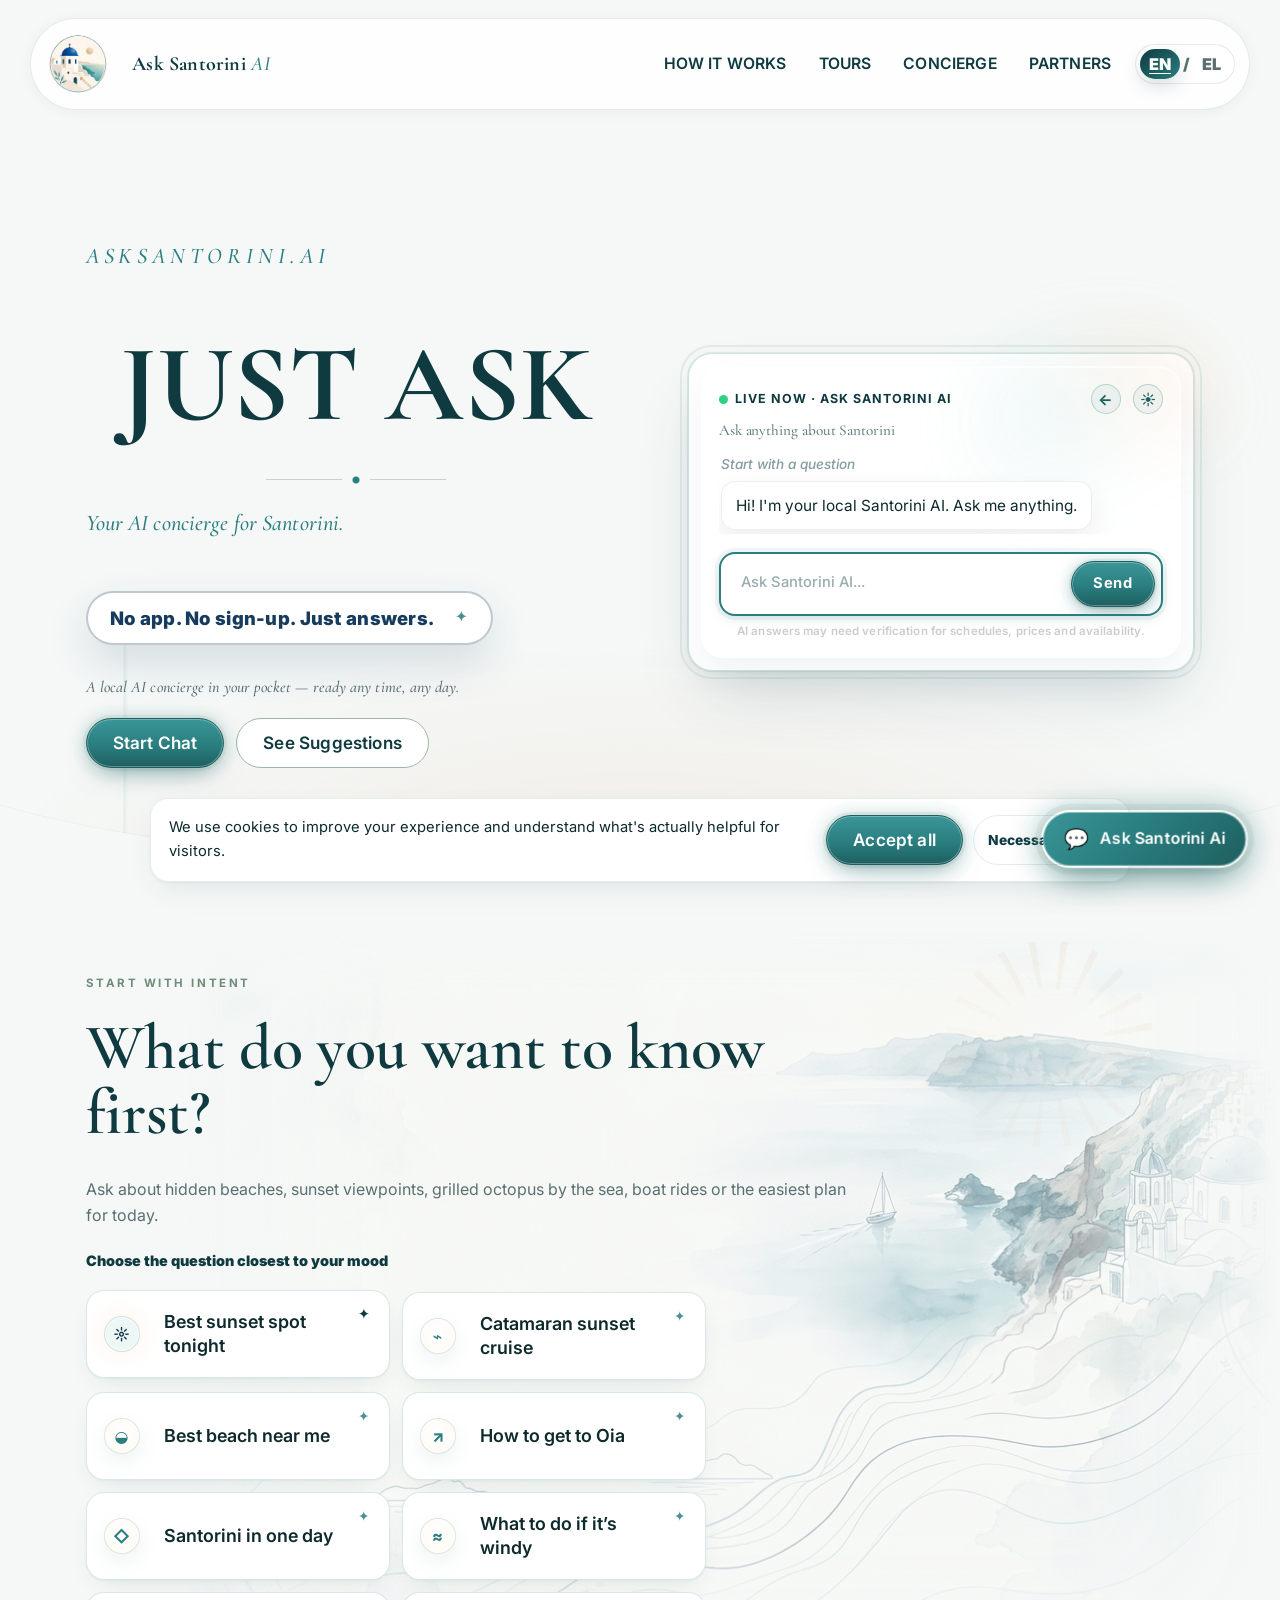
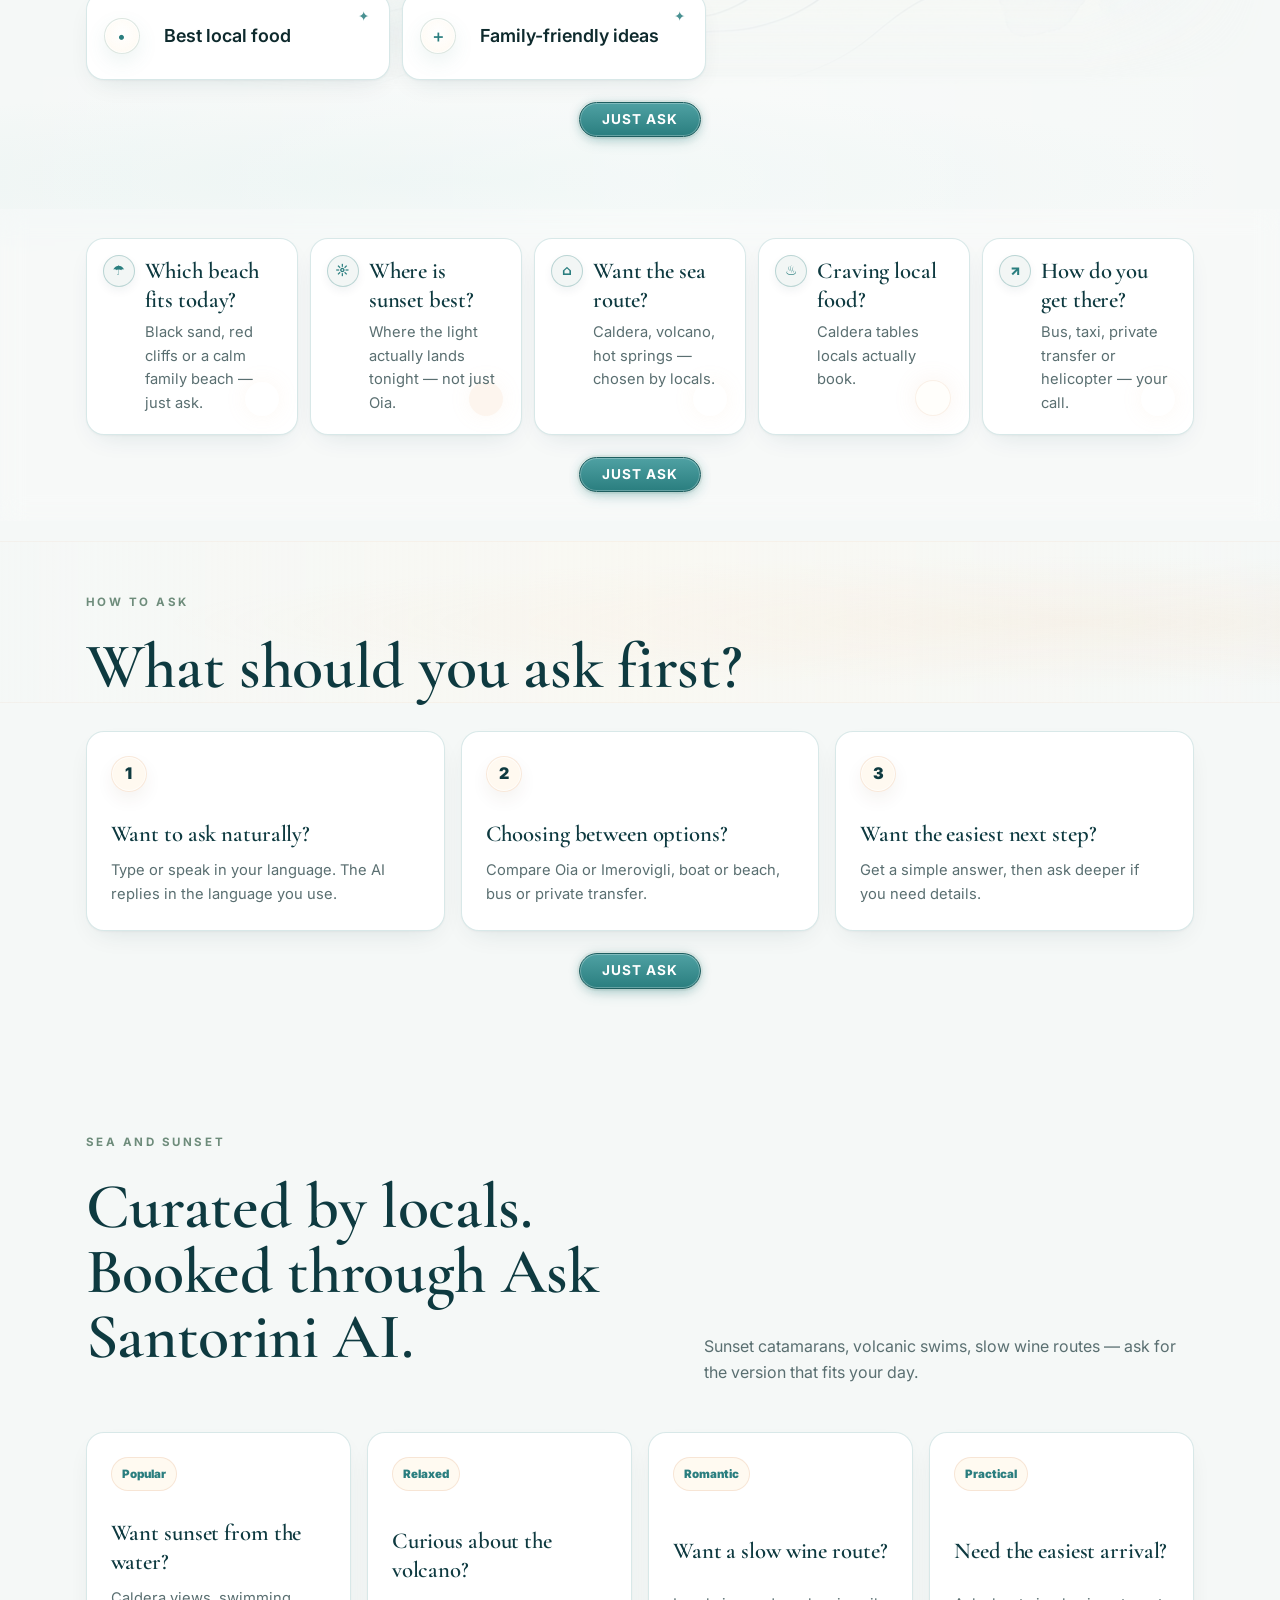
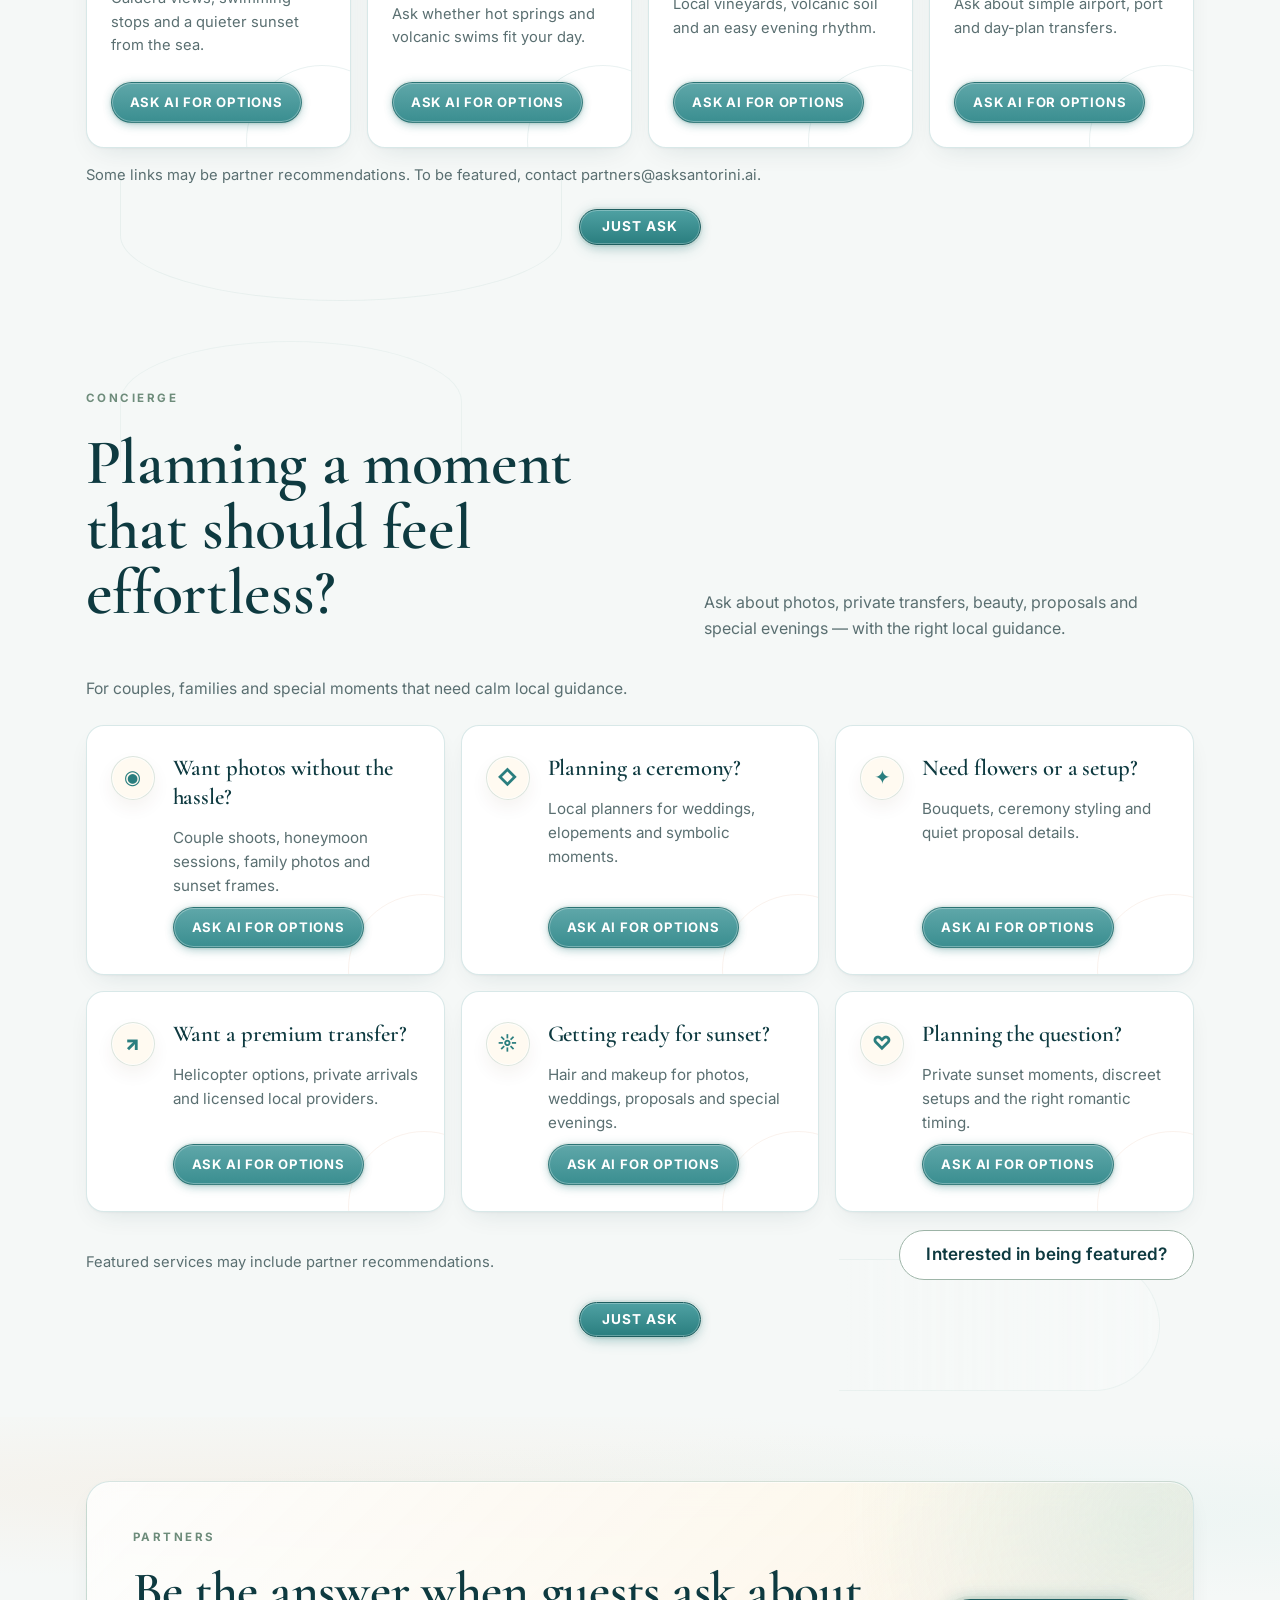
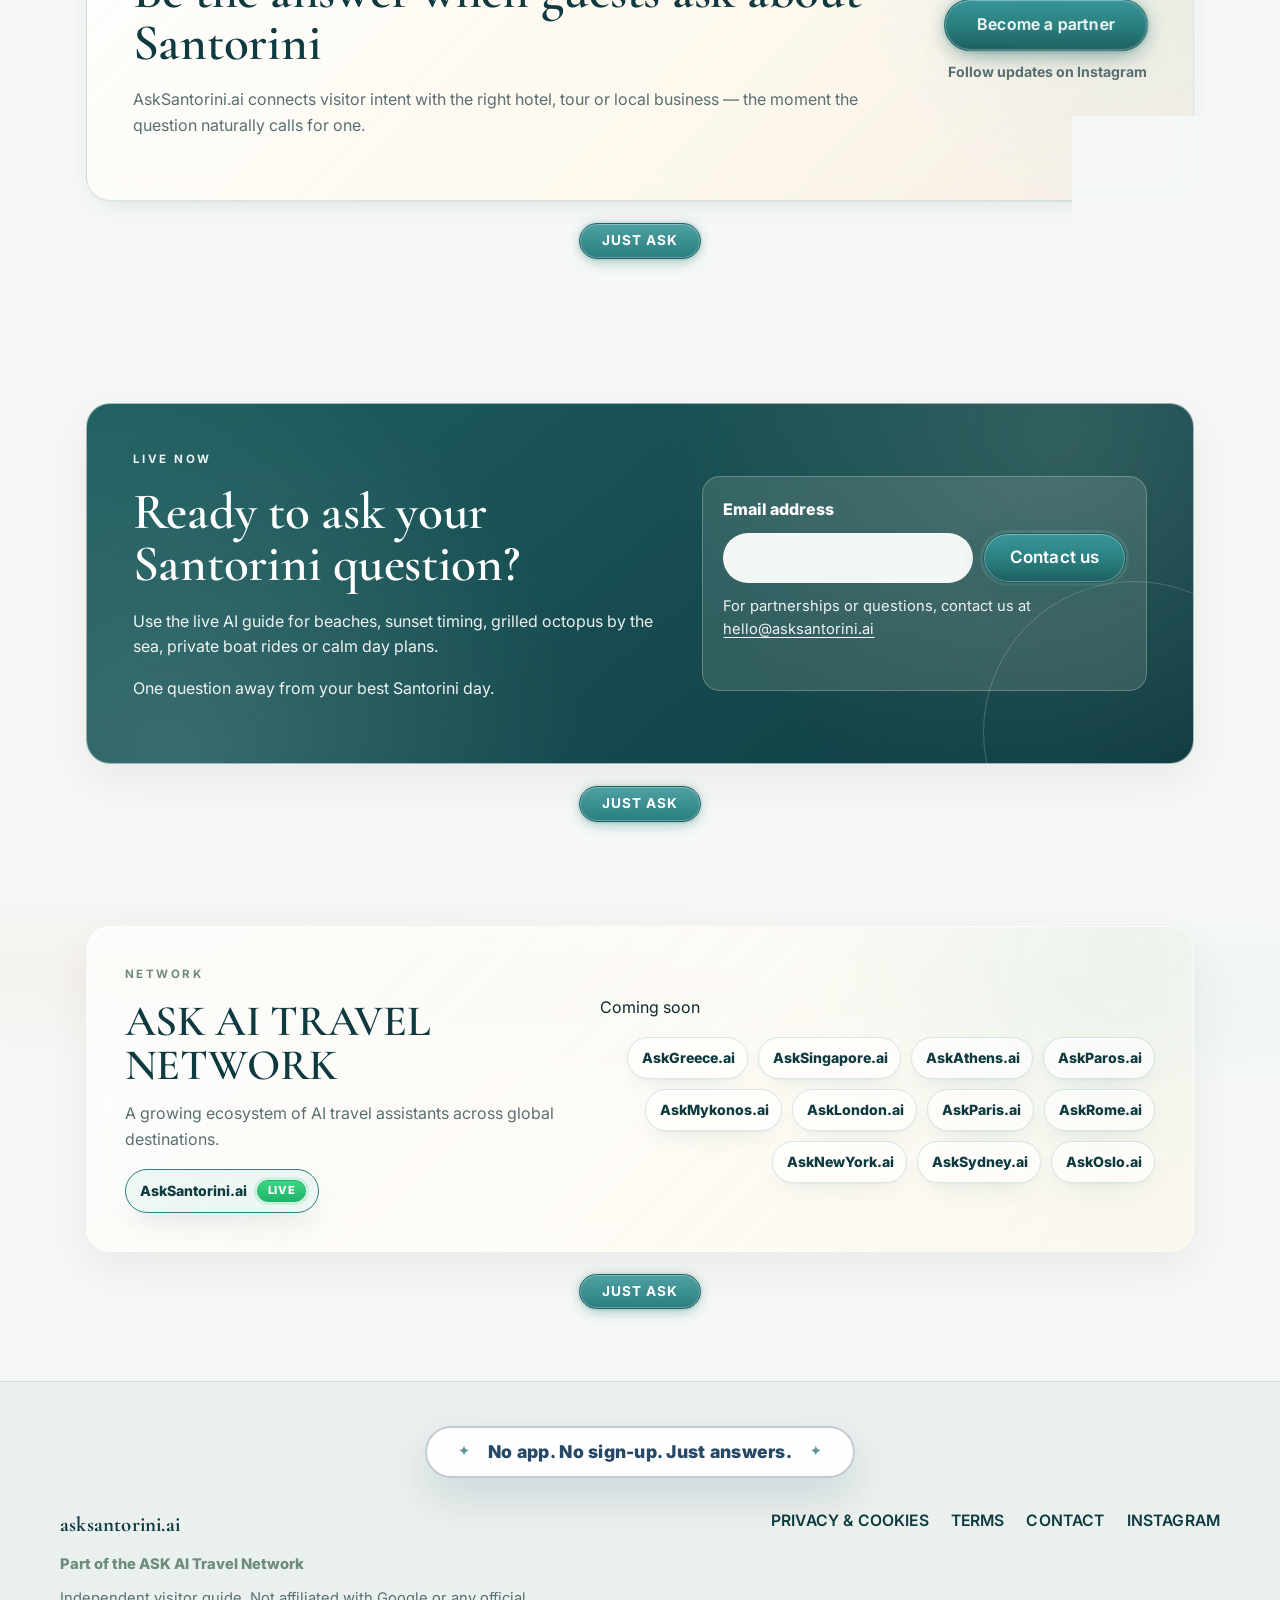
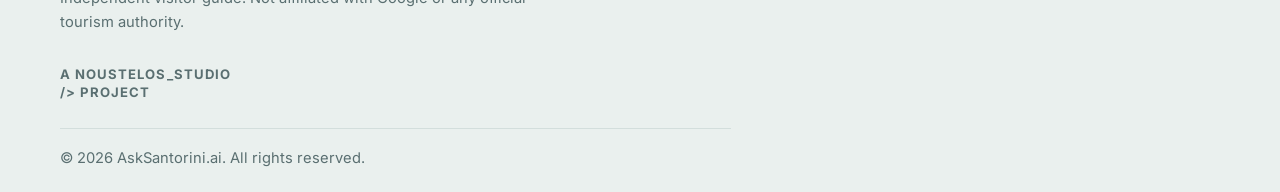
<file: index.html>
<!DOCTYPE html>
<html lang="en">
  <head>
    <meta charset="utf-8">
    <meta name="viewport" content="width=device-width, initial-scale=1">
    <title>AskSantorini.ai – Just Ask Your Santorini AI Guide</title>
    <meta name="description" content="Ask Santorini in real time. Get instant AI answers about beaches, sunsets, tours, food, transport and local experiences in Santorini. No app. No sign-up. Just ask.">
    <meta name="robots" content="index, follow">
    <link rel="canonical" href="https://asksantorini.ai/">
    <link rel="alternate" hreflang="en" href="https://asksantorini.ai/?lang=en">
    <link rel="alternate" hreflang="el" href="https://asksantorini.ai/?lang=el">
    <link rel="alternate" hreflang="x-default" href="https://asksantorini.ai/">
    <meta property="og:title" content="AskSantorini.ai – Just Ask Your Santorini AI Guide">
    <meta property="og:description" content="Ask Santorini in real time. Get instant AI answers about beaches, sunsets, tours, food, transport and local experiences. No app. No sign-up.">
    <meta property="og:url" content="https://asksantorini.ai/">
    <meta property="og:type" content="website">
    <meta property="og:site_name" content="Ask Santorini AI">
    <meta property="og:locale" content="en_US">
    <meta property="og:image" content="https://asksantorini.ai/assets/social/ask-santorini-og.jpg">
    <meta property="og:image:alt" content="Ask Santorini AI logo on a light background">
    <meta property="og:image:width" content="1200">
    <meta property="og:image:height" content="630">
    <meta name="twitter:card" content="summary_large_image">
    <meta name="twitter:title" content="AskSantorini.ai – Just Ask Your Santorini AI Guide">
    <meta name="twitter:description" content="Ask Santorini in real time. Get instant AI answers about beaches, sunsets, tours, food, transport and local experiences.">
    <meta name="twitter:image" content="https://asksantorini.ai/assets/social/ask-santorini-og.jpg">
    <meta name="theme-color" content="#0F3D78">
    <link rel="icon" href="assets/icons/favicon.ico?v=2" sizes="any">
    <link rel="icon" href="assets/icons/favicon-32x32.png?v=2" type="image/png" sizes="32x32">
    <link rel="icon" href="assets/icons/favicon-16x16.png?v=2" type="image/png" sizes="16x16">
    <link rel="apple-touch-icon" href="assets/icons/apple-touch-icon.png?v=2">
    <link rel="preconnect" href="https://fonts.googleapis.com">
    <link rel="preconnect" href="https://fonts.gstatic.com" crossorigin>
    <link href="https://fonts.googleapis.com/css2?family=Cormorant+Garamond:ital,wght@0,500;0,600;0,700;1,500;1,600;1,700&family=Inter:wght@400;500;600;700&family=Playfair+Display:wght@600;700&display=swap" rel="stylesheet">
    <link rel="stylesheet" href="styles.min.css">
    <link rel="stylesheet" href="styles-override.css">
    <script type="application/ld+json">
      {
        "@context": "https://schema.org",
        "@graph": [
          {
            "@type": "WebSite",
            "@id": "https://asksantorini.ai/#website",
            "name": "AskSantorini.ai",
            "url": "https://asksantorini.ai/",
            "description": "AskSantorini.ai is a real-time Santorini AI assistant for travel questions about beaches, sunset spots, tours, food, transport and local experiences.",
            "inLanguage": ["en", "el"],
            "potentialAction": {
              "@type": "SearchAction",
              "target": "https://asksantorini.ai/#ask-ai",
              "query-input": "required name=travel_question"
            }
          },
          {
            "@type": "SoftwareApplication",
            "@id": "https://asksantorini.ai/#ai-travel-assistant",
            "name": "AskSantorini.ai",
            "url": "https://asksantorini.ai/",
            "applicationCategory": "TravelApplication",
            "applicationSubCategory": "AIApplication",
            "operatingSystem": "Web",
            "isAccessibleForFree": true,
            "description": "A Santorini travel guide AI and AI travel planner for Greece that provides real-time travel Q&A for things to do in Santorini, Santorini beaches, Santorini sunset spots, Santorini tours, boat rentals Santorini, food, transport and local experiences.",
            "areaServed": {
              "@type": "Place",
              "name": "Santorini, Greece"
            },
            "serviceType": "Real-time travel Q&A",
            "keywords": [
              "Santorini AI assistant",
              "Santorini travel guide AI",
              "things to do in Santorini",
              "Santorini beaches",
              "Santorini sunset spots",
              "Santorini tours",
              "boat rentals Santorini",
              "AI travel planner Greece"
            ],
            "about": [
              "Santorini AI assistant",
              "Santorini travel guide AI",
              "AI travel planner Greece"
            ],
            "offers": {
              "@type": "Offer",
              "price": "0",
              "priceCurrency": "EUR"
            }
          }
        ]
      }
    </script>
  </head>
  <body id="top">
    <a class="skip-link" href="#main-content">Skip to main content</a>
    <!-- Floating Chat Bubble -->
    <a id="floating-chat-bubble" href="#ask-ai" aria-label="Open Santorini AI Concierge" class="floating-chat-bubble pulse" role="button" style="position:fixed;">
      <span class="bubble-emoji">💬</span>
      <span class="bubble-text">Ask Santorini Ai</span>
      <span class="shimmer"></span>
    </a>
    <header class="site-header">
      <a class="site-logo" href="#top" aria-label="Ask Santorini AI home">
        <picture>
          <img src="assets/photos/logo1.png" width="720" height="180" alt="Ask Santorini AI">
        </picture>
        <span class="site-logo-text">Ask Santorini <em>AI</em></span>
      </a>
      <button class="menu-toggle" type="button" aria-label="Open menu" aria-expanded="false" aria-controls="primary-navigation">
        <span aria-hidden="true"></span>
        <span aria-hidden="true"></span>
        <span aria-hidden="true"></span>
      </button>
      <nav class="site-nav" id="primary-navigation" aria-label="Primary navigation">
        <a href="#how-it-works" data-i18n="navHow">How it works</a>
        <a href="#tours" data-i18n="navTours">Tours</a>
        <a href="#concierge" data-i18n="navConcierge">Concierge</a>
        <a href="#partners" data-i18n="navPartners">Partners</a>
        <a class="mobile-social-link" href="https://www.instagram.com/asksantoriniai/" target="_blank" rel="noopener noreferrer" aria-label="Visit Ask Santorini AI on Instagram" data-i18n-attr="aria-label:instagramAria">Instagram</a>
        <div class="language-toggle" role="group" aria-label="Language">
          <button type="button" data-language="en" aria-label="Switch to English" aria-pressed="true">EN</button>
          <span aria-hidden="true">/</span>
          <button type="button" data-language="el" aria-label="Αλλαγή στα Ελληνικά" aria-pressed="false">EL</button>
        </div>
      </nav>
    </header>

    <main id="main-content">
      <section class="hero section-shell">
        <div class="hero-copy">
          <p class="eyebrow">AskSantorini.ai</p>
          <h1><a class="hero-title-link" href="#ask-ai" data-i18n="heroTitle">JUST ASK</a></h1>
          <p class="hero-subtitle" data-i18n="heroSubtitle">Your luxury AI concierge for Santorini holidays.</p>
          <div class="hero-value-strip" aria-label="No app, no sign-up, just answers">
            <span data-i18n="heroValueStrip">No app. No sign-up. Just answers.</span>
          </div>
          <p class="preview-value-reinforce" data-i18n="heroReinforce">A local concierge in your pocket — open all day, every day.</p>
          <div class="hero-actions" role="group" aria-label="Primary actions">
            <a class="button button-primary pulse" href="#ask-ai" data-i18n="startAsking">Start Chat</a>
            <a class="button button-secondary" href="#questions" data-i18n="seeQuestions">See Suggestions</a>
          </div>
        </div>

        <aside class="chat-card" id="ask-ai" aria-label="Ask Santorini AI live chat">
          <div class="chat-card-top">
            <span class="status-dot" aria-hidden="true"></span>
            <span data-i18n="previewMode">Live · Ask Santorini AI</span>
            <a href="#top" class="chat-back-icon" aria-label="Back to page" onclick="this.closest('.chat-card').classList.remove('chat-card--input-focused');this.blur();">&#8592;</a>
            <button type="button" class="chat-sun-toggle" id="chat-sun-toggle" aria-pressed="false" title="Outdoor mode" aria-label="Toggle outdoor mode" data-i18n-attr="title:sunModeAria, aria-label:sunModeAria">☀</button>
          </div>
          <p class="chat-instruction-line" data-i18n="chatInstructionLine">Ask anything about Santorini</p>
          <div id="chat-box" class="chat-thread chat-box" aria-live="polite">
            <p class="chat-empty-helper" data-i18n="chatEmptyHelper">Start with a question</p>
            <div class="bot-message" data-i18n="chatGreeting">Hi! I'm your local Santorini AI. Ask me anything.</div>
          </div>
          <div class="chat-recent-chips" id="chat-recent-chips" hidden aria-label="Recent questions"></div>
          <div class="input-area">
            <textarea id="user-input" rows="1" data-i18n-attr="placeholder:chatPlaceholder" placeholder="Ask Santorini AI..." autocomplete="off"></textarea>
            <button id="send-btn" class="send-btn" type="button" data-i18n="sendButton">Send</button>
          </div>
          <p class="chatbot-tech-note chat-disclaimer-note" data-i18n="geminiNote">AI answers may need verification for schedules, prices and availability.</p>
          <p class="chatbot-tech-note chat-ai-attribution" data-i18n="aiAttribution">Powered by advanced AI for real-time travel guidance.</p>
        </aside>
      </section>

      <div class="watercolor-bg-deco" aria-hidden="true"></div>

      <section class="questions-section section-shell" id="questions">
        <div class="section-heading compact">
          <p class="eyebrow" data-i18n="demoFeature">Start with intent</p>
          <h2 data-i18n="questionsTitle">What do you want to know first?</h2>
          <p data-i18n="questionsIntro">Ask about hidden beaches, sunset viewpoints, grilled octopus by the sea, boat rides or the easiest plan for today.</p>
        </div>
        <div class="questions-experience">
          <p class="starter-line" data-i18n="starterLine">Choose the question closest to your mood</p>
          <div class="question-grid" role="group" aria-label="Demo questions">
            <button type="button" class="question-card" data-question-key="sunset"><span aria-hidden="true">☼</span><span data-question-text>Best sunset spot tonight</span></button>
            <button type="button" class="question-card" data-question-key="catamaran"><span aria-hidden="true">⌁</span><span data-question-text>Catamaran sunset cruise</span></button>
            <button type="button" class="question-card" data-question-key="beach"><span aria-hidden="true">◒</span><span data-question-text>Best beach near me</span></button>
            <button type="button" class="question-card" data-question-key="oia"><span aria-hidden="true">↗</span><span data-question-text>How to get to Oia</span></button>
            <button type="button" class="question-card" data-question-key="oneDay"><span aria-hidden="true">◇</span><span data-question-text>Santorini in one day</span></button>
            <button type="button" class="question-card" data-question-key="windy"><span aria-hidden="true">≈</span><span data-question-text>What to do if it's windy</span></button>
            <button type="button" class="question-card" data-question-key="food"><span aria-hidden="true">•</span><span data-question-text>Best local food</span></button>
            <button type="button" class="question-card" data-question-key="family"><span aria-hidden="true">＋</span><span data-question-text>Family-friendly ideas</span></button>
          </div>
        </div>
        <a class="section-micro-cta" href="#ask-ai" data-i18n="questionsMicroCta">Ask now</a>
      </section>

      <section class="feature-strip" aria-label="Guide topics">
        <div class="feature-row section-shell">
          <a class="feature-card ask-ai-link" href="#ask-ai"
            data-chat-prefill-en="Which beach in Santorini is best for me today? Black sand, red cliffs, or something calm?"
            data-chat-prefill-el="Ποια παραλία στη Σαντορίνη ταιριάζει για σήμερα; Μαύρη άμμος, κόκκινοι βράχοι ή κάτι ήσυχο;">
            <h3 data-i18n="featureBeaches">Which beach fits today?</h3>
            <p data-i18n="featureBeachesLine">Black sand, red cliffs or family calm — just ask.</p>
          </a>
          <a class="feature-card ask-ai-link" href="#ask-ai"
            data-chat-prefill-en="Where is the best place to watch the sunset in Santorini tonight?"
            data-chat-prefill-el="Πού είναι το καλύτερο μέρος για ηλιοβασίλεμα στη Σαντορίνη απόψε;">
            <h3 data-i18n="featureSunsets">Where is sunset best?</h3>
            <p data-i18n="featureSunsetsLine">Where the light actually lands tonight — not just Oia.</p>
          </a>
          <a class="feature-card ask-ai-link" href="#ask-ai"
            data-chat-prefill-en="Tell me about Caldera boat tours in Santorini — volcano, hot springs, and sea experiences."
            data-chat-prefill-el="Πες μου για θαλάσσιες εκδρομές στη Σαντορίνη — Καλντέρα, ηφαίστειο, θερμά νερά.">
            <h3 data-i18n="featureTours">Want the sea route?</h3>
            <p data-i18n="featureToursLine">Caldera, volcano, hot springs — chosen by locals.</p>
          </a>
          <a class="feature-card ask-ai-link" href="#ask-ai"
            data-chat-prefill-en="What are the best local restaurants and food experiences in Santorini?"
            data-chat-prefill-el="Ποια είναι τα καλύτερα τοπικά εστιατόρια και γαστρονομικές εμπειρίες στη Σαντορίνη;">
            <h3 data-i18n="featureFood">Craving local food?</h3>
            <p data-i18n="featureFoodLine">Caldera tables locals actually book.</p>
          </a>
          <a class="feature-card ask-ai-link" href="#ask-ai"
            data-chat-prefill-en="How do I get around Santorini? What are my transport options — bus, taxi, or private transfer?"
            data-chat-prefill-el="Πώς μετακινούμαι στη Σαντορίνη; Ποιες είναι οι επιλογές μεταφοράς — λεωφορείο, ταξί ή ιδιωτικό;">
            <h3 data-i18n="featureTransport">How do you get there?</h3>
            <p data-i18n="featureTransportLine">Bus, taxi, private transfer or helicopter — your call.</p>
          </a>
        </div>
        <a class="section-micro-cta" href="#ask-ai" data-i18n="featureMicroCta">Ask the concierge</a>
      </section>

      <section class="how-section section-shell" id="how-it-works">
        <div class="section-heading">
          <p class="eyebrow" data-i18n="howEyebrow">How to ask</p>
          <h2 data-i18n="howTitle">What should you ask first?</h2>
        </div>
        <div class="steps-grid">
          <article class="step-card">
            <span>1</span>
            <h3 data-i18n="howLanguageTitle">Want to ask naturally?</h3>
            <p data-i18n="howLanguageText">Type or speak in your language. The AI replies in the language you use.</p>
          </article>
          <article class="step-card">
            <span>2</span>
            <h3 data-i18n="step2Title">Choosing between options?</h3>
            <p data-i18n="step2Text">Compare Oia or Imerovigli, boat or beach, bus or private transfer.</p>
          </article>
          <article class="step-card">
            <span>3</span>
            <h3 data-i18n="step3Title">Want the easiest next step?</h3>
            <p data-i18n="step3Text">Get a simple answer, then ask deeper if you need details.</p>
          </article>
        </div>
        <a class="section-micro-cta" href="#ask-ai" data-i18n="howMicroCta">Get an instant answer</a>
      </section>

      <section class="tours-section section-shell" id="tours">
        <div class="section-heading split-heading">
          <div>
            <p class="eyebrow" data-i18n="toursEyebrow">Sea and sunset</p>
            <h2 data-i18n="toursTitle">Want a private boat experience?</h2>
          </div>
          <p data-i18n="toursIntro">Ask about sunset catamarans, volcanic swims, wine routes and sea days without overplanning.</p>
        </div>
        <div class="tour-grid">
          <article class="tour-card">
            <span class="tour-label" data-i18n="tourLabelPopular">Popular</span>
            <h3 data-i18n="tourCatamaranTitle">Want sunset from the water?</h3>
            <p data-i18n="tourCatamaranText">Caldera views, swimming stops and a quieter sunset from the sea.</p>
            <a href="#ask-ai" class="tour-status tour-card-cta ask-ai-link" data-chat-prefill-en="Can you suggest sunset catamaran options in Santorini?" data-chat-prefill-el="Μπορείς να προτείνεις επιλογές για καταμαράν στο ηλιοβασίλεμα στη Σαντορίνη;" data-i18n="tourStatus">Ask AI for options</a>
          </article>
          <article class="tour-card">
            <span class="tour-label" data-i18n="tourLabelClassic">Relaxed</span>
            <h3 data-i18n="tourVolcanoTitle">Curious about the volcano?</h3>
            <p data-i18n="tourVolcanoText">Ask whether hot springs and volcanic swims fit your day.</p>
            <a href="#ask-ai" class="tour-status tour-card-cta ask-ai-link" data-chat-prefill-en="What should I know about volcano and hot springs tours in Santorini?" data-chat-prefill-el="Τι πρέπει να ξέρω για εκδρομές στο ηφαίστειο και στα θερμά νερά στη Σαντορίνη;" data-i18n="tourStatus">Ask AI for options</a>
          </article>
          <article class="tour-card">
            <span class="tour-label" data-i18n="tourLabelRomantic">Romantic</span>
            <h3 data-i18n="tourWineTitle">Want a slow wine route?</h3>
            <p data-i18n="tourWineText">Local vineyards, volcanic soil and an easy evening rhythm.</p>
            <a href="#ask-ai" class="tour-status tour-card-cta ask-ai-link" data-chat-prefill-en="Can you suggest wine tasting ideas in Santorini?" data-chat-prefill-el="Μπορείς να προτείνεις ιδέες για wine tasting στη Σαντορίνη;" data-i18n="tourStatus">Ask AI for options</a>
          </article>
          <article class="tour-card">
            <span class="tour-label" data-i18n="tourLabelPractical">Practical</span>
            <h3 data-i18n="tourTransfersTitle">Need the easiest arrival?</h3>
            <p data-i18n="tourTransfersText">Ask about simple airport, port and day-plan transfers.</p>
            <a href="#ask-ai" class="tour-status tour-card-cta ask-ai-link" data-chat-prefill-en="What is the easiest transfer option in Santorini?" data-chat-prefill-el="Ποια είναι η πιο εύκολη επιλογή μεταφοράς στη Σαντορίνη;" data-i18n="tourStatus">Ask AI for options</a>
          </article>
        </div>
        <p class="disclosure"><span data-i18n="partnerDisclosure">Some links may be partner recommendations.</span> <span data-i18n="toBeFeatured">To be featured, contact</span> <a href="mailto:partners@asksantorini.ai">partners@asksantorini.ai</a>.</p>
        <a class="section-micro-cta" href="#ask-ai" data-i18n="toursMicroCta">Ask now</a>
      </section>

      <section class="concierge-section section-shell" id="concierge">
        <div class="section-heading split-heading">
          <div>
            <p class="eyebrow" data-i18n="conciergeEyebrow">Concierge</p>
            <h2 data-i18n="conciergeTitle">Planning a moment that should feel effortless?</h2>
          </div>
          <p data-i18n="conciergeIntro">Ask about photos, private transfers, beauty, proposals and special evenings with the right Santorini context.</p>
        </div>
        <p class="concierge-note" data-i18n="conciergeSeoLine">For couples, families and special moments that need calm local guidance.</p>
        <div class="concierge-grid">
          <article class="concierge-card">
            <span class="concierge-icon" aria-hidden="true">◉</span>
            <div class="concierge-card-content">
              <h3 data-i18n="conciergePhotographersTitle">Want photos without guessing?</h3>
              <p data-i18n="conciergePhotographersText">Couple shoots, honeymoon sessions, family photos and sunset frames.</p>
              <a href="#ask-ai" class="tour-status concierge-card-cta ask-ai-link" data-chat-prefill-en="Can you suggest photographer options in Santorini?" data-chat-prefill-el="Μπορείς να προτείνεις επιλογές για φωτογράφο στη Σαντορίνη;" data-i18n="askAiForOptions">Ask AI for options</a>
            </div>
          </article>
          <article class="concierge-card">
            <span class="concierge-icon" aria-hidden="true">◇</span>
            <div class="concierge-card-content">
              <h3 data-i18n="conciergeWeddingTitle">Planning a ceremony?</h3>
              <p data-i18n="conciergeWeddingText">Local planners for weddings, elopements and symbolic moments.</p>
              <a href="#ask-ai" class="tour-status concierge-card-cta ask-ai-link" data-chat-prefill-en="Can you suggest wedding planner options in Santorini?" data-chat-prefill-el="Μπορείς να προτείνεις επιλογές για wedding planner στη Σαντορίνη;" data-i18n="askAiForOptions">Ask AI for options</a>
            </div>
          </article>
          <article class="concierge-card">
            <span class="concierge-icon" aria-hidden="true">✦</span>
            <div class="concierge-card-content">
              <h3 data-i18n="conciergeFlowersTitle">Need flowers or a setup?</h3>
              <p data-i18n="conciergeFlowersText">Bouquets, ceremony styling and quiet proposal details.</p>
              <a href="#ask-ai" class="tour-status concierge-card-cta ask-ai-link" data-chat-prefill-en="Can you suggest flowers and decoration options in Santorini?" data-chat-prefill-el="Μπορείς να προτείνεις επιλογές για λουλούδια και διακόσμηση στη Σαντορίνη;" data-i18n="askAiForOptions">Ask AI for options</a>
            </div>
          </article>
          <article class="concierge-card">
            <span class="concierge-icon" aria-hidden="true">↗</span>
            <div class="concierge-card-content">
              <h3 data-i18n="conciergeTransfersTitle">Want a premium transfer?</h3>
              <p data-i18n="conciergeTransfersText">Helicopter options, private arrivals and licensed local providers.</p>
              <a href="#ask-ai" class="tour-status concierge-card-cta ask-ai-link" data-chat-prefill-en="Can you suggest premium transfer options in Santorini?" data-chat-prefill-el="Μπορείς να προτείνεις premium επιλογές μεταφοράς στη Σαντορίνη;" data-i18n="askAiForOptions">Ask AI for options</a>
            </div>
          </article>
          <article class="concierge-card">
            <span class="concierge-icon" aria-hidden="true">☼</span>
            <div class="concierge-card-content">
              <h3 data-i18n="conciergeBeautyTitle">Getting ready for sunset?</h3>
              <p data-i18n="conciergeBeautyText">Hair and makeup for photos, weddings, proposals and special evenings.</p>
              <a href="#ask-ai" class="tour-status concierge-card-cta ask-ai-link" data-chat-prefill-en="Can you suggest hair and makeup options in Santorini?" data-chat-prefill-el="Μπορείς να προτείνεις επιλογές για hair και makeup στη Σαντορίνη;" data-i18n="askAiForOptions">Ask AI for options</a>
            </div>
          </article>
          <article class="concierge-card">
            <span class="concierge-icon" aria-hidden="true">♡</span>
            <div class="concierge-card-content">
              <h3 data-i18n="conciergeProposalTitle">Planning the question?</h3>
              <p data-i18n="conciergeProposalText">Private sunset moments, simple setups and romantic timing.</p>
              <a href="#ask-ai" class="tour-status concierge-card-cta ask-ai-link" data-chat-prefill-en="Can you suggest proposal planning ideas in Santorini?" data-chat-prefill-el="Μπορείς να προτείνεις ιδέες για πρόταση γάμου στη Σαντορίνη;" data-i18n="askAiForOptions">Ask AI for options</a>
            </div>
          </article>
        </div>
        <div class="concierge-footer">
          <p class="disclosure" data-i18n="conciergeDisclosure">Featured services may include partner recommendations.</p>
          <a class="button button-secondary" href="mailto:partners@asksantorini.ai?subject=AskSantorini.ai%20Concierge%20Services" data-i18n="conciergeCta">Interested in being featured?</a>
        </div>
        <a class="section-micro-cta" href="#ask-ai" data-i18n="conciergeMicroCta">Just ask</a>
      </section>

      <section class="partners-section section-shell" id="partners">
        <div class="partners-panel">
          <div>
            <p class="eyebrow" data-i18n="partnersEyebrow">Partners</p>
            <h2 data-i18n="partnersTitle">Want visitors to find you when they ask?</h2>
            <p data-i18n="partnersText">AskSantorini.ai connects visitor intent with relevant hotels, tours and local businesses when the answer naturally calls for them.</p>
          </div>
          <div class="partner-actions">
            <a class="button button-primary" href="mailto:partners@asksantorini.ai?subject=AskSantorini.ai%20Partnership" data-i18n="becomePartner">Become a partner</a>
            <a class="partner-social-link" href="https://www.instagram.com/asksantoriniai/" target="_blank" rel="noopener noreferrer" aria-label="Visit Ask Santorini AI on Instagram" data-i18n="instagramUpdates" data-i18n-attr="aria-label:instagramAria">Follow updates on Instagram</a>
          </div>
        </div>
        <a class="section-micro-cta" href="#ask-ai" data-i18n="partnersMicroCta">Get an instant answer</a>
      </section>

      <section class="chatbot-section section-shell" id="chatbot">
        <div class="chatbot-panel">
          <div class="chatbot-copy">
            <p class="eyebrow" data-i18n="earlyAccessEyebrow">Live now</p>
            <h2 data-i18n="earlyAccessTitle">Ready to ask your Santorini question?</h2>
            <p data-i18n="earlyAccessIntro">Use the live AI guide for beaches, sunset timing, grilled octopus by the sea, private boat rides or calm day plans.</p>
            <p data-i18n="earlyAccessText">No app. No sign-up. Just a direct answer.</p>
          </div>
          <form class="notify-form" id="notify-form" novalidate>
            <label for="email" data-i18n="emailLabel">Email address</label>
            <div class="honeypot" aria-hidden="true">
              <label for="company" data-i18n="companyLabel">Company</label>
              <input id="company" name="company" type="text" tabindex="-1" autocomplete="off">
            </div>
            <div class="form-row">
              <input id="email" name="email" type="email" autocomplete="email" required inputmode="email" aria-describedby="form-note form-status">
              <button class="button button-primary" type="submit" data-i18n="contactCta">Contact us</button>
            </div>
            <p class="form-note" id="form-note"><span data-i18n="contactForNow">For partnerships or questions, contact us at</span> <a href="mailto:hello@asksantorini.ai">hello@asksantorini.ai</a></p>
            <p class="form-status" id="form-status" role="status" aria-live="polite"></p>
          </form>
        </div>
        <a class="section-micro-cta" href="#ask-ai" data-i18n="chatbotMicroCta">Ask now</a>
      </section>

      <section class="network-section section-shell" aria-labelledby="network-title">
        <div class="network-panel">
          <div class="network-copy">
            <p class="eyebrow" data-i18n="networkEyebrow">Network</p>
            <h2 id="network-title" data-i18n="networkTitle">ASK AI TRAVEL NETWORK</h2>
            <p data-i18n="networkIntro">A growing ecosystem of AI travel assistants across global destinations.</p>
            <a class="network-destination is-live network-featured" href="https://asksantorini.ai">
              <span>AskSantorini.ai</span>
              <span class="network-badge" data-i18n="networkLiveBadge">Live</span>
            </a>
          </div>
          <div class="network-soon-col" aria-label="ASK AI Travel Network destinations">
            <p class="network-soon-label" data-i18n="networkSoonBadge">Coming soon</p>
            <div class="network-destinations">
              <div class="network-destination"><span>AskGreece.ai</span></div>
              <div class="network-destination"><span>AskSingapore.ai</span></div>
              <div class="network-destination"><span>AskAthens.ai</span></div>
              <div class="network-destination"><span>AskParos.ai</span></div>
              <div class="network-destination"><span>AskMykonos.ai</span></div>
              <div class="network-destination"><span>AskLondon.ai</span></div>
              <div class="network-destination"><span>AskParis.ai</span></div>
              <div class="network-destination"><span>AskRome.ai</span></div>
              <div class="network-destination"><span>AskNewYork.ai</span></div>
              <div class="network-destination"><span>AskSydney.ai</span></div>
              <div class="network-destination"><span>AskOslo.ai</span></div>
            </div>
          </div>
        </div>
        <a class="section-micro-cta" href="#ask-ai" data-i18n="networkMicroCta">Just ask</a>
      </section>
    </main>

    <section class="seo-context" aria-label="AskSantorini.ai search context">
      <h2>AskSantorini.ai is a Santorini AI assistant</h2>
      <p>Use this Santorini travel guide AI for things to do in Santorini, Santorini beaches, Santorini sunset spots, Santorini tours, boat rentals Santorini, food, transport and local experiences. AskSantorini.ai works as an AI travel planner for Greece focused on real-time Santorini questions.</p>
    </section>

    <footer class="site-footer">
      <div class="footer-inner section-shell">
        <div class="footer-value-strip">
          <span class="footer-value-icon">✦</span> No app. No sign-up. Just answers. <span class="footer-value-icon">✦</span>
        </div>
        <div class="footer-brand-group">
          <a class="footer-brand" href="#top">asksantorini.ai</a>
          <p class="footer-network-line" data-i18n="footerNetworkLine">Part of the ASK AI Travel Network</p>
          <p data-i18n="footerDisclaimer">Independent visitor guide. Not affiliated with Google or any official tourism authority.</p>
          <a class="footer-credit" href="https://noustelos.gr" target="_blank" rel="noopener">A NOUSTELOS_STUDIO /&gt; project</a>
        </div>
        <div class="footer-links">
          <a href="privacy-policy.html" data-i18n="privacyLink">Privacy &amp; Cookies</a>
          <button type="button" data-modal="terms-modal" data-i18n="termsLink">Terms</button>
          <a href="mailto:hello@asksantorini.ai" data-i18n="navContact">Contact</a>
          <a href="https://www.instagram.com/asksantoriniai/" target="_blank" rel="noopener noreferrer" aria-label="Visit Ask Santorini AI on Instagram" data-i18n-attr="aria-label:instagramAria">Instagram</a>
        </div>
        <p class="footer-copyright">&copy; <span id="current-year">2026</span> AskSantorini.ai. <span data-i18n="allRights">All rights reserved.</span></p>
      </div>
    </footer>

    <section class="cookie-banner is-hidden" id="cookie-banner" aria-label="Cookie notice" data-i18n-attr="aria-label:cookieNoticeAria">
      <p data-i18n="cookieText">We use cookies to improve your experience and understand site traffic.</p>
      <div class="cookie-actions">
        <button class="button button-primary" type="button" id="accept-cookies" data-i18n="acceptCookies">Accept all</button>
        <button class="cookie-secondary" type="button" id="essential-cookies" data-i18n="essentialCookies">Necessary only</button>
      </div>
    </section>

    <dialog class="info-modal" id="privacy-modal" aria-labelledby="privacy-title">
      <div class="modal-content">
        <button class="modal-close" type="button" data-close aria-label="Close privacy notice" data-i18n="closeButton" data-i18n-attr="aria-label:privacyCloseAria">Close</button>
        <h2 id="privacy-title" data-i18n="privacyTitle">Privacy Policy</h2>
        <p data-i18n="privacyP1">This Privacy Policy describes how AskSantorini.ai collects and processes personal data while providing informational and digital services.</p>
        <p data-i18n="privacyP2">We may collect your email address when you contact us.</p>
        <p data-i18n="privacyP3">We do not sell personal data.</p>
        <p data-i18n="privacyP4">The site may use necessary cookies for basic functionality and, with consent, analytics cookies to improve the user experience.</p>
        <p><span data-i18n="privacyP5">You can request access, correction or deletion of your data by contacting</span> <a href="mailto:info@asksantorini.ai">info@asksantorini.ai</a>.</p>
      </div>
    </dialog>

    <dialog class="info-modal" id="terms-modal" aria-labelledby="terms-title">
      <div class="modal-content">
        <button class="modal-close" type="button" data-close aria-label="Close terms notice" data-i18n="closeButton" data-i18n-attr="aria-label:termsCloseAria">Close</button>
        <h2 id="terms-title" data-i18n="termsTitle">Terms</h2>
        <p data-i18n="termsP1">Some links may be partner recommendations. Information should be verified before booking or traveling.</p>
        <p data-i18n="termsP2">AskSantorini.ai is an independent visitor guide and not an official tourism authority.</p>
        <p><span data-i18n="termsP3">For legal or general information questions, contact</span> <a href="mailto:info@asksantorini.ai">info@asksantorini.ai</a>.</p>
      </div>
    </dialog>

    <script src="script.js" defer></script>
    <script>
      // Floating bubble — lightweight "landed" highlight on top of
      // script.js's existing #ask-ai click delegate (which handles
      // smooth scroll + URL hash + desktop focus). Keep this minimal:
      // we ONLY add the pulse highlight class, nothing else.
      (function () {
        const bubble = document.getElementById('floating-chat-bubble');
        const chat = document.getElementById('ask-ai');
        if (!bubble || !chat) return;
        bubble.addEventListener('click', () => {
          chat.classList.add('chat-highlight');
          window.setTimeout(() => chat.classList.remove('chat-highlight'), 1400);
        });
      })();
    </script>
  </body>
</html>
</file>
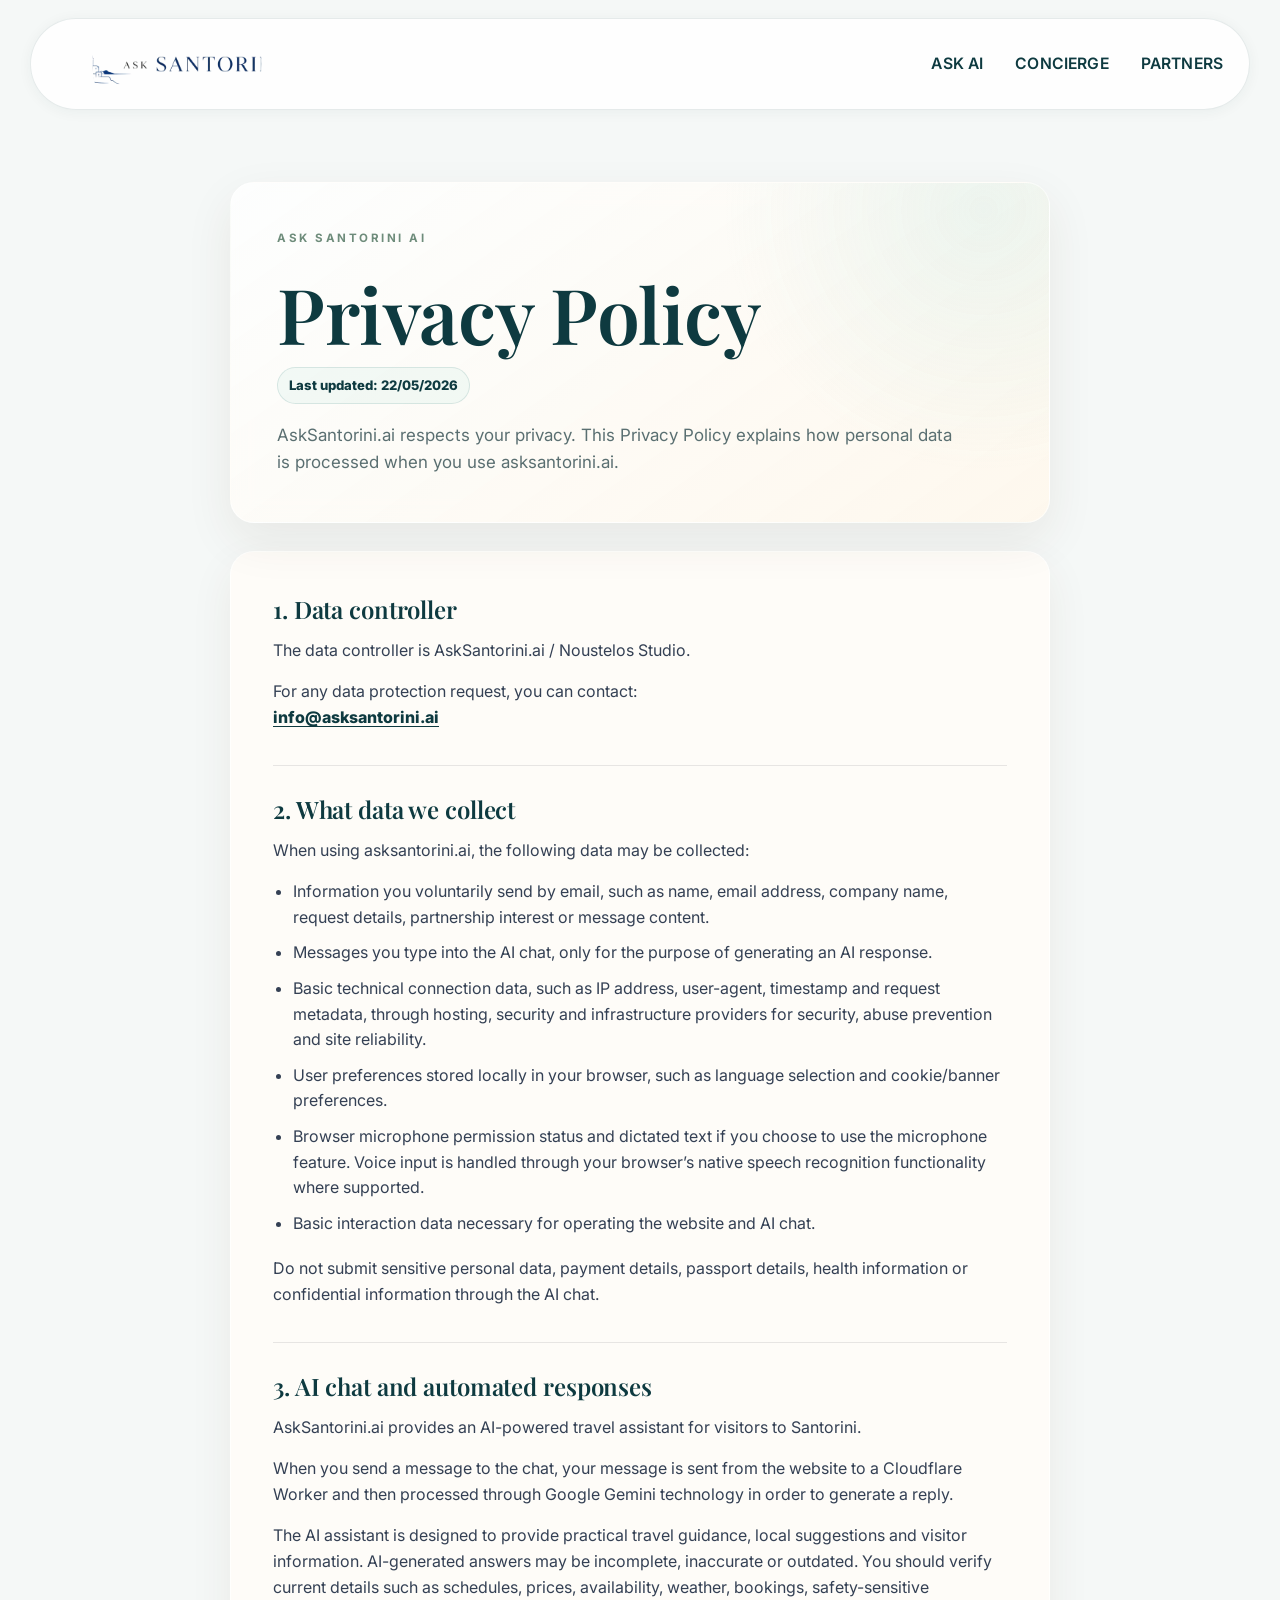
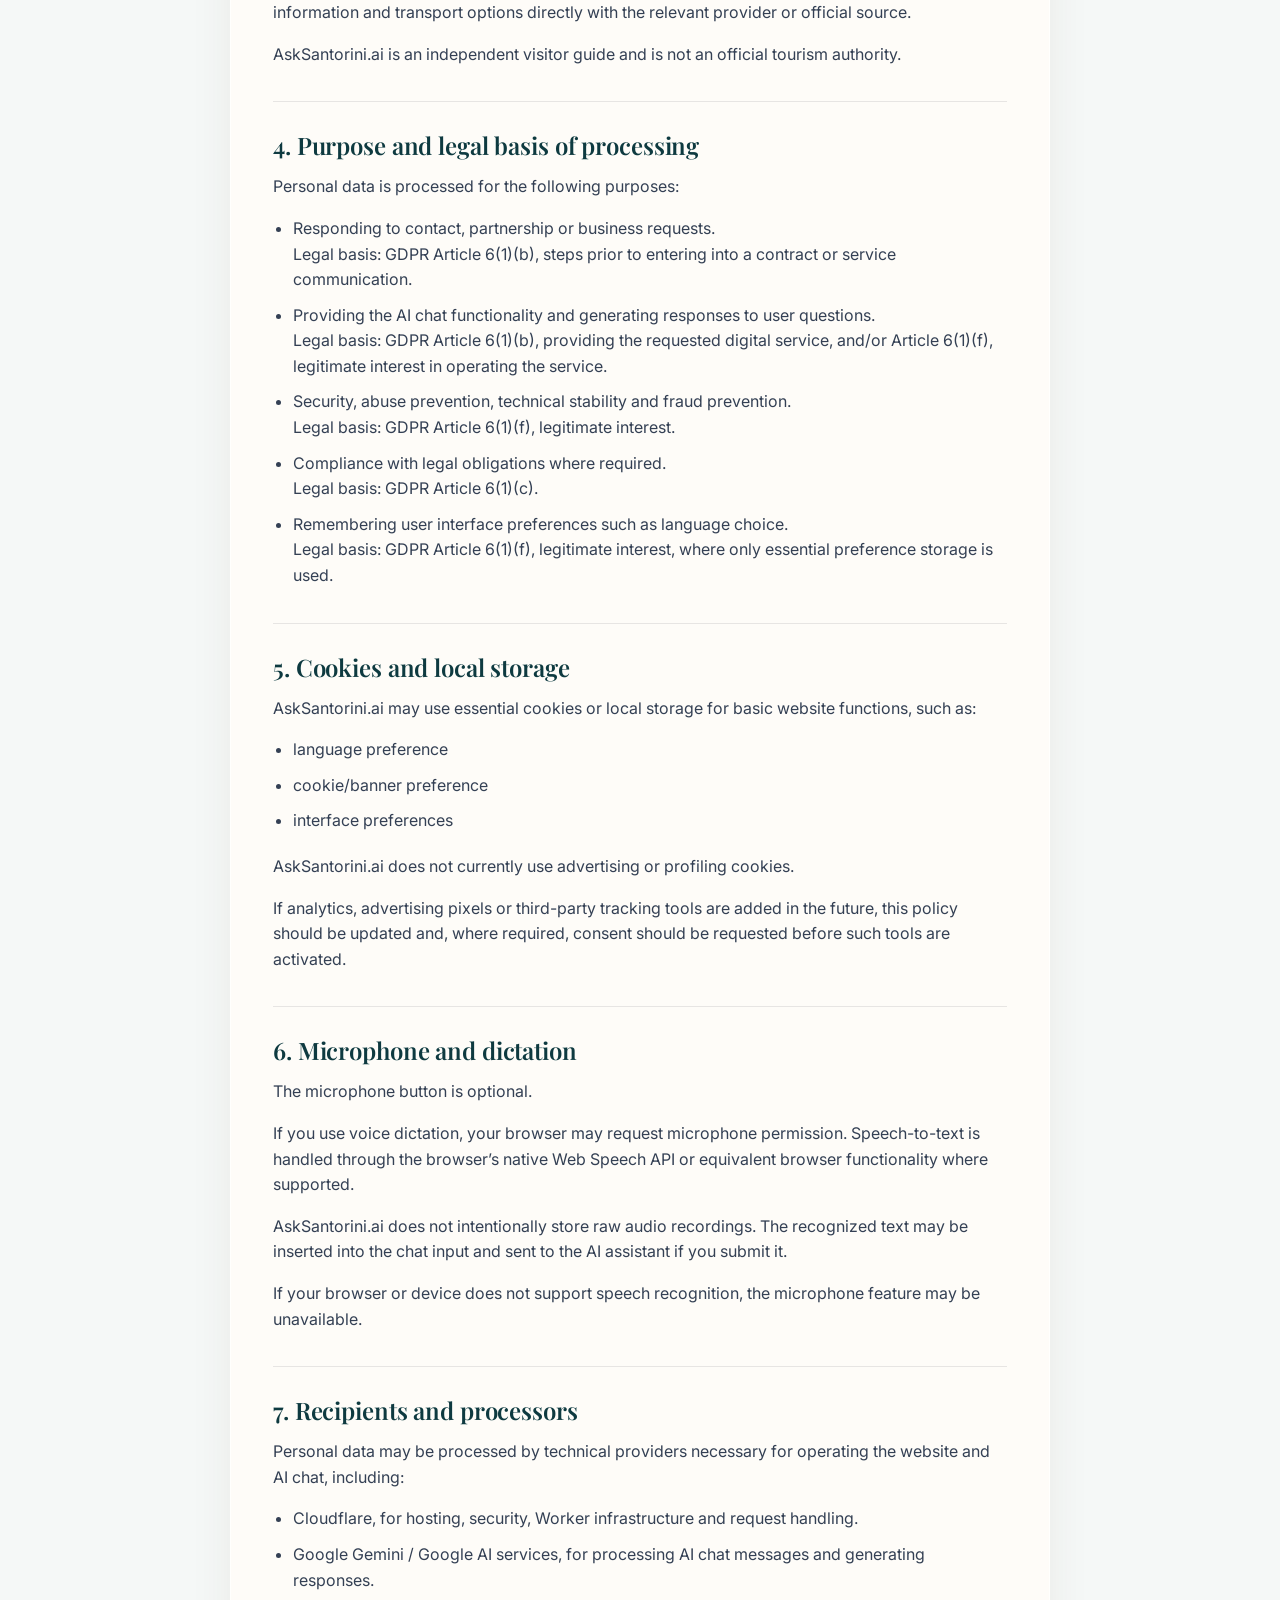
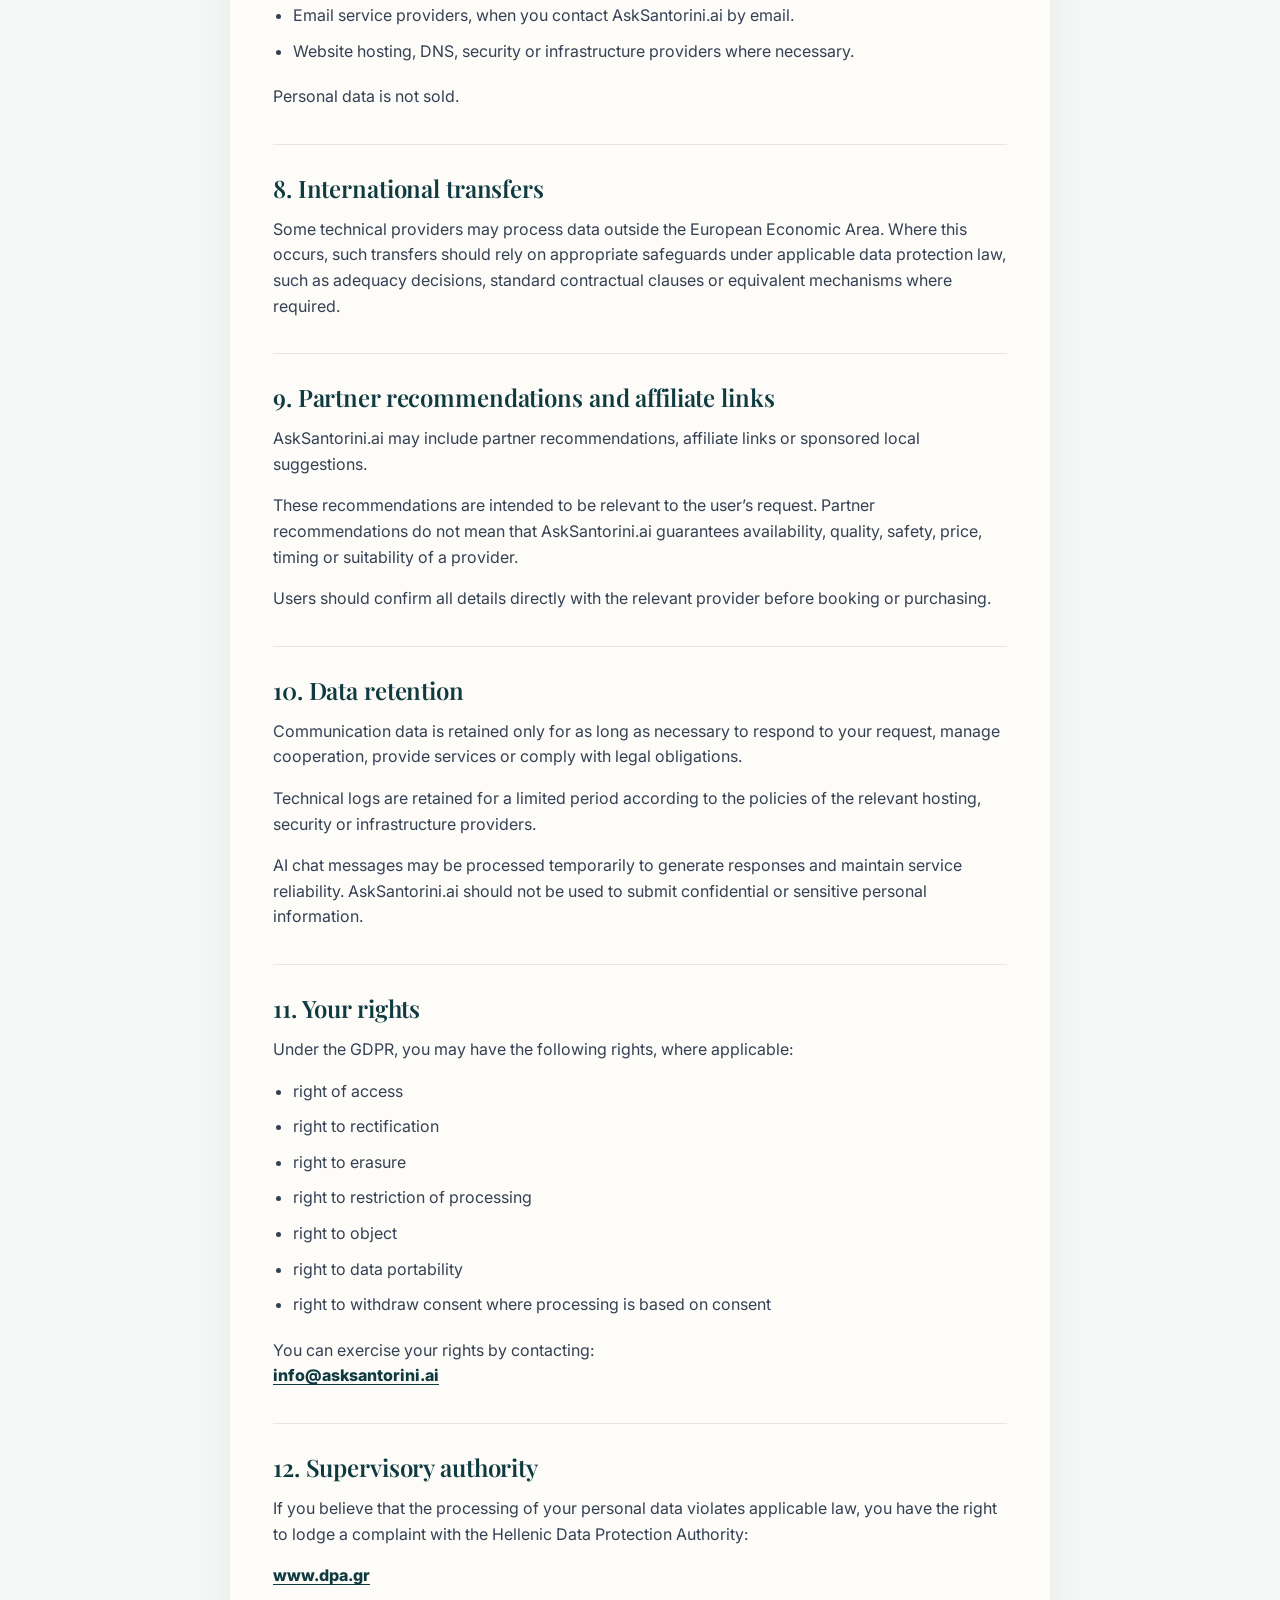
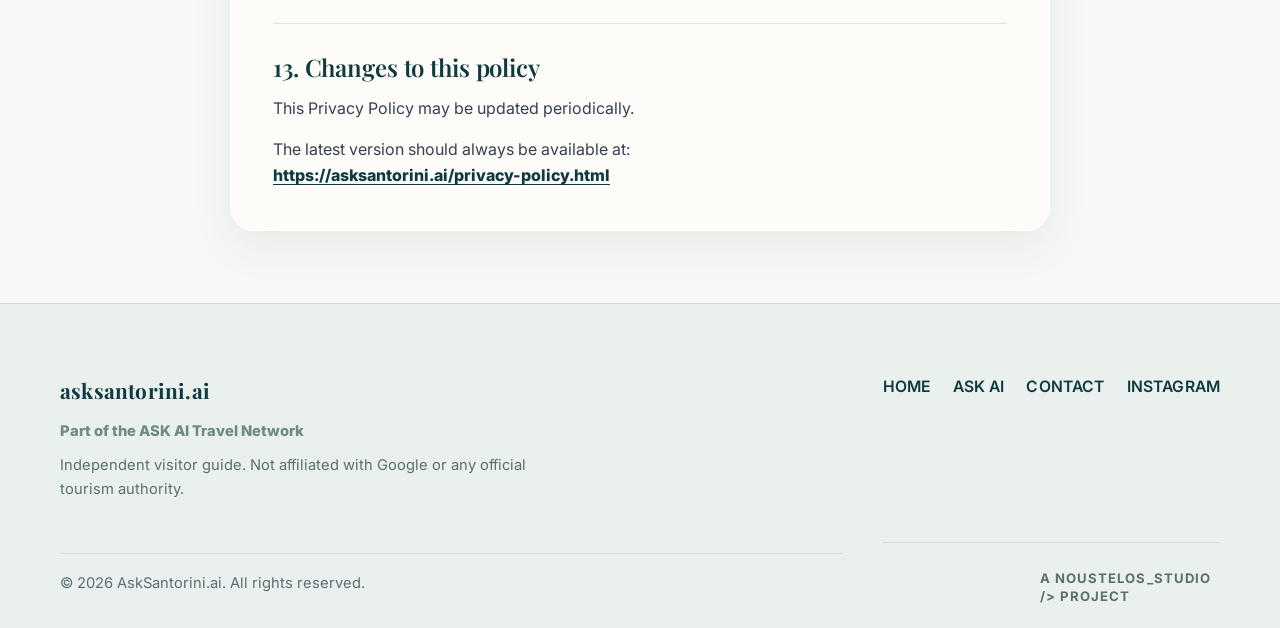
<file: privacy-policy.html>
<!DOCTYPE html>
<html lang="en">
  <head>
    <meta charset="utf-8">
    <meta name="viewport" content="width=device-width, initial-scale=1">
    <title>Privacy Policy | Ask Santorini AI</title>
    <meta name="description" content="Privacy Policy for AskSantorini.ai, including AI chat, Cloudflare Worker, Google Gemini, contact data, cookies, local storage and user rights.">
    <meta name="robots" content="index, follow">
    <link rel="canonical" href="https://asksantorini.ai/privacy-policy.html">
    <meta property="og:title" content="Privacy Policy | Ask Santorini AI">
    <meta property="og:description" content="Privacy Policy for AskSantorini.ai, including AI chat, Cloudflare Worker, Google Gemini, contact data, cookies, local storage and user rights.">
    <meta property="og:url" content="https://asksantorini.ai/privacy-policy.html">
    <meta property="og:type" content="website">
    <meta property="og:site_name" content="Ask Santorini AI">
    <meta property="og:locale" content="en_US">
    <meta property="og:image" content="https://asksantorini.ai/assets/social/ask-santorini-og.jpg">
    <meta property="og:image:alt" content="Ask Santorini AI logo on a light background">
    <meta property="og:image:width" content="1200">
    <meta property="og:image:height" content="630">
    <meta name="twitter:card" content="summary_large_image">
    <meta name="twitter:title" content="Privacy Policy | Ask Santorini AI">
    <meta name="twitter:description" content="Privacy Policy for AskSantorini.ai, including AI chat, Cloudflare Worker, Google Gemini, contact data, cookies, local storage and user rights.">
    <meta name="twitter:image" content="https://asksantorini.ai/assets/social/ask-santorini-og.jpg">
    <meta name="theme-color" content="#0F3D78">
    <link rel="icon" href="assets/icons/favicon.ico?v=2" sizes="any">
    <link rel="icon" href="assets/icons/favicon-32x32.png?v=2" type="image/png" sizes="32x32">
    <link rel="icon" href="assets/icons/favicon-16x16.png?v=2" type="image/png" sizes="16x16">
    <link rel="apple-touch-icon" href="assets/icons/apple-touch-icon.png?v=2">
    <link rel="preconnect" href="https://fonts.googleapis.com">
    <link rel="preconnect" href="https://fonts.gstatic.com" crossorigin>
    <link href="https://fonts.googleapis.com/css2?family=Inter:wght@400;500;600;700&family=Playfair+Display:wght@600;700&display=swap" rel="stylesheet">
    <link rel="stylesheet" href="styles.min.css">
    <link rel="stylesheet" href="styles-override.css">
  </head>
  <body id="top" class="legal-page">
    <a class="skip-link" href="#main-content">Skip to main content</a>
    <header class="site-header">
      <a class="site-logo" href="index.html" aria-label="Ask Santorini AI home">
        <picture>
          <source srcset="assets/brand/ask-santorini-logo.webp" type="image/webp">
          <img src="assets/brand/ask-santorini-logo.png" width="720" height="180" alt="Ask Santorini AI">
        </picture>
      </a>
      <nav class="site-nav legal-nav" aria-label="Privacy navigation">
        <a href="index.html#chatbot">Ask AI</a>
        <a href="index.html#concierge">Concierge</a>
        <a href="index.html#partners">Partners</a>
      </nav>
    </header>

    <main id="main-content">
      <article class="policy-page section-shell">
        <header class="policy-hero">
          <p class="eyebrow">ASK SANTORINI AI</p>
          <h1>Privacy Policy</h1>
          <p class="policy-updated">Last updated: 22/05/2026</p>
          <p>AskSantorini.ai respects your privacy. This Privacy Policy explains how personal data is processed when you use asksantorini.ai.</p>
        </header>

        <div class="policy-content">
          <section>
            <h2>1. Data controller</h2>
            <p>The data controller is AskSantorini.ai / Noustelos Studio.</p>
            <p>For any data protection request, you can contact:<br><a href="mailto:info@asksantorini.ai">info@asksantorini.ai</a></p>
          </section>

          <section>
            <h2>2. What data we collect</h2>
            <p>When using asksantorini.ai, the following data may be collected:</p>
            <ul>
              <li>Information you voluntarily send by email, such as name, email address, company name, request details, partnership interest or message content.</li>
              <li>Messages you type into the AI chat, only for the purpose of generating an AI response.</li>
              <li>Basic technical connection data, such as IP address, user-agent, timestamp and request metadata, through hosting, security and infrastructure providers for security, abuse prevention and site reliability.</li>
              <li>User preferences stored locally in your browser, such as language selection and cookie/banner preferences.</li>
              <li>Browser microphone permission status and dictated text if you choose to use the microphone feature. Voice input is handled through your browser’s native speech recognition functionality where supported.</li>
              <li>Basic interaction data necessary for operating the website and AI chat.</li>
            </ul>
            <p>Do not submit sensitive personal data, payment details, passport details, health information or confidential information through the AI chat.</p>
          </section>

          <section>
            <h2>3. AI chat and automated responses</h2>
            <p>AskSantorini.ai provides an AI-powered travel assistant for visitors to Santorini.</p>
            <p>When you send a message to the chat, your message is sent from the website to a Cloudflare Worker and then processed through Google Gemini technology in order to generate a reply.</p>
            <p>The AI assistant is designed to provide practical travel guidance, local suggestions and visitor information. AI-generated answers may be incomplete, inaccurate or outdated. You should verify current details such as schedules, prices, availability, weather, bookings, safety-sensitive information and transport options directly with the relevant provider or official source.</p>
            <p>AskSantorini.ai is an independent visitor guide and is not an official tourism authority.</p>
          </section>

          <section>
            <h2>4. Purpose and legal basis of processing</h2>
            <p>Personal data is processed for the following purposes:</p>
            <ul>
              <li>Responding to contact, partnership or business requests.<br>Legal basis: GDPR Article 6(1)(b), steps prior to entering into a contract or service communication.</li>
              <li>Providing the AI chat functionality and generating responses to user questions.<br>Legal basis: GDPR Article 6(1)(b), providing the requested digital service, and/or Article 6(1)(f), legitimate interest in operating the service.</li>
              <li>Security, abuse prevention, technical stability and fraud prevention.<br>Legal basis: GDPR Article 6(1)(f), legitimate interest.</li>
              <li>Compliance with legal obligations where required.<br>Legal basis: GDPR Article 6(1)(c).</li>
              <li>Remembering user interface preferences such as language choice.<br>Legal basis: GDPR Article 6(1)(f), legitimate interest, where only essential preference storage is used.</li>
            </ul>
          </section>

          <section>
            <h2>5. Cookies and local storage</h2>
            <p>AskSantorini.ai may use essential cookies or local storage for basic website functions, such as:</p>
            <ul>
              <li>language preference</li>
              <li>cookie/banner preference</li>
              <li>interface preferences</li>
            </ul>
            <p>AskSantorini.ai does not currently use advertising or profiling cookies.</p>
            <p>If analytics, advertising pixels or third-party tracking tools are added in the future, this policy should be updated and, where required, consent should be requested before such tools are activated.</p>
          </section>

          <section>
            <h2>6. Microphone and dictation</h2>
            <p>The microphone button is optional.</p>
            <p>If you use voice dictation, your browser may request microphone permission. Speech-to-text is handled through the browser’s native Web Speech API or equivalent browser functionality where supported.</p>
            <p>AskSantorini.ai does not intentionally store raw audio recordings. The recognized text may be inserted into the chat input and sent to the AI assistant if you submit it.</p>
            <p>If your browser or device does not support speech recognition, the microphone feature may be unavailable.</p>
          </section>

          <section>
            <h2>7. Recipients and processors</h2>
            <p>Personal data may be processed by technical providers necessary for operating the website and AI chat, including:</p>
            <ul>
              <li>Cloudflare, for hosting, security, Worker infrastructure and request handling.</li>
              <li>Google Gemini / Google AI services, for processing AI chat messages and generating responses.</li>
              <li>Email service providers, when you contact AskSantorini.ai by email.</li>
              <li>Website hosting, DNS, security or infrastructure providers where necessary.</li>
            </ul>
            <p>Personal data is not sold.</p>
          </section>

          <section>
            <h2>8. International transfers</h2>
            <p>Some technical providers may process data outside the European Economic Area. Where this occurs, such transfers should rely on appropriate safeguards under applicable data protection law, such as adequacy decisions, standard contractual clauses or equivalent mechanisms where required.</p>
          </section>

          <section>
            <h2>9. Partner recommendations and affiliate links</h2>
            <p>AskSantorini.ai may include partner recommendations, affiliate links or sponsored local suggestions.</p>
            <p>These recommendations are intended to be relevant to the user’s request. Partner recommendations do not mean that AskSantorini.ai guarantees availability, quality, safety, price, timing or suitability of a provider.</p>
            <p>Users should confirm all details directly with the relevant provider before booking or purchasing.</p>
          </section>

          <section>
            <h2>10. Data retention</h2>
            <p>Communication data is retained only for as long as necessary to respond to your request, manage cooperation, provide services or comply with legal obligations.</p>
            <p>Technical logs are retained for a limited period according to the policies of the relevant hosting, security or infrastructure providers.</p>
            <p>AI chat messages may be processed temporarily to generate responses and maintain service reliability. AskSantorini.ai should not be used to submit confidential or sensitive personal information.</p>
          </section>

          <section>
            <h2>11. Your rights</h2>
            <p>Under the GDPR, you may have the following rights, where applicable:</p>
            <ul>
              <li>right of access</li>
              <li>right to rectification</li>
              <li>right to erasure</li>
              <li>right to restriction of processing</li>
              <li>right to object</li>
              <li>right to data portability</li>
              <li>right to withdraw consent where processing is based on consent</li>
            </ul>
            <p>You can exercise your rights by contacting:<br><a href="mailto:info@asksantorini.ai">info@asksantorini.ai</a></p>
          </section>

          <section>
            <h2>12. Supervisory authority</h2>
            <p>If you believe that the processing of your personal data violates applicable law, you have the right to lodge a complaint with the Hellenic Data Protection Authority:</p>
            <p><a href="https://www.dpa.gr" target="_blank" rel="noopener noreferrer">www.dpa.gr</a></p>
          </section>

          <section>
            <h2>13. Changes to this policy</h2>
            <p>This Privacy Policy may be updated periodically.</p>
            <p>The latest version should always be available at:<br><a href="https://asksantorini.ai/privacy-policy.html">https://asksantorini.ai/privacy-policy.html</a></p>
          </section>
        </div>
      </article>
    </main>

    <footer class="site-footer">
      <div class="footer-inner section-shell">
        <div class="footer-brand-group">
          <a class="footer-brand" href="index.html">asksantorini.ai</a>
          <p class="footer-network-line">Part of the ASK AI Travel Network</p>
          <p>Independent visitor guide. Not affiliated with Google or any official tourism authority.</p>
        </div>
        <div class="footer-links">
          <a href="index.html">Home</a>
          <a href="index.html#chatbot">Ask AI</a>
          <a href="mailto:info@asksantorini.ai">Contact</a>
          <a href="https://www.instagram.com/asksantoriniai/" target="_blank" rel="noopener noreferrer" aria-label="Visit Ask Santorini AI on Instagram">Instagram</a>
        </div>
        <div class="footer-credit-group">
          <a class="footer-credit" href="https://noustelos.gr" target="_blank" rel="noopener">A NOUSTELOS_STUDIO /&gt; project</a>
        </div>
        <p class="footer-copyright">&copy; 2026 AskSantorini.ai. All rights reserved.</p>
      </div>
    </footer>
  </body>
</html>
</file>
<file: styles-override.css>
.site-logo img {
  height: 68px !important;
  max-width: 270px !important;
  transition: height 0.18s, max-width 0.18s;
}
@media (max-width: 700px) {
  .site-logo img {
    height: 48px !important;
    max-width: 170px !important;
  }
}
.site-logo {
  display: flex;
  align-items: center;
  gap: 0.7em;
}
.site-logo img + span, .site-logo-text {
  font-family: 'Playfair Display', var(--serif);
  font-weight: 800;
  font-size: 1.32rem;
  color: #35747a;
  letter-spacing: 0.01em;
  margin-left: 0.18em;
  text-shadow: 0 2px 12px #b8e3dd33;
  text-transform: uppercase;
  display: inline-block;
}
@media (max-width: 700px) {
  .site-logo img + span, .site-logo-text {
    font-size: 1.01rem;
  }
}
/* Όλα τα section labels (eyebrow) με ίδιο apricot/gold χρώμα */
.eyebrow {
  color: #d89a73 !important;
  font-weight: 900;
  letter-spacing: 0.13em;
  opacity: 0.98;
}
/* --- HEADER IMPROVEMENTS --- */
.site-header {
  font-family: 'Inter', var(--sans);
  background: rgba(255, 255, 255, 0.92);
  box-shadow: 0 4px 24px rgba(79,143,138,0.07);
  border: 1.5px solid #e0e6e8;
  border-radius: 999px;
  margin-top: 18px;
  margin-bottom: 0;
  position: static !important;
}
.site-logo img {
  height: 54px !important;
  max-width: 220px !important;
}
.site-nav {
  gap: 8px;
}
.site-nav a, .footer-links a, .footer-links button {
  color: #35747a !important;
  font-size: 1.13rem !important;
  font-family: 'Inter', var(--sans);
  font-weight: 700;
  letter-spacing: 0.01em;
  transition: color 0.18s;
}
.site-nav a:hover, .footer-links a:hover, .footer-links button:hover {
  color: #4f8f8a !important;
}
.language-toggle {
  font-size: 1.01rem !important;
}
@media (max-width: 700px) {
  .site-header {
    margin-top: 8px;
    padding: 8px 6px;
  }
  .site-logo img {
    height: 38px !important;
    max-width: 140px !important;
  }
  .site-nav a {
    font-size: 1.01rem !important;
    padding: 10px 8px;
  }
}
/* --- FOOTER HIERARCHY & ORDER --- */
.site-footer {
  border-top: 1.5px solid #e0e6e8;
  background: linear-gradient(90deg, #f8f3e8 80%, #eaf6f8 100%);
  padding-top: 0;
}
.footer-inner {
  display: flex;
  flex-wrap: wrap;
  justify-content: space-between;
  align-items: flex-start;
  gap: 2.5rem 2rem;
  padding: 38px 0 18px 0;
  max-width: var(--max-width);
}
.footer-brand-group {
  flex: 2 1 260px;
  min-width: 180px;
  display: flex;
  flex-direction: column;
  gap: 0.5em;
}
.footer-value-strip {
  order: -1;
  margin-bottom: 18px;
  align-self: flex-start;
}
.footer-links {
  flex: 1 1 160px;
  min-width: 120px;
  display: flex;
  flex-direction: column;
  gap: 0.7em;
  align-items: flex-end;
  text-align: right;
}
.footer-credit-group {
  flex: 1 1 180px;
  min-width: 120px;
  display: flex;
  flex-direction: column;
  align-items: flex-end;
  gap: 0.3em;
  margin-top: 0.5em;
}
.footer-copyright {
  flex-basis: 100%;
  width: 100%;
  margin: 18px 0 0 0;
  text-align: left;
  font-size: 0.93rem;
  color: var(--muted);
}
.footer-brand {
  font-size: 1.18rem;
  font-weight: 900;
  color: var(--navy);
  margin-bottom: 0.2em;
}
.footer-network-line {
  color: var(--teal) !important;
  font-size: 0.92rem !important;
  font-weight: 800;
  margin-bottom: 0.2em;
}
.footer-credit {
  color: var(--muted);
  font-size: 0.82rem;
  font-weight: 700;
  letter-spacing: 0.08em;
  text-transform: uppercase;
  text-align: left;
  margin-top: 0.6em;
}
.footer-credit:hover {
  color: var(--navy);
}
@media (max-width: 900px) {
  .footer-inner {
    flex-direction: column;
    align-items: stretch;
    gap: 1.5rem;
    padding: 28px 0 12px 0;
  }
  .footer-links, .footer-credit-group {
    align-items: flex-start;
    text-align: left;
  }
  .footer-value-strip {
    align-self: stretch;
    margin-bottom: 12px;
  }
  .footer-copyright {
    margin-top: 10px;
    text-align: left;
  }
}
/* Gradient summer titles with outline for specific sections */
.section-heading h2[data-i18n="questionsTitle"],
.section-heading h2[data-i18n="howTitle"],
.section-heading.split-heading h2[data-i18n="toursTitle"],
.section-heading.split-heading h2[data-i18n="conciergeTitle"] {
  background: linear-gradient(90deg, #3bb3c3 10%, #4f8f8a 40%, #d89a73 80%, #b8e3dd 100%) !important;
  -webkit-background-clip: text !important;
  -webkit-text-fill-color: transparent !important;
  background-clip: text !important;
  font-weight: 800;
  letter-spacing: 0.02em;
  text-shadow:
    0 2px 12px #b8e3dd33,
    0 0 2px #fff,
    0 0 0.5px #4f8f8a;
  /* Subtle outline for lift */
  filter: drop-shadow(0 1px 0 #fff) drop-shadow(0 0 2px #b8e3dd88);
}
/* --- HERO TITLE JUST ASK MOBILE BOOST --- */
.hero-title-link {
  display: inline-flex;
  align-items: center;
  justify-content: center;
  font-family: var(--serif);
  font-weight: 800;
  background: linear-gradient(90deg, #3bb3c3 10%, #4f8f8a 40%, #d89a73 80%, #b8e3dd 100%);
  -webkit-background-clip: text;
  -webkit-text-fill-color: transparent;
  background-clip: text;
  text-shadow: 0 4px 32px #b8e3dd44, 0 1px 0 #fff8ec;
  letter-spacing: 0.01em;
  margin-bottom: 0.18em;
  margin-top: 0.18em;
}
.hero-title-link .hero-emoji {
  margin-left: 0.18em;
  font-size: 1.1em;
  filter: drop-shadow(0 2px 6px #b8e3dd88);
}
@media (max-width: 700px) {
  .hero-title-link {
    font-size: 2.7rem !important;
    padding-top: 0.18em;
    padding-bottom: 0.18em;
    text-shadow: 0 6px 32px #b8e3dd66, 0 1px 0 #fff8ec;
  }
}
@media (max-width: 420px) {
  .hero-title-link {
    font-size: 2.1rem !important;
    padding-top: 0.12em;
    padding-bottom: 0.12em;
  }
}
/* --- RADICAL SITE BG & SECTION TITLES --- */
body {
  background:
    linear-gradient(120deg, #f8f3e8 0%, #eaf6f8 100%),
    radial-gradient(circle at 80% 10%, #e0f7fa 0%, transparent 60%),
    radial-gradient(circle at 20% 90%, #ffe6c1 0%, transparent 70%),
    linear-gradient(180deg, #fff8ec 0%, #eaf6f8 100%);
  background-blend-mode: lighten, screen, normal;
  min-height: 100vh;
}

body::before, body::after {
  display: none !important;
}

/* Section titles: flat muted teal, premium, χωρίς gradient/shadow */
.section-heading h2, .split-heading h2, .network-copy h2, .policy-hero h1 {
  color: #4f8f8a !important;
  font-weight: 800;
  letter-spacing: 0.02em;
  background: none !important;
  -webkit-background-clip: unset !important;
  -webkit-text-fill-color: unset !important;
  background-clip: unset !important;
  text-shadow: none !important;
}

.eyebrow {
  color: #4f8f8a !important;
  opacity: 0.92;
}

/* Extra: section shells with soft glass effect */
.hero-title-link {
  display: inline-flex;
  align-items: center;
  justify-content: center;
  font-family: var(--serif);
  font-weight: 800;
  color: #4f8f8a !important;
  letter-spacing: 0.02em;
  background: none !important;
  -webkit-background-clip: unset !important;
  -webkit-text-fill-color: unset !important;
  background-clip: unset !important;
  text-shadow: none !important;
  margin-bottom: 0.18em;
  margin-top: 0.18em;
}
@media (max-width: 700px) {
  .hero-title-link {
    font-size: 2.3rem !important;
    padding-top: 0.18em;
    padding-bottom: 0.18em;
  }
}
@media (max-width: 420px) {
  .hero-title-link {
    font-size: 1.7rem !important;
    padding-top: 0.12em;
    padding-bottom: 0.12em;
  }
}

/* Fine-tuning: section spacing, cards, headings, micro-animations */
.section-shell {
  padding-left: 2vw;
  padding-right: 2vw;
}
.section-heading h2, .split-heading h2 {
  font-family: var(--serif);
  font-weight: 700;
  letter-spacing: 0.01em;
  color: var(--navy);
  margin-bottom: 0.5em;
  text-shadow: 0 2px 18px rgba(216,154,115,0.07);
}
.eyebrow {
  letter-spacing: 0.13em;
  color: var(--teal);
  font-weight: 900;
  opacity: 0.92;
}
.feature-card, .tour-card, .concierge-card, .step-card {
  transition: box-shadow 0.18s, border-color 0.18s, transform 0.18s;
}
.feature-card:hover, .tour-card:hover, .concierge-card:hover, .step-card:hover {
  box-shadow: 0 12px 38px rgba(159,216,210,0.13), 0 0 0 2px var(--mint);
  border-color: var(--mint);
  transform: translateY(-2px) scale(1.01);
}
.question-card {
  transition: box-shadow 0.18s, border-color 0.18s, transform 0.18s;
}
.question-card:hover {
  box-shadow: 0 10px 28px rgba(216,154,115,0.13);
  border-color: var(--apricot);
  transform: translateY(-2px) scale(1.01);
}
.chat-card {
  box-shadow: 0 18px 54px rgba(22,59,92,0.13), 0 0 0 1.5px var(--mint);
  border-radius: 24px;
}
.chat-card .input-area input {
  background: rgba(255,255,255,0.98);
  border: 1.5px solid var(--mint);
  font-size: 1.08rem;
  border-radius: 999px;
  padding: 0 16px;
  transition: border-color 0.18s, box-shadow 0.18s;
}
.chat-card .input-area input:focus {
  border-color: var(--teal);
  box-shadow: 0 0 0 4px rgba(159,216,210,0.13);
}
.chat-card .input-area button {
  background: linear-gradient(135deg, #fff, var(--mint) 80%);
  color: var(--navy);
  border: 1.5px solid var(--teal);
  border-radius: 999px;
  font-weight: 700;
  transition: background 0.18s, color 0.18s, border-color 0.18s;
}
.chat-card .input-area button:hover {
  background: linear-gradient(135deg, var(--mint), #fff 80%);
  color: var(--teal);
  border-color: var(--teal);
}
.footer-value-strip {
  background: rgba(255,255,255,0.92);
  border-radius: 999px;
  padding: 0.5em 1.2em;
  box-shadow: 0 2px 12px rgba(159,216,210,0.07);
}
.cookie-value-strip {
  background: rgba(255,255,255,0.92);
  border-radius: 999px;
  padding: 0.3em 1em;
  box-shadow: 0 2px 12px rgba(159,216,210,0.07);
}
/* --- CTA BUTTONS CONSISTENCY & SUBTLE LUXURY --- */
.button, .button-primary, .button-secondary {
  display: inline-flex;
  align-items: center;
  justify-content: center;
  min-height: 48px;
  padding: 0 22px;
  border-radius: 999px;
  font-family: var(--sans);
  font-weight: 800;
  font-size: 1.07rem;
  line-height: 1.1;
  border: 1.5px solid var(--aqua);
  background: linear-gradient(135deg, #fff, var(--mint) 80%);
  color: var(--navy);
  box-shadow: 0 6px 18px rgba(22,59,92,0.07);
  transition: box-shadow 0.18s, border-color 0.18s, background 0.18s, color 0.18s, transform 0.18s;
  text-decoration: none;
  cursor: pointer;
}

.button-primary {
  background: linear-gradient(135deg, #fff, var(--mint) 80%);
  color: var(--navy);
  border: 1.5px solid var(--teal);
  box-shadow: 0 8px 22px rgba(79,143,138,0.10);
}

.button-secondary {
  background: rgba(255,255,255,0.92);
  color: var(--navy);
  border: 1.5px solid var(--aqua);
  box-shadow: 0 4px 12px rgba(216,154,115,0.07);
}

.button:hover, .button-primary:hover, .button-secondary:hover {
  background: linear-gradient(135deg, #f8f3e8 60%, var(--mint) 100%);
  color: var(--teal);
  border-color: var(--teal);
  box-shadow: 0 10px 28px rgba(79,143,138,0.13);
  transform: translateY(-2px) scale(1.03);
}

@media (max-width: 700px) {
  .button, .button-primary, .button-secondary {
    min-height: 44px;
    font-size: 1.01rem;
    padding: 0 0.5em;
    width: 100%;
    border-radius: 999px;
  }
}
/* --- MOBILE-FIRST PREMIUM ADDICTIVE DESIGN --- */
@media (max-width: 700px) {
  .hero {
    grid-template-columns: 1fr;
    padding: 32px 0 18px;
    min-height: unset;
    gap: 18px;
  }
  .hero-copy {
    text-align: center;
    padding: 0 2vw;
  }
  .hero-title-link {
    font-size: 2.2rem !important;
    letter-spacing: 0.01em;
  }
  .hero-value-strip, .preview-value-reinforce {
    margin-left: auto !important;
    margin-right: auto !important;
    font-size: 1.01rem !important;
  }
  .chat-card {
    margin: 0 auto;
    width: 100%;
    max-width: 99vw;
    border-radius: 18px;
    padding: 12px 6px 10px 6px;
    box-shadow: 0 8px 32px rgba(22,59,92,0.10);
  }
  .chat-card .input-area {
    flex-direction: row;
    gap: 4px;
    padding: 0 2px;
  }
  .input-area input {
    font-size: 1.08rem;
    min-height: 44px;
    border-radius: 999px;
    flex: 1 1 70%;
  }
  .input-area button {
    min-width: 44px;
    min-height: 44px;
    font-size: 1.2em;
    border-radius: 999px;
  }
  #floating-chat-bubble {
    bottom: 14px;
    right: 10px;
    font-size: 1.01rem;
    padding: 0.5em 0.9em;
    border-width: 2px;
    box-shadow: 0 4px 18px rgba(22,59,92,0.13), 0 0 0 2px #fff8ec;
  }
  .bubble-text {
    display: none;
  }
  .bubble-emoji {
    font-size: 1.5em;
  }
  .footer-value-strip {
    font-size: 0.98rem;
    margin-bottom: 10px;
  }
  .section-shell {
    width: min(98vw, var(--max-width));
    padding: 0 2vw;
  }
  .questions-section, .how-section, .tours-section, .concierge-section, .partners-section, .chatbot-section, .network-section {
    padding: 28px 0 18px 0 !important;
  }
  .question-card, .feature-card, .step-card, .tour-card, .concierge-card {
    border-radius: 14px !important;
    font-size: 1.01rem !important;
    min-height: 54px !important;
    padding: 12px 10px !important;
  }
  .question-card span[aria-hidden], .feature-card h3::before, .concierge-icon {
    width: 32px !important;
    height: 32px !important;
    font-size: 1.1em !important;
  }
  .hero-actions {
    flex-direction: column;
    gap: 8px;
    margin-bottom: 10px;
  }
  .button, .button-primary, .button-secondary {
    min-height: 44px !important;
    font-size: 1.01rem !important;
    padding: 11px 0 !important;
    width: 100%;
    border-radius: 999px !important;
  }
  .cookie-banner {
    left: 2vw;
    right: 2vw;
    width: 96vw;
    padding: 10px 8px;
    border-radius: 14px;
    font-size: 0.98rem;
  }
}

@media (max-width: 420px) {
  .hero-title-link {
    font-size: 1.5rem !important;
  }
  .chat-card {
    padding: 7px 2px 7px 2px;
    border-radius: 12px;
  }
  .input-area input {
    font-size: 0.98rem;
    min-height: 38px;
  }
  .input-area button {
    min-width: 38px;
    min-height: 38px;
    font-size: 1em;
  }
  #floating-chat-bubble {
    bottom: 7px;
    right: 5px;
    font-size: 0.98rem;
    padding: 0.4em 0.7em;
  }
}

/* Sticky chat bubble on scroll for mobile */
@media (max-width: 700px) {
  #floating-chat-bubble {
    position: fixed;
    bottom: 14px;
    right: 10px;
    left: unset;
    top: unset;
    z-index: 1200;
    animation: bubblePulse 2.8s infinite, stickyAppear 0.7s;
    transition: bottom 0.2s, right 0.2s;
  }
  @keyframes stickyAppear {
    0% { opacity: 0; transform: translateY(30px) scale(0.8); }
    100% { opacity: 1; transform: translateY(0) scale(1); }
  }
}

/* Make touch targets bigger and easier */
@media (max-width: 700px) {
  button, .button, .question-card, .feature-card, .step-card, .tour-card, .concierge-card {
    min-height: 44px !important;
    min-width: 44px !important;
    font-size: 1.01rem !important;
    border-radius: 14px !important;
  }
}
/* Floating Chat Bubble */
#floating-chat-bubble {
  position: fixed;
  bottom: 32px;
  right: 32px;
  z-index: 1200;
  display: flex;
  align-items: center;
  gap: 0.7em;
  background: linear-gradient(135deg, #fff, var(--mint), var(--navy) 90%);
  color: var(--navy);
  border: 2.5px solid var(--teal);
  border-radius: 999px;
  box-shadow: 0 8px 32px rgba(22,59,92,0.13), 0 0 0 2px #fff8ec;
  padding: 0.7em 1.3em;
  font-family: var(--serif);
  font-size: 1.18rem;
  font-weight: 700;
  cursor: pointer;
  transition: box-shadow 0.18s, transform 0.18s;
  animation: bubblePulse 2.8s infinite;
}

#floating-chat-bubble .bubble-emoji {
  font-size: 1.45em;
  filter: drop-shadow(0 2px 6px #b8e3dd88);
}

#floating-chat-bubble .bubble-text {
  font-size: 1em;
  font-family: var(--sans);
  font-weight: 600;
  letter-spacing: 0.01em;
}

#floating-chat-bubble:hover {
  box-shadow: 0 12px 38px rgba(22,59,92,0.18), 0 0 0 3px var(--mint);
  transform: translateY(-2px) scale(1.04);
}

@keyframes bubblePulse {
  0%, 100% { box-shadow: 0 8px 32px rgba(22,59,92,0.13), 0 0 0 2px #fff8ec; }
  50% { box-shadow: 0 16px 48px rgba(79,143,138,0.18), 0 0 0 6px var(--mint); }
}

@media (max-width: 700px) {
  #floating-chat-bubble {
    bottom: 18px;
    right: 12px;
    font-size: 1.02rem;
    padding: 0.6em 1em;
  }
}

/* Highlight chat on bubble click */
.chat-highlight {
  animation: chatHighlight 1.2s;
}
@keyframes chatHighlight {
  0% { box-shadow: 0 0 0 0 var(--mint); }
  30% { box-shadow: 0 0 0 8px var(--mint); }
  100% { box-shadow: 0 0 0 0 transparent; }
}

/* Footer value strip */
.footer-value-strip {
  display: flex;
  align-items: center;
  justify-content: center;
  gap: 0.5em;
  margin-bottom: 18px;
  font-size: 1.08rem;
  font-family: var(--serif);
  color: var(--navy);
  font-weight: 700;
  opacity: 0.92;
}
.footer-value-icon {
  color: var(--teal);
  font-size: 1.1em;
}

/* Cookie value strip */
.cookie-value-strip {
  margin-top: 8px;
  font-size: 0.98rem;
  color: var(--teal);
  font-family: var(--serif);
  text-align: center;
  opacity: 0.88;
}

/* CTA pulse */
.pulse {
  animation: pulseBtn 1.8s infinite;
}
@keyframes pulseBtn {
  0%, 100% { box-shadow: 0 0 0 0 var(--apricot); }
  50% { box-shadow: 0 0 0 8px var(--apricot, #F0B985); }
}

.sparkle {
  color: var(--apricot);
  font-size: 1.1em;
  margin-left: 0.2em;
}
/* Mic status indicator styles */
.mic-status {
  display: inline-block;
  min-width: 60px;
  margin: 0 4px;
  font-size: 0.92em;
  font-weight: 600;
  color: var(--muted);
  letter-spacing: 0.01em;
  vertical-align: middle;
  transition: color 0.18s;
}
.mic-status-listening {
  color: #3f9b91;
}
.mic-status-processing {
  color: #b54848;
}
.mic-status-ready {
  color: var(--teal);
}
/* Final hero value strip override */
.hero-value-strip {
  display: inline-flex !important;
  align-items: center !important;
  justify-content: center !important;
  width: fit-content !important;
  max-width: 100% !important;
  margin: 1.35rem 0 1.25rem !important;
  padding: 0.88rem 1.4rem !important;
  border-radius: 999px !important;
  background: #ffffff !important;
  border: 2px solid rgba(22, 59, 92, 0.28) !important;
  box-shadow:
    0 18px 44px rgba(22, 59, 92, 0.14),
    0 0 0 1px rgba(255,255,255,0.8) inset !important;
  color: #163B5C !important;
  font-size: clamp(1rem, 1.55vw, 1.16rem) !important;
  font-weight: 850 !important;
  letter-spacing: 0.015em !important;
  line-height: 1.2 !important;
  text-align: center !important;
  text-decoration: none !important;
  opacity: 1 !important;
  transform: none !important;
}

.hero-value-strip span {
  display: inline !important;
  color: inherit !important;
  font: inherit !important;
  font-weight: inherit !important;
  letter-spacing: inherit !important;
}

.hero-value-strip::before {
  content: "" !important;
  display: none !important;
  opacity: 0 !important;
  width: 0 !important;
  height: 0 !important;
  overflow: hidden !important;
  visibility: hidden !important;
}

.hero-value-strip::after {
  content: "✦" !important;
  display: inline-block !important;
  color: #4F8F8A !important;
  font-size: 0.85em !important;
  opacity: 1 !important;
  flex: 0 0 auto !important;
  margin-left: 0.65rem !important;
}

@media (max-width: 640px) {
  .hero-value-strip {
    width: 100% !important;
    padding: 0.9rem 1rem !important;
    margin: 1.25rem 0 1.15rem !important;
    font-size: 1rem !important;
    white-space: normal !important;
  }
}

.chat-thread.chat-box {
  max-height: min(430px, 58vh);
  overflow-y: auto;
  padding: 2px 4px 2px 2px;
  scroll-behavior: smooth;
}

#ask-ai {
  scroll-margin-top: 110px;
}

.hero-title-link {
  color: inherit;
  text-decoration: none;
}

.seo-context {
  position: absolute;
  width: 1px;
  height: 1px;
  margin: -1px;
  padding: 0;
  border: 0;
  overflow: hidden;
  clip: rect(0 0 0 0);
  clip-path: inset(50%);
  white-space: nowrap;
}

.chat-card {
  overflow: visible;
  isolation: isolate;
  position: relative;
  z-index: 1;
  padding: clamp(22px, 3vw, 30px);
  border: 1px solid rgba(255, 255, 255, 0.82);
  background:
    linear-gradient(180deg, rgba(255, 255, 255, 0.94), rgba(255, 253, 248, 0.80)),
    radial-gradient(circle at 88% 8%, rgba(159, 216, 210, 0.18), transparent 34%),
    radial-gradient(circle at 12% 100%, rgba(240, 185, 133, 0.14), transparent 38%);
  box-shadow:
    0 52px 110px rgba(22, 59, 92, 0.18),
    0 26px 52px rgba(82, 54, 24, 0.12),
    0 0 0 1px rgba(22, 59, 92, 0.035),
    0 2px 0 rgba(255, 255, 255, 0.90) inset,
    0 -1px 0 rgba(22, 59, 92, 0.04) inset;
  backdrop-filter: blur(22px) saturate(122%);
  -webkit-backdrop-filter: blur(22px) saturate(122%);
}

.chat-card::before {
  inset: 12px;
  border-color: rgba(255, 255, 255, 0.76);
  border-radius: 22px;
  box-shadow:
    0 1px 0 rgba(255, 255, 255, 0.82) inset,
    0 18px 36px rgba(22, 59, 92, 0.06);
}

.chat-card::after {
  content: "";
  position: absolute;
  inset: -42px -52px auto auto;
  z-index: -1;
  width: min(300px, 70%);
  height: 260px;
  border: 0;
  border-radius: 999px;
  background:
    radial-gradient(circle at 34% 40%, rgba(159, 216, 210, 0.22), transparent 48%),
    radial-gradient(circle at 72% 18%, rgba(240, 185, 133, 0.18), transparent 42%);
  filter: blur(24px);
  opacity: 0.72;
}

.chat-card > * {
  position: relative;
  z-index: 1;
}

.tour-card::before {
  pointer-events: none;
}

.tour-status {
  position: relative;
  z-index: 1;
}

@media (max-width: 1180px) {
  .network-panel {
    align-items: stretch;
  }

  .network-destinations {
    display: grid;
    grid-template-columns: repeat(auto-fit, minmax(190px, 1fr));
    gap: 12px;
    justify-content: stretch;
  }

  .network-destination {
    display: flex;
    align-items: center;
    justify-content: space-between;
    gap: 12px;
    width: 100%;
    min-width: 0;
    min-height: 52px;
    padding: 13px 14px 13px 16px;
    border: 1px solid rgba(216, 154, 115, 0.22);
    border-radius: 18px;
    background:
      radial-gradient(circle at 94% 0%, rgba(240, 185, 133, 0.14), transparent 42%),
      rgba(255, 255, 255, 0.68);
    box-shadow: 0 14px 34px rgba(82, 54, 24, 0.07);
    backdrop-filter: blur(14px);
    -webkit-backdrop-filter: blur(14px);
    white-space: normal;
  }

  .network-destination.is-live {
    border-color: rgba(79, 143, 138, 0.30);
    background:
      radial-gradient(circle at 94% 0%, rgba(159, 216, 210, 0.22), transparent 42%),
      rgba(255, 255, 255, 0.72);
  }

  .network-destination > span:first-child {
    min-width: 0;
    color: var(--navy);
    font-size: 0.92rem;
    font-weight: 850;
    line-height: 1.15;
    overflow-wrap: anywhere;
  }

  .network-badge {
    flex: 0 0 auto;
    justify-content: center;
    min-height: 24px;
    padding: 6px 9px;
    font-size: 0.69rem;
    line-height: 1;
    white-space: nowrap;
  }
}

@media (max-width: 980px) {
  .network-panel {
    gap: 24px;
    padding: clamp(24px, 4vw, 34px);
  }

  .network-copy h2 {
    margin-bottom: 12px;
  }

  .network-copy p {
    margin-bottom: 10px;
  }

  .network-support {
    margin-bottom: 0 !important;
  }

  .network-destinations {
    grid-template-columns: repeat(2, minmax(0, 1fr));
  }
}

@media (max-width: 640px) {
  .network-section {
    padding-top: 24px !important;
  }

  .network-panel {
    gap: 20px;
    padding: 22px;
    border-radius: 18px;
  }

  .network-destinations {
    grid-template-columns: 1fr;
    gap: 10px;
  }

  .network-destination {
    min-height: 54px;
    padding: 14px 15px;
    border-radius: 16px;
  }

  .network-destination > span:first-child {
    font-size: 0.94rem;
  }

  .network-badge {
    min-height: 25px;
    padding: 6px 10px;
    font-size: 0.7rem;
  }
}

@media (max-width: 420px) {
  .network-panel {
    padding: 20px;
  }

  .network-destination {
    align-items: flex-start;
    flex-direction: column;
    gap: 8px;
  }

  .network-badge {
    align-self: flex-start;
  }
}

.chat-box .user-message,
.chat-box .bot-message {
  max-width: 92%;
  padding: 14px 16px;
  border-radius: 20px;
  font-size: 0.95rem;
  line-height: 1.48;
  box-shadow: 0 14px 30px rgba(82, 54, 24, 0.08);
  overflow-wrap: anywhere;
  white-space: pre-wrap;
}

.chat-box .bot-message {
  justify-self: start;
  color: var(--text);
  background: rgba(255, 255, 255, 0.78);
  border: 1px solid rgba(22, 59, 92, 0.08);
  backdrop-filter: blur(10px);
  -webkit-backdrop-filter: blur(10px);
}

.chat-message-text {
  white-space: normal;
}

.chat-message-text p {
  margin: 0 0 0.5em;
}

.chat-message-text p:last-child {
  margin-bottom: 0;
}

.chat-inline-link {
  color: var(--navy);
  font-weight: 800;
  text-decoration: underline;
  text-decoration-thickness: 1px;
  text-underline-offset: 3px;
}

.chat-inline-link:hover {
  color: var(--teal);
}

.chat-action-layer {
  display: flex;
  flex-wrap: wrap;
  gap: 8px;
  margin-top: 12px;
  padding-top: 12px;
  border-top: 1px solid rgba(22, 59, 92, 0.08);
  white-space: normal;
}

.chat-action-button {
  display: inline-flex;
  align-items: center;
  justify-content: center;
  min-height: 38px;
  padding: 10px 13px;
  border: 1px solid rgba(79, 143, 138, 0.22);
  border-radius: 999px;
  background:
    linear-gradient(135deg, rgba(255, 255, 255, 0.94), rgba(255, 248, 236, 0.82));
  color: var(--navy);
  font-size: 0.82rem;
  font-weight: 900;
  line-height: 1;
  box-shadow:
    0 10px 24px rgba(82, 54, 24, 0.08),
    0 1px 0 rgba(255, 255, 255, 0.82) inset;
  transition: transform 180ms ease, border-color 180ms ease, box-shadow 180ms ease;
}

.chat-action-button:hover {
  transform: translateY(-1px);
  border-color: rgba(79, 143, 138, 0.42);
  box-shadow:
    0 14px 28px rgba(82, 54, 24, 0.12),
    0 0 24px rgba(159, 216, 210, 0.18);
}

.chat-action-phone {
  border-color: rgba(216, 154, 115, 0.28);
}

.chat-action-primary {
  border-color: rgba(79, 143, 138, 0.38);
  background: linear-gradient(135deg, rgba(184, 227, 221, 0.92), rgba(255, 248, 236, 0.88));
}

.chat-box .user-message {
  border: 1px solid rgba(255, 255, 255, 0.18);
  box-shadow:
    0 16px 30px rgba(22, 59, 92, 0.18),
    0 1px 0 rgba(255, 255, 255, 0.24) inset;
}

.chat-box .bot-message.loading {
  color: var(--muted);
  font-style: italic;
}

.chat-box .bot-message.error {
  border-color: rgba(216, 84, 84, 0.28);
  color: #8f2f2f;
}

@keyframes inputSoftPulse {
  0%,
  100% {
    box-shadow:
      0 20px 42px rgba(82, 54, 24, 0.12),
      0 0 0 0 rgba(255, 248, 236, 0),
      0 1px 0 rgba(255, 255, 255, 0.78) inset;
  }

  50% {
    box-shadow:
      0 24px 48px rgba(82, 54, 24, 0.14),
      0 0 26px rgba(255, 248, 236, 0.72),
      0 0 0 5px rgba(240, 185, 133, 0.08),
      0 1px 0 rgba(255, 255, 255, 0.86) inset;
  }
}

.input-area {
  display: grid;
  grid-template-columns: minmax(0, 1fr) auto 48px auto;
  gap: 10px;
  align-items: center;
  width: 100%;
  min-width: 0;
  margin: 18px auto 0;
  padding: 7px;
  border: 1px solid rgba(22, 59, 92, 0.16);
  border-radius: 999px;
  background: rgba(255, 255, 255, 0.78);
  box-shadow:
    0 20px 42px rgba(82, 54, 24, 0.12),
    0 0 0 4px rgba(255, 248, 236, 0.34),
    0 1px 0 rgba(255, 255, 255, 0.86) inset;
  backdrop-filter: blur(14px);
  -webkit-backdrop-filter: blur(14px);
  animation: inputSoftPulse 4.8s ease-in-out infinite;
}

.input-area input {
  width: 100%;
  min-width: 0;
  height: 46px;
  padding: 0 16px;
  border: 1px solid rgba(22, 59, 92, 0.12);
  border-radius: 999px;
  background: rgba(255, 253, 248, 0.94);
  color: var(--text);
  font: inherit;
  font-size: 0.95rem;
  outline: 0;
  box-shadow: inset 0 0 0 1px rgba(255, 255, 255, 0.72);
}

.input-area input::placeholder {
  color: rgba(29, 35, 43, 0.58);
  opacity: 1;
}

.input-area input:focus {
  border-color: rgba(79, 143, 138, 0.55);
  box-shadow:
    0 0 0 4px rgba(159, 216, 210, 0.24),
    inset 0 0 0 1px rgba(255, 255, 255, 0.80);
}

.input-area input:disabled {
  opacity: 0.72;
}

.mic-btn,
.send-btn {
  height: 46px;
  border: 0;
  border-radius: 999px;
  font: inherit;
  font-weight: 900;
  cursor: pointer;
  transition: transform 180ms ease, box-shadow 180ms ease, opacity 180ms ease;
}

.mic-btn {
  width: 48px;
  background: rgba(255, 255, 255, 0.92);
  color: var(--navy);
  border: 1px solid rgba(22, 59, 92, 0.14);
  box-shadow:
    0 10px 20px rgba(22, 59, 92, 0.08),
    0 1px 0 rgba(255, 255, 255, 0.82) inset;
}

.send-btn {
  min-width: 84px;
  padding: 0 20px;
  color: #ffffff;
  background: linear-gradient(135deg, var(--navy), var(--teal));
  box-shadow:
    0 16px 28px rgba(22, 59, 92, 0.22),
    0 1px 0 rgba(255, 255, 255, 0.20) inset;
}

.mic-btn:hover,
.send-btn:hover {
  transform: translateY(-1px);
}

.mic-btn.recording {
  color: #ffffff;
  background: #b54848;
  border-color: rgba(181, 72, 72, 0.36);
  box-shadow: 0 0 0 5px rgba(181, 72, 72, 0.16);
}

.send-btn:disabled {
  cursor: wait;
  opacity: 0.68;
  transform: none;
}

@media (min-width: 981px) {
  .input-area {
    display: flex;
    width: 100%;
    min-width: 0;
    overflow: visible;
  }

  .input-area input {
    flex: 1 1 auto;
    width: 100%;
    max-width: 100%;
    min-width: 0;
  }

  .input-area .mic-status,
  .mic-btn,
  .send-btn {
    flex: 0 0 auto;
  }

  .mic-btn {
    flex-basis: 48px;
  }
}

@keyframes livePulse {
  0%, 100% {
    opacity: 0.55;
    transform: scale(1);
    box-shadow: 0 0 0 rgba(0, 0, 0, 0);
  }

  50% {
    opacity: 1;
    transform: scale(1.12);
    box-shadow: 0 0 12px rgba(0, 255, 160, 0.28);
  }
}

.chat-card-top {
  gap: 9px;
  margin-bottom: 9px;
  color: rgba(22, 59, 92, 0.72);
  font-size: 0.92rem;
  font-weight: 760;
  letter-spacing: 0;
}

.chat-card-top .status-dot {
  width: 11px;
  height: 11px;
  background: #5a9f96;
  transform-origin: center;
  box-shadow:
    0 0 0 4px rgba(139, 196, 188, 0.13),
    0 0 18px rgba(72, 136, 128, 0.24);
  animation: livePulse 4.2s ease-in-out infinite;
  will-change: opacity, transform, box-shadow;
}

.chat-card-top .status-dot::after {
  inset: -7px;
  border-color: rgba(72, 136, 128, 0.24);
  animation: none;
}

.chat-instruction-line {
  margin: 0 0 12px;
  color: rgba(22, 59, 92, 0.62);
  font-size: 0.86rem;
  font-weight: 450;
  line-height: 1.35;
}

.chat-empty-helper {
  justify-self: start;
  margin: 0 0 -2px;
  color: rgba(111, 114, 119, 0.86);
  font-size: 0.78rem;
  font-weight: 500;
  line-height: 1.35;
}

.chat-language-note {
  position: relative;
  z-index: 1;
  display: inline-flex;
  align-items: center;
  gap: 7px;
  width: fit-content;
  max-width: 100%;
  margin: 0 0 20px;
  padding: 6px 10px;
  border: 1px solid rgba(79, 143, 138, 0.18);
  border-radius: 999px;
  background: rgba(255, 255, 255, 0.58);
  color: #35636b;
  font-size: 0.78rem;
  font-weight: 700;
  line-height: 1.35;
}

.chat-language-note::before {
  content: "";
  width: 7px;
  height: 7px;
  flex: 0 0 auto;
  border: 1px solid rgba(79, 143, 138, 0.72);
  border-radius: 50%;
  box-shadow: 0 0 0 3px rgba(159, 216, 210, 0.14);
}

.chatbot-tech-note {
  margin-top: 14px;
  color: rgba(111, 114, 119, 0.88);
  font-size: 0.76rem;
}

.chat-disclaimer-note {
  margin-top: 12px;
  color: rgba(111, 114, 119, 0.58);
  font-size: 0.68rem;
  line-height: 1.35;
}

.chat-ai-attribution {
  margin-top: 5px;
  color: rgba(22, 59, 92, 0.66);
  font-size: 0.74rem;
  line-height: 1.35;
}

@media (max-width: 720px) {
  .chat-card {
    padding: 18px;
    border-radius: 22px;
  }

  .chat-card::before {
    inset: 9px;
    border-radius: 17px;
  }

  .chat-thread.chat-box {
    max-height: min(390px, 52vh);
  }

  .input-area {
    display: grid;
    grid-template-columns: 48px minmax(0, 1fr);
    gap: 8px;
    padding: 7px;
    border-radius: 24px;
  }

  .input-area input {
    grid-column: 1 / -1;
  }

  .mic-btn,
  .send-btn {
    min-height: 46px;
  }

  .send-btn {
    grid-column: 2;
    width: 100%;
    min-width: 0;
  }

  .chat-language-note {
    display: flex;
    width: 100%;
    border-radius: 16px;
  }
}

@media (max-width: 768px) {
  .hero {
    gap: 26px;
    padding: 28px 0 34px;
  }

  .hero-copy .eyebrow {
    margin-bottom: 8px;
  }

  .hero-copy h1 {
    margin-bottom: 12px;
  }

  .hero h1::after {
    width: 132px;
    height: 14px;
    margin-top: 12px;
  }

  .hero-subtitle {
    margin-bottom: 14px;
    font-size: 1rem;
    line-height: 1.45;
  }

  .hero-value-strip {
    width: 100% !important;
    margin: 0 0 12px !important;
    padding: 0.74rem 0.95rem !important;
    font-size: 0.95rem !important;
  }

  .hero-actions {
    display: grid;
    grid-template-columns: repeat(2, minmax(0, 1fr));
    gap: 10px;
    margin-bottom: 0;
  }

  .hero-actions .button {
    width: 100%;
    min-height: 44px;
    padding: 12px 14px;
    font-size: 0.93rem;
    white-space: normal;
  }

  .chat-card {
    margin-top: 0;
  }
}

@media (max-width: 430px) {
  .hero {
    padding-top: 24px;
  }

  .hero-actions {
    gap: 8px;
  }

  .hero-actions .button {
    min-height: 42px;
    padding-inline: 10px;
    font-size: 0.9rem;
  }
}

@media (prefers-reduced-motion: reduce) {
  .input-area {
    animation: none;
  }

  .chat-card-top .status-dot,
  .chat-card-top .status-dot::after {
    animation: none;
  }
}

.legal-nav {
  margin-left: auto;
}

.policy-page {
  padding: 72px 0;
}

.policy-hero {
  max-width: 820px;
  margin: 0 auto 28px;
  padding: clamp(28px, 5vw, 46px);
  border: 1px solid rgba(255, 255, 255, 0.58);
  border-radius: 24px;
  background: radial-gradient(circle at 92% 8%, rgba(159, 216, 210, 0.18), transparent 32%),
    linear-gradient(145deg, rgba(255, 255, 255, 0.78), rgba(255, 248, 236, 0.86));
  box-shadow: 0 18px 48px rgba(82, 54, 24, 0.08);
  backdrop-filter: blur(14px);
}

.policy-hero h1 {
  margin-bottom: 14px;
  font-size: clamp(2.7rem, 6vw, 5.6rem);
}

.policy-hero p:last-child {
  max-width: 680px;
  margin-bottom: 0;
  color: var(--muted);
  font-size: 1.06rem;
}

.policy-updated {
  display: inline-flex;
  width: fit-content;
  margin-bottom: 18px;
  padding: 7px 11px;
  border: 1px solid rgba(79, 143, 138, 0.18);
  border-radius: 999px;
  background: rgba(159, 216, 210, 0.12);
  color: var(--navy);
  font-size: 0.82rem;
  font-weight: 800;
}

.policy-content {
  max-width: 820px;
  margin: 0 auto;
  padding: clamp(24px, 4vw, 42px);
  border: 1px solid rgba(255, 255, 255, 0.58);
  border-radius: 24px;
  background: rgba(255, 253, 248, 0.84);
  box-shadow: 0 16px 44px rgba(82, 54, 24, 0.07);
}

.policy-content section + section {
  margin-top: 34px;
  padding-top: 28px;
  border-top: 1px solid var(--line);
}

.policy-content h2 {
  margin-bottom: 14px;
  color: var(--navy);
  font-family: var(--sans);
  font-size: clamp(1.18rem, 2.5vw, 1.5rem);
  font-weight: 800;
  line-height: 1.25;
}

.policy-content p,
.policy-content li {
  color: #344054;
}

.policy-content p:last-child {
  margin-bottom: 0;
}

.policy-content ul {
  margin: 0 0 20px;
  padding-left: 1.25rem;
}

.policy-content li + li {
  margin-top: 10px;
}

.policy-content a {
  color: var(--navy);
  font-weight: 800;
  text-decoration: underline;
  text-underline-offset: 3px;
}

@media (max-width: 720px) {
  .input-area {
    display: grid;
    grid-template-columns: minmax(0, 1fr) 44px;
  }

  .send-btn {
    grid-column: 1 / -1;
    width: 100%;
  }
}

@media (max-width: 980px) {
  .legal-page .site-header {
    grid-template-columns: 1fr;
    border-radius: 24px;
  }

  .legal-page .legal-nav {
    position: static;
    display: flex;
    flex-wrap: wrap;
    justify-content: flex-start;
    gap: 4px;
    width: 100%;
    margin-left: 0;
    padding: 0;
    border: 0;
    border-radius: 0;
    background: transparent;
    box-shadow: none;
    opacity: 1;
    pointer-events: auto;
    transform: none;
    visibility: visible;
  }

  .legal-page .legal-nav a {
    min-height: 36px;
    padding: 8px 10px;
  }
}

@media (prefers-reduced-motion: reduce) {
  .chat-card-top .status-dot,
  .chat-card-top .status-dot::after {
    animation: none;
  }
}

@keyframes primaryCtaBreath {
  0%,
  100% {
    box-shadow:
      0 18px 36px rgba(22, 59, 92, 0.20),
      0 0 0 0 rgba(240, 185, 133, 0),
      0 0 28px rgba(240, 185, 133, 0.18);
  }

  50% {
    box-shadow:
      0 22px 42px rgba(22, 59, 92, 0.24),
      0 0 0 6px rgba(240, 185, 133, 0.08),
      0 0 36px rgba(240, 185, 133, 0.24);
  }
}

.hero-actions .button-primary[data-i18n="startAsking"] {
  animation: primaryCtaBreath 5.6s ease-in-out infinite;
}

.section-micro-cta {
  display: block;
  width: fit-content;
  margin: 18px auto 0;
  padding: 7px 11px;
  border: 1px solid rgba(79, 143, 138, 0.18);
  border-radius: 999px;
  background: rgba(255, 255, 255, 0.54);
  color: var(--navy);
  font-size: 0.78rem;
  font-weight: 850;
  letter-spacing: 0.03em;
  line-height: 1;
  text-decoration: none;
  text-transform: uppercase;
  box-shadow: 0 10px 22px rgba(82, 54, 24, 0.05);
}

.split-heading + .tour-grid + .disclosure + .section-micro-cta,
.concierge-footer + .section-micro-cta,
.partners-panel + .section-micro-cta,
.chatbot-panel + .section-micro-cta,
.network-panel + .section-micro-cta {
  margin-top: 16px;
}

.questions-section,
.how-section,
.tours-section,
.concierge-section,
.partners-section,
.chatbot-section,
.network-section {
  position: relative;
}

.questions-section::after,
.how-section::before,
.concierge-section::after,
.partners-section::before,
.network-section::before {
  content: "";
  position: absolute;
  pointer-events: none;
  z-index: -1;
}

.questions-section::after {
  inset: auto max(-12vw, -120px) -38px max(-12vw, -120px);
  height: 170px;
  background:
    linear-gradient(90deg, transparent, rgba(255, 255, 255, 0.34), transparent),
    radial-gradient(ellipse at 35% 60%, rgba(159, 216, 210, 0.12), transparent 62%);
}

.how-section::before {
  inset: 20px max(-10vw, -100px) auto max(-10vw, -100px);
  height: 160px;
  border-block: 1px solid rgba(216, 154, 115, 0.08);
  background:
    linear-gradient(90deg, transparent, rgba(255, 248, 236, 0.42), transparent),
    radial-gradient(ellipse at 82% 50%, rgba(240, 185, 133, 0.12), transparent 58%);
}


.concierge-section::after {
  right: max(18px, calc((100vw - var(--max-width)) / 2));
  bottom: 18px;
  width: min(320px, 42vw);
  height: 130px;
  border: 1px solid rgba(79, 143, 138, 0.10);
  border-left: 0;
  border-radius: 0 999px 999px 0;
  background: linear-gradient(90deg, transparent, rgba(255, 255, 255, 0.28));
  opacity: 0.7;
}

.partners-section::before,
.network-section::before {
  inset: 8px max(-10vw, -100px) auto max(-10vw, -100px);
  height: 180px;
  background:
    radial-gradient(ellipse at 20% 40%, rgba(240, 185, 133, 0.10), transparent 58%),
    radial-gradient(ellipse at 76% 55%, rgba(159, 216, 210, 0.10), transparent 60%);
}

.feature-card,
.tour-card,
.concierge-card {
  isolation: isolate;
}

.feature-card::after {
  content: "";
  position: absolute;
  right: 18px;
  bottom: 18px;
  z-index: -1;
  width: 34px;
  height: 34px;
  border-radius: 999px;
  background: rgba(255, 255, 255, 0.28);
  box-shadow: 0 0 22px rgba(240, 185, 133, 0.10);
}

.feature-card:nth-child(2)::after {
  background: rgba(240, 185, 133, 0.14);
}

.feature-card:nth-child(4)::after {
  border: 1px solid rgba(216, 154, 115, 0.14);
  background: rgba(255, 253, 248, 0.62);
  box-shadow: 0 0 24px rgba(216, 154, 115, 0.12);
}

.tour-card:nth-child(1),
.tour-card:nth-child(2),
.tour-card:nth-child(3),
.tour-card:nth-child(4) {
  background-blend-mode: normal;
}

.tour-card:nth-child(1) {
  background:
    radial-gradient(ellipse at 88% 8%, rgba(159, 216, 210, 0.24), transparent 38%),
    radial-gradient(ellipse at 15% 88%, rgba(255, 255, 255, 0.34), transparent 52%),
    linear-gradient(145deg, rgba(255, 255, 255, 0.82), rgba(255, 248, 236, 0.78));
}

.tour-card:nth-child(3) {
  background:
    radial-gradient(ellipse at 90% 12%, rgba(240, 185, 133, 0.22), transparent 38%),
    radial-gradient(ellipse at 15% 86%, rgba(255, 253, 248, 0.42), transparent 52%),
    linear-gradient(145deg, rgba(255, 255, 255, 0.82), rgba(255, 248, 236, 0.78));
}

.concierge-card:nth-child(1),
.concierge-card:nth-child(6) {
  background:
    radial-gradient(circle at 92% 8%, rgba(159, 216, 210, 0.24), transparent 36%),
    radial-gradient(ellipse at 8% 92%, rgba(240, 185, 133, 0.12), transparent 48%),
    linear-gradient(145deg, rgba(255, 255, 255, 0.86), rgba(255, 248, 236, 0.78));
}

@media (max-width: 720px) {
  .hero-actions .button-primary[data-i18n="startAsking"] {
    animation-duration: 5.2s;
  }

  .questions-section::after,
  .how-section::before,
  .tours-section::after,
  .concierge-section::after,
  .partners-section::before,
  .network-section::before {
    opacity: 0.58;
  }

  .tours-section::after,
  .concierge-section::after {
    width: 180px;
    height: 90px;
  }
}

@media (prefers-reduced-motion: reduce) {
  .hero-actions .button-primary[data-i18n="startAsking"] {
    animation: none;
  }
}

@media (min-width: 981px) {
  .input-area {
    display: flex;
    width: 100%;
    min-width: 0;
    overflow: visible;
  }

  .input-area input {
    flex: 1 1 auto;
    width: 100%;
    max-width: 100%;
    min-width: 0;
  }
}

/* ============================================================ */
/* AEGEAN CONCIERGE — design system v3 (Phase 1.5)              */
/* Teal + muted sage. Premium summer vibes, no gold/mustard.    */
/* ============================================================ */

:root {
  /* Surfaces */
  --bg: #F5F8F7;
  --bg-soft: #EAF0EE;
  --surface: #FFFFFF;
  --surface-soft: #F2F6F5;
  --text: #0E2A2D;
  --muted: #5A6F71;
  --hairline: rgba(14, 58, 64, 0.10);

  /* Aegean teal — the primary brand */
  --navy: #0E3A40;       /* deep teal-charcoal (text + primary) */
  --teal: #2A7E7F;       /* mid teal — buttons, CTAs */
  --teal-deep: #1F5F60;
  --teal-soft: #C9E0DE;
  --aqua: #B8D6D3;
  --mint: #E6EEF1;

  /* Muted sage — secondary accent (replaces gold) */
  --sage: #9EB5A8;
  --sage-soft: #DCE6E0;
  --sage-deep: #6E8C7B;

  /* Legacy aliases mapped to new palette (kept so older rules still resolve) */
  --gold: var(--sage-deep);
  --gold-soft: var(--sage-soft);
  --apricot: var(--sage-deep);
  --terracotta: var(--teal-deep);
  --sand: var(--teal-soft);

  /* Type tokens */
  --serif: "Cormorant Garamond", "Playfair Display", Georgia, serif;
  --sans: "Inter", system-ui, -apple-system, "Segoe UI", sans-serif;

  /* Shape & depth */
  --radius: 18px;
  --radius-sm: 12px;
  --radius-lg: 24px;
  --shadow:
    0 1px 2px rgba(14, 58, 64, 0.05),
    0 12px 32px -8px rgba(14, 58, 64, 0.10);
  --shadow-lg:
    0 2px 4px rgba(14, 58, 64, 0.05),
    0 24px 60px -16px rgba(14, 58, 64, 0.16);
}

/* Clean cycladic backdrop — no busy gradients */
body {
  background:
    radial-gradient(1200px 600px at 78% -10%, rgba(201, 214, 221, 0.35), transparent 60%),
    radial-gradient(900px 500px at 10% 110%, rgba(184, 147, 90, 0.06), transparent 60%),
    var(--bg) !important;
  background-blend-mode: normal !important;
  color: var(--text);
}

/* Headings on Cormorant Garamond — hotel-menu refinement */
h1, h2, h3,
.section-heading h2, .split-heading h2, .network-copy h2, .policy-hero h1,
.hero-title-link, .hero-copy h1 {
  font-family: var(--serif) !important;
  font-weight: 600 !important;
  letter-spacing: -0.005em !important;
  color: var(--navy) !important;
  text-shadow: none !important;
}

.hero-copy h1, .hero-title-link {
  font-family: var(--serif) !important;
  font-weight: 700 !important;
  letter-spacing: 0.005em !important;
  font-size: clamp(4rem, 14vw, 6.8rem) !important;
  line-height: 0.95 !important;
  background: none !important;
  -webkit-background-clip: unset !important;
  -webkit-text-fill-color: var(--navy) !important;
  color: var(--navy) !important;
  background-clip: unset !important;
  text-transform: uppercase;
  text-shadow: none !important;
  margin-top: 0.2em !important;
  margin-bottom: 0.15em !important;
}
.hero-title-link .hero-emoji { display: none; }

.hero-subtitle {
  font-family: var(--serif);
  font-weight: 500;
  font-size: clamp(1.15rem, 1.8vw, 1.4rem);
  color: var(--muted);
  letter-spacing: 0;
  margin-top: 0.4em;
}

/* Eyebrow — small caps muted sage marker (NOT gold) */
.eyebrow {
  color: var(--sage-deep) !important;
  font-family: var(--sans) !important;
  font-weight: 700 !important;
  font-size: 0.72rem !important;
  letter-spacing: 0.22em !important;
  text-transform: uppercase;
  opacity: 1 !important;
}

/* Hero value strip — sage pill badge */
.hero-value-strip {
  display: inline-flex !important;
  align-items: center;
  gap: 0.55em;
  background: var(--surface);
  border: 1px solid var(--hairline);
  border-radius: 999px;
  padding: 0.5em 1.1em;
  font-family: var(--sans);
  font-weight: 600;
  font-size: 0.86rem;
  color: var(--text);
  letter-spacing: 0.02em;
  box-shadow: 0 2px 10px rgba(14, 58, 64, 0.05);
}

.preview-value-reinforce {
  font-family: var(--serif);
  font-style: italic;
  font-size: 1rem;
  color: var(--muted);
  margin-top: 0.6em;
  letter-spacing: 0.005em;
}
.preview-value-reinforce .sparkle { display: none; }

/* Cards — luxury minimal, single hairline + soft layered shadow */
.feature-card, .tour-card, .concierge-card, .step-card, .question-card {
  background: var(--surface) !important;
  border: 1px solid var(--hairline) !important;
  border-radius: var(--radius) !important;
  box-shadow: var(--shadow) !important;
  transition: box-shadow 0.22s ease, transform 0.22s ease, border-color 0.22s ease !important;
}
.feature-card:hover, .tour-card:hover, .concierge-card:hover,
.step-card:hover, .question-card:hover {
  border-color: var(--teal-soft) !important;
  box-shadow: var(--shadow-lg) !important;
  transform: translateY(-3px) !important;
}

/* Keep feature-card left padding so the ::before icon never overlaps title */
.feature-card { padding: 18px 16px 18px 58px !important; }
@media (max-width: 700px) {
  .feature-card { padding: 14px 14px 14px 56px !important; min-height: unset !important; }
}
.feature-card h3::before {
  border-color: rgba(42, 126, 127, 0.28) !important;
  background: var(--surface-soft) !important;
  color: var(--teal) !important;
  box-shadow: 0 4px 10px rgba(14, 58, 64, 0.06) !important;
}

/* Card headings stay refined */
.feature-card h3, .tour-card h3, .concierge-card h3, .step-card h3 {
  font-family: var(--serif);
  font-weight: 600;
  color: var(--navy);
  letter-spacing: -0.005em;
}

/* Chat card — the hero piece. Teal hairline + lifted depth */
.chat-card {
  background: var(--surface) !important;
  border: 1px solid var(--hairline) !important;
  border-radius: var(--radius-lg) !important;
  box-shadow:
    0 2px 6px rgba(14, 58, 64, 0.05),
    0 30px 70px -20px rgba(14, 58, 64, 0.20),
    0 0 0 1px rgba(42, 126, 127, 0.10) !important;
}
.chat-card .chat-card-top {
  color: var(--navy);
  font-family: var(--sans);
  font-weight: 600;
  letter-spacing: 0.04em;
  text-transform: uppercase;
  font-size: 0.74rem;
}
.chat-card .status-dot {
  background: var(--teal) !important;
  box-shadow: 0 0 0 4px rgba(42, 126, 127, 0.20);
}
.chat-instruction-line {
  font-family: var(--serif);
  font-weight: 500;
  font-size: 1.25rem;
  color: var(--navy);
  letter-spacing: -0.005em;
}
.chat-card .input-area input {
  border: 1px solid var(--hairline) !important;
  background: var(--surface-soft) !important;
  font-family: var(--sans);
  font-size: 1.02rem;
  color: var(--text);
}
.chat-card .input-area input:focus {
  border-color: var(--teal) !important;
  box-shadow: 0 0 0 4px rgba(42, 126, 127, 0.16) !important;
  background: var(--surface) !important;
}

/* Buttons — solid teal primary + sage-hairline secondary */
.button, .button-primary, .button-secondary {
  font-family: var(--sans) !important;
  font-weight: 600 !important;
  letter-spacing: 0.01em;
  border-radius: 999px !important;
  padding: 0 26px !important;
  min-height: 50px !important;
  white-space: nowrap;
  transition: transform 0.18s ease, box-shadow 0.18s ease, background 0.18s ease, color 0.18s ease !important;
}
.button-primary {
  background: var(--teal) !important;
  color: #FFFFFF !important;
  border: 1px solid var(--teal) !important;
  box-shadow: 0 8px 24px -8px rgba(42, 126, 127, 0.55) !important;
}
.button-primary:hover {
  background: var(--teal-deep) !important;
  color: #FFFFFF !important;
  border-color: var(--teal-deep) !important;
  transform: translateY(-2px);
  box-shadow: 0 14px 32px -10px rgba(31, 95, 96, 0.6) !important;
}
.button-secondary {
  background: var(--surface) !important;
  color: var(--navy) !important;
  border: 1px solid var(--sage) !important;
  box-shadow: none !important;
}
.button-secondary:hover {
  background: var(--surface-soft) !important;
  color: var(--teal-deep) !important;
  border-color: var(--sage-deep) !important;
  transform: translateY(-2px);
  box-shadow: 0 8px 22px -10px rgba(110, 140, 123, 0.35) !important;
}

/* Chat send button — teal, primary action inside chat */
.chat-card .input-area button.send-btn {
  background: var(--teal) !important;
  color: #FFFFFF !important;
  border: 1px solid var(--teal) !important;
  font-weight: 700 !important;
}
.chat-card .input-area button.send-btn:hover {
  background: var(--teal-deep) !important;
  border-color: var(--teal-deep) !important;
  color: #FFFFFF !important;
}
.chat-card .input-area button.mic-btn {
  background: var(--surface) !important;
  color: var(--navy) !important;
  border: 1px solid var(--hairline) !important;
}

/* Pulse — subtler teal halo */
.pulse { animation: pulseTeal 2.4s ease-in-out infinite; }
@keyframes pulseTeal {
  0%, 100% { box-shadow: 0 8px 24px -8px rgba(42, 126, 127, 0.55), 0 0 0 0 rgba(42, 126, 127, 0.0); }
  50%      { box-shadow: 0 8px 24px -8px rgba(42, 126, 127, 0.55), 0 0 0 8px rgba(42, 126, 127, 0.0); }
}

/* Section labels (questions, how, tours, concierge) — flat navy, no rainbow gradient */
.section-heading h2[data-i18n="questionsTitle"],
.section-heading h2[data-i18n="howTitle"],
.section-heading.split-heading h2[data-i18n="toursTitle"],
.section-heading.split-heading h2[data-i18n="conciergeTitle"] {
  background: none !important;
  -webkit-background-clip: unset !important;
  -webkit-text-fill-color: var(--navy) !important;
  background-clip: unset !important;
  color: var(--navy) !important;
  font-family: var(--serif) !important;
  font-weight: 600 !important;
  letter-spacing: -0.005em !important;
  text-shadow: none !important;
  filter: none !important;
}

/* Header — luxury concierge desk: white, single hairline, navy nav */
.site-header {
  background: rgba(255, 255, 255, 0.86) !important;
  backdrop-filter: saturate(140%) blur(10px);
  -webkit-backdrop-filter: saturate(140%) blur(10px);
  border: 1px solid var(--hairline) !important;
  box-shadow: 0 2px 14px rgba(14, 58, 64, 0.05) !important;
  border-radius: 999px;
}
.site-nav a, .footer-links a, .footer-links button {
  color: var(--navy) !important;
  font-weight: 600 !important;
  font-size: 0.98rem !important;
  letter-spacing: 0.01em;
}
.site-nav a:hover, .footer-links a:hover, .footer-links button:hover {
  color: var(--teal) !important;
}
.site-logo img + span, .site-logo-text {
  font-family: var(--serif) !important;
  font-weight: 700 !important;
  color: var(--navy) !important;
  letter-spacing: 0.02em;
  text-shadow: none !important;
  text-transform: none;
  font-size: 1.18rem;
  white-space: nowrap;
}
@media (max-width: 700px) {
  .site-logo img + span, .site-logo-text {
    font-size: 0.92rem;
  }
}
@media (max-width: 480px) {
  .site-logo img + span, .site-logo-text {
    display: none;
  }
}

/* Footer — clean teal-cream wash + tighter rhythm */
.site-footer {
  background: var(--bg-soft) !important;
  border-top: 1px solid var(--hairline) !important;
}
.footer-inner {
  padding: 32px 0 20px 0 !important;
  gap: 1.4rem 2rem !important;
}
.footer-brand {
  font-family: var(--serif);
  font-weight: 700;
  color: var(--navy);
  letter-spacing: 0.01em;
  font-size: 1.3rem;
}
/* Footer value pill — matches the hero pill for a consistent "easy & clear" promise */
.footer-value-strip {
  display: inline-flex !important;
  align-items: center !important;
  justify-content: center !important;
  width: fit-content !important;
  max-width: 100% !important;
  margin: 0 0 1.1rem !important;
  padding: 0.82rem 1.35rem !important;
  border-radius: 999px !important;
  background: #ffffff !important;
  border: 2px solid rgba(22, 59, 92, 0.28) !important;
  box-shadow:
    0 18px 44px rgba(22, 59, 92, 0.14),
    0 0 0 1px rgba(255, 255, 255, 0.8) inset !important;
  color: #163B5C !important;
  font-family: var(--sans) !important;
  font-style: normal !important;
  font-size: clamp(0.96rem, 1.4vw, 1.1rem) !important;
  font-weight: 850 !important;
  letter-spacing: 0.015em !important;
  line-height: 1.2 !important;
  text-align: center !important;
}
.footer-value-strip .footer-value-icon {
  display: inline-block !important;
  color: #4F8F8A !important;
  font-size: 0.85em !important;
  opacity: 1 !important;
  margin: 0 0.55rem !important;
  flex: 0 0 auto !important;
}
.footer-value-icon { color: var(--teal) !important; }
.footer-network-line { color: var(--sage-deep) !important; }
.footer-credit { color: var(--muted) !important; }
@media (max-width: 900px) {
  .footer-inner { gap: 1rem 1.2rem !important; padding: 24px 0 16px 0 !important; }
  .footer-brand-group { gap: 0.35em !important; }
  .footer-links { gap: 0.55em !important; }
  .footer-credit-group { margin-top: 0.2em !important; }
  .footer-copyright { margin-top: 8px !important; font-size: 0.85rem; }
}

/* Floating bubble — refined teal pill (concierge bell) */
#floating-chat-bubble {
  background: var(--teal) !important;
  color: #FFFFFF !important;
  border: 1px solid var(--teal) !important;
  font-family: var(--sans) !important;
  font-weight: 600 !important;
  font-size: 1rem !important;
  box-shadow:
    0 12px 32px -10px rgba(42, 126, 127, 0.55),
    0 0 0 4px rgba(158, 181, 168, 0.22) !important;
}
#floating-chat-bubble:hover {
  background: var(--teal-deep) !important;
  border-color: var(--teal-deep) !important;
  box-shadow:
    0 18px 44px -10px rgba(31, 95, 96, 0.6),
    0 0 0 6px rgba(158, 181, 168, 0.28) !important;
}
#floating-chat-bubble .bubble-emoji {
  font-size: 1.25em;
  filter: none;
}

/* Cookie banner — quieter */
.cookie-banner {
  background: var(--surface) !important;
  border: 1px solid var(--hairline) !important;
  box-shadow: var(--shadow) !important;
  border-radius: var(--radius) !important;
  color: var(--text) !important;
}
.cookie-banner p {
  color: var(--text) !important;
}
.cookie-secondary {
  border-color: var(--hairline) !important;
  color: var(--navy) !important;
}
.cookie-secondary:hover {
  border-color: var(--navy) !important;
  color: var(--navy) !important;
}

/* Micro-CTA links under each section — solid teal pill (button-like), distinct from eyebrows */
.section-micro-cta {
  display: inline-block;
  background: var(--teal) !important;
  color: #FFFFFF !important;
  font-family: var(--sans);
  font-weight: 700;
  font-size: 0.85rem;
  letter-spacing: 0.08em;
  text-transform: uppercase;
  padding: 10px 22px;
  border-radius: 999px;
  border: 1px solid var(--teal);
  text-decoration: none !important;
  box-shadow: 0 6px 18px -6px rgba(42, 126, 127, 0.5);
  transition: transform 0.18s ease, background 0.18s ease, box-shadow 0.18s ease;
}
.section-micro-cta:hover {
  background: var(--teal-deep) !important;
  border-color: var(--teal-deep);
  transform: translateY(-2px);
  box-shadow: 0 10px 24px -8px rgba(31, 95, 96, 0.6);
}


/* ============================================================ */
/* Phase 1.5 — visibility & hierarchy fixes                     */
/* ============================================================ */

/* LIVE NOW (.chatbot-panel) — dark teal panel, MUST have white headings */
.chatbot-panel {
  background:
    radial-gradient(circle at 88% 10%, rgba(158, 181, 168, 0.22), transparent 38%),
    radial-gradient(circle at 8% 100%, rgba(201, 224, 222, 0.18), transparent 38%),
    linear-gradient(140deg, var(--teal-deep) 0%, var(--navy) 100%) !important;
  color: #FFFFFF !important;
}
.chatbot-panel h1,
.chatbot-panel h2,
.chatbot-panel h3,
.chatbot-panel .chatbot-copy h2 {
  color: #FFFFFF !important;
  background: none !important;
  -webkit-text-fill-color: #FFFFFF !important;
}
.chatbot-panel p,
.chatbot-panel .chatbot-copy p,
.chatbot-panel a {
  color: rgba(255, 255, 255, 0.92) !important;
}
.chatbot-panel .eyebrow {
  color: var(--aqua) !important;
}
.chatbot-panel .section-micro-cta {
  background: #FFFFFF !important;
  color: var(--teal-deep) !important;
  border-color: #FFFFFF !important;
}
.chatbot-panel .section-micro-cta:hover {
  background: var(--mint) !important;
  color: var(--navy) !important;
  border-color: var(--mint) !important;
}

/* Become a partner (.partner-actions) — fix cramped button text */
.partners-panel .button,
.partner-actions .button,
.partner-actions .button-primary {
  padding: 0 32px !important;
  min-height: 52px !important;
  white-space: nowrap !important;
  font-size: 1rem !important;
}

/* Hero subtitle below JUST ASK — refined supporting line */
.hero-subtitle,
.hero-copy p:first-of-type {
  font-family: var(--serif) !important;
  font-style: italic;
  font-weight: 500 !important;
  color: var(--teal) !important;
  font-size: clamp(1.05rem, 2.4vw, 1.4rem) !important;
  letter-spacing: 0.005em;
  margin-top: 0 !important;
}

/* Eyebrow vs micro-CTA: clarify their roles globally
   (eyebrow stays small uppercase sage label; micro-CTA is teal pill button) */
.eyebrow + h2,
.eyebrow + h1 {
  margin-top: 0.35em !important;
}

/* Mobile hero spacing — bring JUST ASK to dominate the fold */
@media (max-width: 700px) {
  .hero { padding-top: 28px !important; padding-bottom: 22px !important; }
  .hero-copy h1, .hero-title-link {
    font-size: clamp(4.2rem, 18vw, 5.8rem) !important;
    line-height: 0.92 !important;
  }
  .hero-subtitle,
  .hero-copy p:first-of-type {
    font-size: 1.05rem !important;
  }
  .partners-panel .button,
  .partner-actions .button,
  .partner-actions .button-primary {
    padding: 0 24px !important;
    width: 100%;
    text-align: center;
  }
}

/* ============================================================ */
/* Phase 1.6 — hierarchy, motion & polish                       */
/* ============================================================ */

/* (1) Header — logo + brand name side by side */
.site-logo-text {
  display: inline-block !important;
  font-family: var(--serif) !important;
  font-weight: 700 !important;
  font-size: 1.25rem !important;
  color: var(--navy) !important;
  letter-spacing: 0.01em !important;
  white-space: nowrap !important;
  text-transform: none !important;
  text-shadow: none !important;
  margin-left: 10px !important;
}
.site-logo-text em {
  font-style: italic !important;
  color: var(--teal) !important;
}
.site-logo picture,
.site-logo img {
  display: block;
  height: 66px !important;
  width: auto !important;
  max-width: none !important;
  clip-path: circle(44%);
  transition: transform 0.25s ease;
}
.site-logo:hover img {
  transform: translateY(-1px) scale(1.02);
}
@media (max-width: 700px) {
  .site-logo img { height: 50px !important; }
  .site-logo-text { font-size: 1rem !important; }
}
@media (max-width: 480px) {
  .site-logo-text { font-size: 0.88rem !important; }
}

/* (4) Hero decorative line — center it under JUST ASK, re-color to sage/teal */
.hero h1::after {
  width: 180px !important;
  height: 18px !important;
  margin: 18px auto 8px auto !important;
  background:
    radial-gradient(circle at 50% 50%, var(--teal) 0 3px, transparent 4px),
    linear-gradient(90deg, transparent 0, rgba(158, 181, 168, 0.55) 0 42%, transparent 42% 58%, rgba(158, 181, 168, 0.55) 58% 100%) !important;
  background-size: 100% 100%, 100% 1px !important;
  background-position: center, center !important;
  background-repeat: no-repeat !important;
}
.hero-copy h1 {
  margin-left: auto !important;
  margin-right: auto !important;
  text-align: center !important;
}
@media (max-width: 700px) {
  .hero h1::after {
    width: 140px !important;
    margin: 12px auto 6px auto !important;
  }
}

/* (5) JUST ASK pill micro-CTAs — center within section, align with hero rhythm */
.section-micro-cta {
  display: block !important;
  width: fit-content !important;
  margin: 22px auto 0 auto !important;
  text-align: center;
}

/* (3) LIVE NOW dot — heartbeat pulse (double-beat) */
.chat-card .status-dot {
  width: 9px !important;
  height: 9px !important;
  border-radius: 999px;
  background: #2DD17F !important; /* live green, more "online" than teal here */
  position: relative;
  display: inline-block;
  animation: heartbeat 1.6s ease-in-out infinite;
  box-shadow: 0 0 0 0 rgba(45, 209, 127, 0.55);
}
.chat-card .status-dot::after {
  content: "";
  position: absolute;
  inset: -4px;
  border-radius: 999px;
  border: 2px solid rgba(45, 209, 127, 0.55);
  animation: heartbeatRing 1.6s ease-out infinite;
  pointer-events: none;
}
@keyframes heartbeat {
  0%   { transform: scale(1);    box-shadow: 0 0 0 0   rgba(45, 209, 127, 0.55); }
  14%  { transform: scale(1.25); box-shadow: 0 0 0 4px rgba(45, 209, 127, 0.35); }
  28%  { transform: scale(1);    box-shadow: 0 0 0 0   rgba(45, 209, 127, 0.0); }
  42%  { transform: scale(1.2);  box-shadow: 0 0 0 3px rgba(45, 209, 127, 0.28); }
  56%  { transform: scale(1);    box-shadow: 0 0 0 0   rgba(45, 209, 127, 0.0); }
  100% { transform: scale(1); }
}
@keyframes heartbeatRing {
  0%   { transform: scale(0.7); opacity: 0.9; }
  60%  { transform: scale(1.6); opacity: 0;   }
  100% { transform: scale(1.6); opacity: 0;   }
}
.chat-card .chat-card-top {
  letter-spacing: 0.08em !important;
  font-size: 0.78rem !important;
  font-weight: 700 !important;
  color: var(--navy) !important;
  gap: 0.55em;
  align-items: center;
}

/* (9) BUTTON HIERARCHY — subtle gradients by importance
   Tier 1 (apex):  #floating-chat-bubble
   Tier 2 (hero):  .button-primary, .pulse primary
   Tier 3 (CTA):   .section-micro-cta JUST ASK pills
   Tier 4 (ghost): .button-secondary, .mic-btn
*/

/* Tier 2 — hero primary: teal vertical gradient */
.button-primary {
  background: linear-gradient(180deg, #3A9698 0%, var(--teal) 55%, var(--teal-deep) 100%) !important;
  border-color: var(--teal-deep) !important;
}
.button-primary:hover {
  background: linear-gradient(180deg, var(--teal) 0%, var(--teal-deep) 60%, #154C4D 100%) !important;
}

/* Tier 3 — micro-CTA pills: lighter teal gradient (clearly subordinate to floating) */
.section-micro-cta {
  background: linear-gradient(180deg, #4FA1A3 0%, var(--teal) 100%) !important;
  border-color: var(--teal-deep) !important;
}
.section-micro-cta:hover {
  background: linear-gradient(180deg, var(--teal) 0%, var(--teal-deep) 100%) !important;
}

/* Chat send button — teal gradient, matches tier 2 */
.chat-card .input-area button.send-btn {
  background: linear-gradient(180deg, #3A9698 0%, var(--teal) 55%, var(--teal-deep) 100%) !important;
  border-color: var(--teal-deep) !important;
}

/* (2 + 9 Tier 1) Floating bubble — apex of hierarchy: gradient + glow + shimmer sweep border */
#floating-chat-bubble {
  background: linear-gradient(135deg, #3A9698 0%, var(--teal) 45%, var(--teal-deep) 100%) !important;
  border: 2px solid transparent !important;
  background-clip: padding-box !important;
  position: fixed !important;
  overflow: hidden;
  box-shadow:
    0 0 0 1px rgba(255, 255, 255, 0.4) inset,
    0 14px 38px -10px rgba(31, 95, 96, 0.65),
    0 0 0 6px rgba(158, 181, 168, 0.18),
    0 0 30px 2px rgba(42, 126, 127, 0.35) !important;
  animation: floatBubbleGlow 3.2s ease-in-out infinite;
}
@keyframes floatBubbleGlow {
  0%, 100% {
    box-shadow:
      0 0 0 1px rgba(255, 255, 255, 0.40) inset,
      0 14px 38px -10px rgba(31, 95, 96, 0.65),
      0 0 0 6px rgba(158, 181, 168, 0.18),
      0 0 30px 2px rgba(42, 126, 127, 0.30);
  }
  50% {
    box-shadow:
      0 0 0 1px rgba(255, 255, 255, 0.55) inset,
      0 18px 46px -10px rgba(31, 95, 96, 0.75),
      0 0 0 9px rgba(158, 181, 168, 0.10),
      0 0 44px 6px rgba(42, 126, 127, 0.48);
  }
}
/* Shimmer sweep across the bubble surface (uses the existing .shimmer span) */
#floating-chat-bubble .shimmer {
  position: absolute;
  inset: 0;
  border-radius: inherit;
  pointer-events: none;
  background: linear-gradient(
    115deg,
    transparent 0%,
    transparent 38%,
    rgba(255, 255, 255, 0.55) 50%,
    transparent 62%,
    transparent 100%
  );
  background-size: 220% 100%;
  background-position: 200% 0;
  animation: bubbleShimmer 7.5s linear infinite;
  mix-blend-mode: overlay;
}
@keyframes bubbleShimmer {
  0%   { background-position: 200% 0; }
  45%  { background-position: -120% 0; }
  100% { background-position: -120% 0; }
}

/* (8) Network LIVE card — pulsing teal border + soft shimmer for the only live destination */
.network-destination.is-live {
  position: relative;
  border: 1px solid var(--teal) !important;
  box-shadow:
    0 0 0 0 rgba(42, 126, 127, 0.55),
    0 14px 32px -12px rgba(14, 58, 64, 0.18) !important;
  animation: networkLivePulse 2.4s ease-in-out infinite;
  overflow: hidden;
}
.network-destination.is-live::after {
  content: "";
  position: absolute;
  inset: 0;
  pointer-events: none;
  background: linear-gradient(
    115deg,
    transparent 0%,
    transparent 38%,
    rgba(42, 126, 127, 0.18) 50%,
    transparent 62%,
    transparent 100%
  );
  background-size: 220% 100%;
  background-position: -120% 0;
  animation: bubbleShimmer 8s ease-in-out infinite;
  border-radius: inherit;
}
.network-destination.is-live .network-badge {
  background: linear-gradient(180deg, #3DD583 0%, #1FB46B 100%) !important;
  color: #FFFFFF !important;
  border: 1px solid #1FB46B !important;
  font-weight: 800;
  letter-spacing: 0.06em;
  text-transform: uppercase;
  font-size: 0.7rem;
  padding: 4px 10px;
  border-radius: 999px;
  box-shadow: 0 0 0 3px rgba(45, 209, 127, 0.18);
}
@keyframes networkLivePulse {
  0%, 100% {
    box-shadow:
      0 0 0 0   rgba(42, 126, 127, 0.0),
      0 14px 32px -12px rgba(14, 58, 64, 0.18);
    border-color: var(--teal);
  }
  50% {
    box-shadow:
      0 0 0 6px rgba(42, 126, 127, 0.18),
      0 18px 40px -12px rgba(14, 58, 64, 0.22);
    border-color: var(--teal-deep);
  }
}

/* Ensure tier ordering visually: floating > hero primary > micro-CTA > secondary */
.button-secondary {
  background: var(--surface) !important;
  /* keep ghost — no gradient, lowest tier */
}

/* ============================================================ */
/* Phase 1.7 — unified button language (shimmer + halo by tier) */
/* All CTAs share the floating-bubble effect, with ring thickness */
/* proportional to size/importance.                              */
/* ============================================================ */

.button-primary,
.section-micro-cta,
.chat-card .input-area button.send-btn {
  position: relative;
  overflow: hidden;
  isolation: isolate;
}

/* Shared shimmer sweep (uses ::after so it never blocks text/clicks) */
.button-primary::after,
.section-micro-cta::after,
.chat-card .input-area button.send-btn::after {
  content: "";
  position: absolute;
  inset: 0;
  border-radius: inherit;
  pointer-events: none;
  background: linear-gradient(
    115deg,
    transparent 0%,
    transparent 38%,
    rgba(255, 255, 255, 0.65) 50%,
    transparent 62%,
    transparent 100%
  );
  background-size: 220% 100%;
  background-position: 200% 0;
  animation: bubbleShimmer 7s linear infinite;
  mix-blend-mode: screen;
  z-index: 1;
}

/* Keep label/icon ABOVE the shimmer layer */
.button-primary > *,
.section-micro-cta > *,
.chat-card .input-area button.send-btn > * {
  position: relative;
  z-index: 2;
}

/* Tier 2 — hero primary: medium halo ring (3px) */
.button-primary {
  box-shadow:
    0 0 0 1px rgba(255, 255, 255, 0.30) inset,
    0 10px 28px -10px rgba(31, 95, 96, 0.55),
    0 0 0 3px rgba(158, 181, 168, 0.18),
    0 0 18px 1px rgba(42, 126, 127, 0.22) !important;
}
.button-primary:hover {
  box-shadow:
    0 0 0 1px rgba(255, 255, 255, 0.40) inset,
    0 14px 34px -10px rgba(31, 95, 96, 0.65),
    0 0 0 4px rgba(158, 181, 168, 0.22),
    0 0 26px 2px rgba(42, 126, 127, 0.32) !important;
}

/* Tier 3 — micro-CTA pills: thin halo (2px), subtler glow */
.section-micro-cta {
  box-shadow:
    0 0 0 1px rgba(255, 255, 255, 0.28) inset,
    0 6px 16px -6px rgba(42, 126, 127, 0.45),
    0 0 0 2px rgba(158, 181, 168, 0.16),
    0 0 12px 0 rgba(42, 126, 127, 0.18) !important;
}
.section-micro-cta:hover {
  box-shadow:
    0 0 0 1px rgba(255, 255, 255, 0.38) inset,
    0 10px 22px -8px rgba(31, 95, 96, 0.55),
    0 0 0 3px rgba(158, 181, 168, 0.20),
    0 0 18px 2px rgba(42, 126, 127, 0.28) !important;
}

/* Chat send button — same tier as primary (medium halo) */
.chat-card .input-area button.send-btn {
  box-shadow:
    0 0 0 1px rgba(255, 255, 255, 0.30) inset,
    0 8px 22px -8px rgba(31, 95, 96, 0.55),
    0 0 0 2px rgba(158, 181, 168, 0.18),
    0 0 14px 1px rgba(42, 126, 127, 0.22) !important;
}
.chat-card .input-area button.send-btn:hover {
  box-shadow:
    0 0 0 1px rgba(255, 255, 255, 0.40) inset,
    0 12px 28px -8px rgba(31, 95, 96, 0.65),
    0 0 0 3px rgba(158, 181, 168, 0.22),
    0 0 22px 2px rgba(42, 126, 127, 0.32) !important;
}

/* Slow shimmer down on hover so it feels responsive, not frantic */
.button-primary:hover::after,
.section-micro-cta:hover::after,
.chat-card .input-area button.send-btn:hover::after {
  animation-duration: 5.5s;
}

/* Respect reduced-motion users */
@media (prefers-reduced-motion: reduce) {
  #floating-chat-bubble,
  .button-primary::after,
  .section-micro-cta::after,
  .chat-card .input-area button.send-btn::after,
  #floating-chat-bubble .shimmer,
  .network-destination.is-live,
  .network-destination.is-live::after,
  .chat-card .status-dot,
  .chat-card .status-dot::after {
    animation: none !important;
  }
}

/* ============================================================ */
/* Phase 1.8 — card borders: slightly more visible vs bg        */
/* ============================================================ */

.feature-card,
.tour-card,
.concierge-card,
.step-card,
.question-card,
.partners-panel,
.network-destination {
  border: 1px solid rgba(42, 126, 127, 0.18) !important;
  box-shadow:
    0 1px 0 rgba(255, 255, 255, 0.6) inset,
    0 1px 2px rgba(14, 58, 64, 0.04),
    0 10px 28px -12px rgba(14, 58, 64, 0.14) !important;
}

.feature-card:hover,
.tour-card:hover,
.concierge-card:hover,
.step-card:hover,
.question-card:hover {
  border-color: rgba(42, 126, 127, 0.38) !important;
  box-shadow:
    0 1px 0 rgba(255, 255, 255, 0.7) inset,
    0 2px 4px rgba(14, 58, 64, 0.06),
    0 20px 44px -14px rgba(14, 58, 64, 0.22) !important;
}

/* Keep the LIVE network card's animated teal border distinct (already pulses) */
.network-destination.is-live {
  border-color: var(--teal) !important;
}

/* Chat card hairline a touch warmer too, so it still reads as apex card */
.chat-card {
  border-color: rgba(42, 126, 127, 0.22) !important;
}

/* ============================================================ */
/* Phase 1.9 — concierge card CTAs: same family as floating,    */
/* but Tier 4 (subtler than hero primary & micro-CTA pills)     */
/* ============================================================ */

.concierge-card-cta {
  position: relative;
  overflow: hidden;
  isolation: isolate;
  display: inline-flex !important;
  align-items: center;
  justify-content: center;
  gap: 0.4em;
  padding: 9px 18px !important;
  border-radius: 999px !important;
  font-family: var(--sans) !important;
  font-weight: 700 !important;
  font-size: 0.82rem !important;
  letter-spacing: 0.06em !important;
  text-transform: uppercase;
  text-decoration: none !important;
  color: #FFFFFF !important;
  background: linear-gradient(180deg, #5FA7A9 0%, #3A8E90 100%) !important;
  border: 1px solid rgba(31, 95, 96, 0.55) !important;
  box-shadow:
    0 0 0 1px rgba(255, 255, 255, 0.30) inset,
    0 4px 12px -4px rgba(42, 126, 127, 0.40),
    0 0 0 1.5px rgba(158, 181, 168, 0.16),
    0 0 10px 0 rgba(42, 126, 127, 0.18) !important;
  transition: transform 0.18s ease, box-shadow 0.22s ease, background 0.22s ease;
}

.concierge-card-cta::after {
  content: "";
  position: absolute;
  inset: 0;
  border-radius: inherit;
  pointer-events: none;
  background: linear-gradient(
    115deg,
    transparent 0%,
    transparent 42%,
    rgba(255, 255, 255, 0.32) 50%,
    transparent 58%,
    transparent 100%
  );
  background-size: 220% 100%;
  background-position: -120% 0;
  animation: bubbleShimmer 9s ease-in-out infinite;
  mix-blend-mode: overlay;
  z-index: 1;
}

.concierge-card-cta > * {
  position: relative;
  z-index: 2;
}

.concierge-card-cta:hover {
  transform: translateY(-2px);
  background: linear-gradient(180deg, var(--teal) 0%, var(--teal-deep) 100%) !important;
  border-color: var(--teal-deep) !important;
  color: #FFFFFF !important;
  box-shadow:
    0 0 0 1px rgba(255, 255, 255, 0.40) inset,
    0 8px 20px -6px rgba(31, 95, 96, 0.55),
    0 0 0 2.5px rgba(158, 181, 168, 0.22),
    0 0 16px 1px rgba(42, 126, 127, 0.32) !important;
}
.concierge-card-cta:hover::after {
  animation-duration: 2.8s;
}

@media (prefers-reduced-motion: reduce) {
  .concierge-card-cta::after { animation: none !important; }
}

/* Concierge cards — push CTA to bottom so all buttons align across the row */
.concierge-card {
  align-items: stretch !important;
}
.concierge-card-content {
  flex: 1 1 auto;
  min-height: 100%;
}
.concierge-card-content .concierge-card-cta {
  margin-top: auto !important;
  align-self: flex-start;
}

/* ============================================================ */
/* Phase 1.9b — tour card CTAs share the concierge CTA style    */
/* ============================================================ */

.tour-card-cta {
  position: relative;
  overflow: hidden;
  isolation: isolate;
  display: inline-flex !important;
  align-items: center;
  justify-content: center;
  gap: 0.4em;
  padding: 9px 18px !important;
  border-radius: 999px !important;
  font-family: var(--sans) !important;
  font-weight: 700 !important;
  font-size: 0.82rem !important;
  letter-spacing: 0.06em !important;
  text-transform: uppercase;
  text-decoration: none !important;
  color: #FFFFFF !important;
  background: linear-gradient(180deg, #5FA7A9 0%, #3A8E90 100%) !important;
  border: 1px solid rgba(31, 95, 96, 0.55) !important;
  box-shadow:
    0 0 0 1px rgba(255, 255, 255, 0.30) inset,
    0 4px 12px -4px rgba(42, 126, 127, 0.40),
    0 0 0 1.5px rgba(158, 181, 168, 0.16),
    0 0 10px 0 rgba(42, 126, 127, 0.18) !important;
  transition: transform 0.18s ease, box-shadow 0.22s ease, background 0.22s ease;
}

.tour-card-cta::after {
  content: "";
  position: absolute;
  inset: 0;
  border-radius: inherit;
  pointer-events: none;
  background: linear-gradient(
    115deg,
    transparent 0%,
    transparent 42%,
    rgba(255, 255, 255, 0.32) 50%,
    transparent 58%,
    transparent 100%
  );
  background-size: 220% 100%;
  background-position: -120% 0;
  animation: bubbleShimmer 9s ease-in-out infinite;
  mix-blend-mode: overlay;
  z-index: 1;
}

.tour-card-cta > * {
  position: relative;
  z-index: 2;
}

.tour-card-cta:hover {
  transform: translateY(-2px);
  background: linear-gradient(180deg, var(--teal) 0%, var(--teal-deep) 100%) !important;
  border-color: var(--teal-deep) !important;
  color: #FFFFFF !important;
  box-shadow:
    0 0 0 1px rgba(255, 255, 255, 0.40) inset,
    0 8px 20px -6px rgba(31, 95, 96, 0.55),
    0 0 0 2.5px rgba(158, 181, 168, 0.22),
    0 0 16px 1px rgba(42, 126, 127, 0.32) !important;
}
.tour-card-cta:hover::after {
  animation-duration: 2.8s;
}

@media (prefers-reduced-motion: reduce) {
  .tour-card-cta::after { animation: none !important; }
}

/* ============================================================ */
/* Phase 2.0 — bigger card titles across all sections           */
/* Mobile/tablet-first scale (clamp grows with viewport).       */
/* ============================================================ */

.feature-card h3,
.tour-card h3,
.concierge-card h3,
.step-card h3,
.network-destination h3 {
  font-size: clamp(1.18rem, 3.6vw, 1.42rem) !important;
  line-height: 1.28 !important;
  letter-spacing: -0.005em;
}

/* question-card uses span, not h3 */
.question-card [data-question-text] {
  font-size: clamp(1.02rem, 3.2vw, 1.12rem) !important;
  line-height: 1.3 !important;
  font-weight: 600 !important;
}

/* Mobile: slightly more weight + tighter top spacing so titles read first */
@media (max-width: 700px) {
  .feature-card h3,
  .tour-card h3,
  .concierge-card h3,
  .step-card h3,
  .network-destination h3 {
    font-size: clamp(1.22rem, 5vw, 1.5rem) !important;
    line-height: 1.25 !important;
  }
  .question-card [data-question-text] {
    font-size: clamp(1.05rem, 4vw, 1.18rem) !important;
  }
}

/* ============================================================ */
/* Phase 2.1 — chat readability & input clarity                 */
/* Goals: easier to find input under sunlight, less clutter,    */
/* mobile-first typing comfort, addictive micro-feedback.       */
/* ============================================================ */

/* --- 1. Hide redundant secondary tech-note (keep only the     */
/*       disclaimer about verification, which is more useful)   */
.chat-card .chat-ai-attribution {
  display: none !important;
}

/* --- 2. Tighter spacing in chat header so input dominates --- */
.chat-card .chat-card-top {
  margin-bottom: 6px !important;
}
.chat-card .chat-instruction-line {
  margin: 4px 0 10px !important;
  font-size: 0.95rem !important;
  color: rgba(14, 58, 64, 0.66) !important;
}
.chat-card .chat-disclaimer-note {
  font-size: 0.72rem !important;
  opacity: 0.62;
  margin-top: 8px !important;
}

/* --- 3. Input area: high-contrast border, big touch target -- */
.chat-card .input-area {
  position: relative;
  isolation: isolate;
  overflow: hidden;
  padding: 6px !important;
  background: #FFFFFF !important;
  border: 2px solid var(--teal) !important;
  border-radius: 16px !important;
  box-shadow:
    0 0 0 1px rgba(255, 255, 255, 0.9) inset,
    0 4px 14px -4px rgba(31, 95, 96, 0.22),
    0 0 0 4px rgba(42, 126, 127, 0.06);
  transition: border-color 0.2s ease, box-shadow 0.25s ease;
  animation: inputAmbientGlow 5.6s ease-in-out infinite;
}

.chat-card .input-area::before {
  content: "";
  position: absolute;
  inset: -1px;
  border-radius: inherit;
  pointer-events: none;
  z-index: 0;
  background: linear-gradient(
    112deg,
    transparent 0%,
    transparent 36%,
    rgba(255, 255, 255, 0.62) 50%,
    rgba(159, 216, 210, 0.32) 56%,
    transparent 68%,
    transparent 100%
  );
  transform: translateX(-115%);
  opacity: 0.42;
  will-change: transform, opacity;
  animation: inputBorderShimmer 9s ease-in-out infinite;
}

.chat-card .input-area:hover,
.chat-card .input-area:focus-within {
  animation-duration: 4.0s;
}

.chat-card .input-area:hover::before,
.chat-card .input-area:focus-within::before {
  opacity: 0.58;
  animation-duration: 4.0s;
}

.chat-card .input-area > * {
  position: relative;
  z-index: 1;
}

@keyframes inputAmbientGlow {
  0%,
  100% {
    box-shadow:
      0 0 0 1px rgba(255, 255, 255, 0.9) inset,
      0 4px 14px -4px rgba(31, 95, 96, 0.22),
      0 0 0 4px rgba(42, 126, 127, 0.06);
  }
  50% {
    box-shadow:
      0 0 0 1px rgba(255, 255, 255, 1) inset,
      0 8px 22px -4px rgba(31, 95, 96, 0.36),
      0 0 0 6px rgba(42, 126, 127, 0.18);
  }
}

@keyframes inputBorderShimmer {
  0%,
  72%,
  100% {
    transform: translateX(-115%);
  }
  42% {
    transform: translateX(115%);
  }
}

.chat-card .input-area:focus-within {
  border-color: var(--teal-deep) !important;
  box-shadow:
    0 0 0 1px rgba(255, 255, 255, 1) inset,
    0 6px 18px -4px rgba(31, 95, 96, 0.32),
    0 0 0 4px rgba(42, 126, 127, 0.18);
}

/* --- 4. The text input itself: big, legible, no iOS zoom ---- */
.chat-card .input-area #user-input {
  flex: 1 1 auto;
  min-height: 48px;
  padding: 12px 14px !important;
  font-size: 16px !important; /* prevents iOS zoom-on-focus */
  font-family: var(--sans);
  color: var(--navy) !important;
  background: transparent !important;
  border: none !important;
  border-radius: 12px !important;
  box-shadow: none !important;
  outline: none !important;
}
.chat-card .input-area #user-input::placeholder {
  color: rgba(14, 58, 64, 0.42) !important;
  font-weight: 500;
  font-size: 0.92rem !important; /* keep textarea at 16px to prevent iOS zoom, but soften placeholder so long rotations don't wrap */
  white-space: nowrap;
  overflow: hidden;
  text-overflow: ellipsis;
}

/* --- 5. Mic + Send: clearly separated, mic ghost / send solid */
.chat-card .input-area .mic-btn {
  width: 44px;
  height: 44px;
  border-radius: 12px !important;
  background: rgba(42, 126, 127, 0.08) !important;
  border: 1px solid rgba(42, 126, 127, 0.18) !important;
  color: var(--teal-deep) !important;
  font-size: 1.15rem;
  display: inline-flex;
  align-items: center;
  justify-content: center;
  transition: background 0.18s ease, transform 0.18s ease;
}
.chat-card .input-area .mic-btn:hover,
.chat-card .input-area .mic-btn:active {
  background: rgba(42, 126, 127, 0.16) !important;
  transform: scale(1.04);
}

.chat-card .input-area .send-btn {
  min-height: 44px;
  padding: 10px 18px !important;
  font-size: 0.92rem !important;
  letter-spacing: 0.06em;
}

/* --- 6. Mobile: even bigger input + stacked send for thumbs - */
@media (max-width: 700px) {
  .chat-card .input-area {
    padding: 5px !important;
    gap: 4px;
  }
  .chat-card .input-area #user-input {
    min-height: 52px;
    font-size: 17px !important;
    padding: 14px 12px !important;
  }
  .chat-card .input-area .mic-btn {
    width: 48px;
    height: 48px;
  }
  .chat-card .input-area .send-btn {
    min-height: 48px;
    padding: 12px 16px !important;
  }
  .chat-card .chat-instruction-line {
    font-size: 1rem !important;
  }
}

/* --- 7. Empty-state helper: softer, less repetitive ---------- */
.chat-card .chat-empty-helper {
  font-size: 0.85rem !important;
  color: rgba(14, 58, 64, 0.50) !important;
  font-style: italic;
}

/* --- 8. Bot/user bubbles: softer, slightly more breathing room */
.chat-card #chat-box {
  padding: 4px 2px !important;
  gap: 10px;
}
.chat-card .bot-message,
.chat-card .user-message {
  font-size: 0.96rem !important;
  line-height: 1.5 !important;
  padding: 12px 14px !important;
  border-radius: 14px !important;
}

/* --- 9. Mic status: subtle pill, not floating text ----------- */
.chat-card .mic-status:not(:empty) {
  font-size: 0.72rem !important;
  background: rgba(42, 126, 127, 0.10);
  color: var(--teal-deep) !important;
  padding: 4px 8px;
  border-radius: 999px;
  letter-spacing: 0.04em;
}

/* ============================================================ */
/* Phase 2.2 — chat UX layer: chips, dots, sun-mode, bounce     */
/* ============================================================ */

/* --- Quick-suggestion chips: hidden (removed from UI) -------- */
.chat-suggestion-chips { display: none !important; }
.chat-recent-chips,
.chat-recent-chips[hidden] { display: none !important; }

.chat-recent-label {
  font-size: 0.68rem;
  letter-spacing: 0.10em;
  text-transform: uppercase;
  color: rgba(14, 58, 64, 0.55);
  margin-right: 2px;
  font-weight: 700;
}

.chat-chip {
  appearance: none;
  border: 1px solid rgba(42, 126, 127, 0.28);
  background: rgba(42, 126, 127, 0.06);
  color: var(--teal-deep);
  font-family: var(--sans);
  font-weight: 600;
  font-size: 0.82rem;
  padding: 7px 12px;
  border-radius: 999px;
  cursor: pointer;
  transition: background 0.18s ease, transform 0.15s ease, border-color 0.18s ease;
  white-space: nowrap;
  max-width: 100%;
  overflow: hidden;
  text-overflow: ellipsis;
}
.chat-chip:hover {
  background: rgba(42, 126, 127, 0.14);
  border-color: rgba(42, 126, 127, 0.45);
  transform: translateY(-1px);
}
.chat-chip:active { transform: scale(0.97); }

.chat-chip-recent {
  background: rgba(158, 181, 168, 0.14);
  border-color: rgba(110, 140, 123, 0.32);
  color: var(--navy);
  font-weight: 500;
}

/* --- Textarea overrides (auto-grow friendly) ----------------- */
.chat-card .input-area #user-input {
  resize: none !important;
  line-height: 1.4 !important;
  max-height: 140px;
  overflow-y: hidden;
  transition: background 0.2s ease;
}
.chat-card .input-area #user-input.placeholder-fading::placeholder {
  opacity: 0;
  transition: opacity 0.2s ease;
}
.chat-card .input-area #user-input::placeholder {
  transition: opacity 0.3s ease;
}

/* --- Mic helper line under input ----------------------------- */
.chat-card .mic-helper-line {
  margin: 6px 0 0 !important;
  font-size: 0.74rem !important;
  color: rgba(14, 58, 64, 0.55) !important;
  text-align: center;
  letter-spacing: 0.04em;
}
@media (min-width: 701px) {
  .chat-card .mic-helper-line { display: none; }
}

/* --- Typing dots indicator ----------------------------------- */
.bot-message.loading {
  background: rgba(42, 126, 127, 0.06) !important;
  padding: 14px 16px !important;
  min-height: 40px;
}
.typing-dots {
  display: inline-flex;
  gap: 5px;
  align-items: center;
  padding: 2px 0;
}
.typing-dots > span {
  width: 7px;
  height: 7px;
  border-radius: 50%;
  background: var(--teal);
  display: inline-block;
  animation: typingDot 1.2s ease-in-out infinite both;
}
.typing-dots > span:nth-child(2) { animation-delay: 0.15s; }
.typing-dots > span:nth-child(3) { animation-delay: 0.30s; }
@keyframes typingDot {
  0%, 60%, 100% { opacity: 0.28; transform: translateY(0); }
  30% { opacity: 1; transform: translateY(-3px); }
}
@media (prefers-reduced-motion: reduce) {
  .typing-dots > span { animation: none !important; opacity: 0.55; }
}

/* --- Send-button bounce on send ------------------------------ */
.send-btn.send-bounce {
  animation: sendPop 0.32s cubic-bezier(0.34, 1.56, 0.64, 1);
}
@keyframes sendPop {
  0% { transform: scale(1); }
  40% { transform: scale(0.92); }
  100% { transform: scale(1); }
}
@media (prefers-reduced-motion: reduce) {
  .send-btn.send-bounce { animation: none !important; }
}

/* --- Outdoor (sun) mode toggle button ------------------------ */
.chat-sun-toggle {
  margin-left: 6px;
  appearance: none;
  border: 1px solid rgba(42, 126, 127, 0.28);
  background: rgba(42, 126, 127, 0.06);
  color: var(--teal-deep);
  width: 30px;
  height: 30px;
  border-radius: 50%;
  cursor: pointer;
  font-size: 0.95rem;
  line-height: 1;
  display: inline-flex;
  align-items: center;
  justify-content: center;
  transition: background 0.18s, transform 0.18s, color 0.18s;
}
.chat-sun-toggle:hover { background: rgba(42, 126, 127, 0.14); transform: scale(1.06); }
.chat-sun-toggle[aria-pressed="true"] {
  background: #FFD86B;
  color: #5A3F00;
  border-color: #C9A227;
  box-shadow: 0 0 0 2px rgba(255, 216, 107, 0.35);
}

/* --- SUN MODE: high-contrast for outdoor / sunlight ---------- */
body.sun-mode .chat-card {
  background: #FFFFFF !important;
  box-shadow:
    0 0 0 2px rgba(14, 58, 64, 0.10) inset,
    0 12px 32px -10px rgba(14, 58, 64, 0.28) !important;
}
body.sun-mode .chat-card .input-area {
  border-width: 3px !important;
  border-color: var(--navy) !important;
  box-shadow:
    0 0 0 1px #FFFFFF inset,
    0 0 0 4px rgba(14, 58, 64, 0.12),
    0 6px 18px -4px rgba(14, 58, 64, 0.40) !important;
}
body.sun-mode .chat-card .input-area:focus-within {
  border-color: #000814 !important;
  box-shadow:
    0 0 0 1px #FFFFFF inset,
    0 0 0 5px rgba(14, 58, 64, 0.24),
    0 8px 22px -4px rgba(14, 58, 64, 0.50) !important;
}
body.sun-mode .chat-card .input-area #user-input {
  color: #0A1E22 !important;
  font-weight: 600 !important;
}
body.sun-mode .chat-card .input-area #user-input::placeholder {
  color: rgba(14, 58, 64, 0.65) !important;
}
body.sun-mode .chat-card .bot-message,
body.sun-mode .chat-card .user-message {
  font-weight: 500 !important;
  color: #0A1E22 !important;
}
body.sun-mode .chat-card .chat-instruction-line,
body.sun-mode .chat-card .chat-disclaimer-note,
body.sun-mode .chat-card .mic-helper-line {
  color: rgba(14, 58, 64, 0.80) !important;
  opacity: 1 !important;
}
body.sun-mode .chat-chip {
  border-width: 2px;
  background: #FFFFFF;
  color: var(--navy);
}

@media (prefers-reduced-motion: reduce) {
  .chat-card .input-area,
  .chat-card .input-area::before {
    animation: none !important;
  }
}

/* Mobile chip row layout */
@media (max-width: 700px) {
  .chat-chip { font-size: 0.84rem; padding: 8px 13px; }
  .chat-recent-label { font-size: 0.65rem; }
}

/* Subtle breathing glow for key teal/glass CTAs only */
/* NOTE: earlier rules set box-shadow with !important which BLOCKS keyframe
   shadow changes. We animate filter: drop-shadow() instead — it stacks on top
   of the static box-shadow and is not subject to the same cascade conflict. */
#floating-chat-bubble,
.chat-card .input-area button.send-btn,
.partner-actions .button-primary[data-i18n="becomePartner"] {
  animation: buttonGlowPulse 3.4s ease-in-out infinite !important;
  will-change: filter, transform;
}

@keyframes buttonGlowPulse {
  0%,
  100% {
    filter:
      drop-shadow(0 0 0 rgba(42, 126, 127, 0))
      drop-shadow(0 0 0 rgba(158, 181, 168, 0))
      brightness(1);
    transform: scale(1);
  }
  50% {
    filter:
      drop-shadow(0 0 14px rgba(42, 126, 127, 0.55))
      drop-shadow(0 0 26px rgba(158, 181, 168, 0.35))
      brightness(1.08);
    transform: scale(1.012);
  }
}

/* Tier-specific intensity overrides */
#floating-chat-bubble {
  animation-duration: 3.0s !important;
}

/* Reduce-motion: keep a slow, gentle breathing glow (no scale, no shimmer).
   Higher specificity than the universal *,::after,::before kill-switch in
   styles.min.css, so our brand affordance survives the accessibility filter
   while still being calmer than the default. */
@media (prefers-reduced-motion: reduce) {
  #floating-chat-bubble,
  .chat-card .input-area button.send-btn,
  .partner-actions .button-primary[data-i18n="becomePartner"] {
    animation: buttonGlowPulseSoft 6s ease-in-out infinite !important;
    animation-duration: 6s !important;
    animation-iteration-count: infinite !important;
    transform: none !important;
    will-change: filter;
  }
}

@keyframes buttonGlowPulseSoft {
  0%, 100% {
    filter:
      drop-shadow(0 0 0 rgba(42, 126, 127, 0))
      brightness(1);
  }
  50% {
    filter:
      drop-shadow(0 0 10px rgba(42, 126, 127, 0.32))
      brightness(1.03);
  }
}

/* ============================================================ */
/* Chat card affordance — "ask here" attention system            */
/* Intro: 3 visible teal pulses on load → permanent calm halo    */
/* Uses outline + filter (avoids box-shadow !important conflict) */
/* ============================================================ */
.chat-card {
  outline: 2px solid rgba(42, 126, 127, 0);
  outline-offset: 6px;
  animation:
    chatCardIntroPulse 1.6s ease-out 0.4s 3 both,
    chatCardCalmHalo 4.6s ease-in-out 5.6s infinite;
}

/* Intro: 3 attention pulses that say "ask here" without shouting */
@keyframes chatCardIntroPulse {
  0% {
    outline-color: rgba(42, 126, 127, 0);
    outline-offset: 4px;
    filter: drop-shadow(0 0 0 rgba(42, 126, 127, 0));
  }
  40% {
    outline-color: rgba(42, 126, 127, 0.50);
    outline-offset: 9px;
    filter:
      drop-shadow(0 0 26px rgba(42, 126, 127, 0.45))
      drop-shadow(0 0 12px rgba(159, 216, 210, 0.30));
  }
  100% {
    outline-color: rgba(42, 126, 127, 0.10);
    outline-offset: 6px;
    filter: drop-shadow(0 0 0 rgba(42, 126, 127, 0));
  }
}

/* Calm: gentle permanent breathing halo so the card is always discoverable */
@keyframes chatCardCalmHalo {
  0%,
  100% {
    outline-color: rgba(42, 126, 127, 0.08);
    filter: drop-shadow(0 0 0 rgba(42, 126, 127, 0));
  }
  50% {
    outline-color: rgba(42, 126, 127, 0.22);
    filter: drop-shadow(0 0 16px rgba(42, 126, 127, 0.18));
  }
}

/* Reduce-motion: skip the 3 intro pulses; keep the slow calm halo so the
   card is still visibly discoverable. Higher specificity (.chat-card) than
   the universal *,::after,::before kill-switch in styles.min.css. */
@media (prefers-reduced-motion: reduce) {
  .chat-card {
    animation: chatCardCalmHalo 8s ease-in-out infinite !important;
    animation-duration: 8s !important;
    animation-iteration-count: infinite !important;
    outline: 2px solid rgba(42, 126, 127, 0.10) !important;
    outline-offset: 6px !important;
    filter: none !important;
  }
}

/* ============================================================ */
/* Phase 2.0 — Fixes pack                                       */
/* 1) iPhone hamburger nav anchoring                            */
/* 2) Shimmer only on 3 premium CTAs (Ask Santorini / Send /     */
/*    Become a Partner) with subtle premium sheen                */
/* 3) Stop iOS "endless page" below the footer                   */
/* ============================================================ */

/* (1) Hamburger fix — earlier override set .site-header to
   position:static!important, which broke .site-nav's absolute
   anchoring on mobile (the menu escaped the header and dropped
   over the hero). Re-anchor it with position:relative on small
   screens, and keep the body scrollable. */
@media (max-width: 980px) {
  .site-header {
    position: relative !important;
    z-index: 1000;
  }
  .site-nav {
    /* keep within viewport edges and never wider than the header */
    left: 8px !important;
    right: 8px !important;
    max-height: calc(100vh - 96px);
    max-height: calc(100dvh - 96px);
    overflow-y: auto;
    -webkit-overflow-scrolling: touch;
  }
}

/* (2) Strip the shimmer sweep from all CTAs except the three the
   client approved. The shared rule earlier paints ::after on
   .button-primary / .section-micro-cta / .send-btn — we neutralise
   it on everything, then re-enable it (subtly) for the 3 targets. */
.button-primary::after,
.section-micro-cta::after,
.concierge-card-cta::after,
.tour-card-cta::after,
.chat-card .input-area button.send-btn::after {
  display: none !important;
  animation: none !important;
  background: none !important;
  mix-blend-mode: normal !important;
  content: none !important;
}

/* Premium sheen — DISABLED globally per "calm premium" pass.
   Keeping selectors so any future re-enable is a one-line change. */
#floating-chat-bubble .shimmer,
.chat-card .input-area button.send-btn::after,
.partner-actions .button-primary[data-i18n="becomePartner"]::after {
  content: none !important;
  display: none !important;
  background: none !important;
  animation: none !important;
  mix-blend-mode: normal !important;
  z-index: 1 !important;
}

/* Make sure ::after is enabled on the partner CTA host */
.partner-actions .button-primary[data-i18n="becomePartner"] {
  position: relative;
  overflow: hidden;
  isolation: isolate;
}
.partner-actions .button-primary[data-i18n="becomePartner"] > * {
  position: relative;
  z-index: 2;
}

/* Sheen visible for ~36% of cycle (1.8s of 5s) → noticeable in a
   short visit but not "marquee". Long-enough idle to feel premium. */
@keyframes premiumSheen {
  0%   { background-position: -150% 0; opacity: 0; }
  6%   { opacity: 1; }
  36%  { background-position: 150% 0;  opacity: 1; }
  44%  { opacity: 0; }
  100% { background-position: 150% 0;  opacity: 0; }
}

/* Reduced-motion: shimmer is removed entirely, nothing to slow. */
@media (prefers-reduced-motion: reduce) {
  #floating-chat-bubble .shimmer,
  .chat-card .input-area button.send-btn::after,
  .partner-actions .button-primary[data-i18n="becomePartner"]::after {
    animation: none !important;
  }
}

/* (3) iOS "endless page" below footer — caused by
   body { min-height: 100vh } combined with hero
   min-height: calc(100vh - 108px) on browsers where 100vh
   includes the URL bar. Switch to dynamic viewport units and
   clamp horizontal overflow defensively. */
html, body {
  overflow-x: clip;
}
body {
  min-height: 100dvh !important;
}
.hero {
  min-height: calc(100dvh - 108px);
}
.site-footer {
  margin-bottom: 0;
  padding-bottom: env(safe-area-inset-bottom, 0px);
}

/* ============================================================ */
/* Premium-polish pass — kill shimmer, slow ambient motion      */
/* (final override block, must stay at end of file)             */
/* ============================================================ */

/* 1. Remove ALL shimmer sweeps — premium sites avoid them */
.button-primary::after,
.section-micro-cta::after,
.chat-card .input-area button.send-btn::after,
.concierge-card-cta::after,
.network-destination.is-live::after,
.chat-card .input-area::before {
  content: none !important;
  background: none !important;
  animation: none !important;
  display: none !important;
}

#floating-chat-bubble .shimmer {
  display: none !important;
  animation: none !important;
}

/* 2. Pulsing live-dot — slow, calm breath (~6s, gentler scale) */
.chat-card-top .status-dot {
  animation: livePulseCalm 6s ease-in-out infinite !important;
}
@keyframes livePulseCalm {
  0%, 100% {
    opacity: 0.6;
    transform: scale(1);
    box-shadow: 0 0 0 rgba(0, 0, 0, 0);
  }
  50% {
    opacity: 1;
    transform: scale(1.08);
    box-shadow: 0 0 10px rgba(0, 255, 160, 0.22);
  }
}

/* 3. Chat input border — much subtler ambient breath
      (slower cycle, smaller shadow delta, no halo expansion)   */
.chat-card .input-area {
  animation: inputAmbientGlowSubtle 9s ease-in-out infinite !important;
}
.chat-card .input-area:hover,
.chat-card .input-area:focus-within {
  animation-duration: 9s !important;
}
@keyframes inputAmbientGlowSubtle {
  0%, 100% {
    box-shadow:
      0 0 0 1px rgba(255, 255, 255, 0.9) inset,
      0 4px 14px -4px rgba(31, 95, 96, 0.20),
      0 0 0 4px rgba(42, 126, 127, 0.05);
  }
  50% {
    box-shadow:
      0 0 0 1px rgba(255, 255, 255, 1) inset,
      0 6px 16px -4px rgba(31, 95, 96, 0.26),
      0 0 0 4px rgba(42, 126, 127, 0.10);
  }
}

/* 4. Secondary input-area (.input-area without .chat-card) — disable pulse */
.input-area {
  animation: none !important;
}

/* ============================================================ */
/* Premium footer layout                                        */
/* Top: trust pill (centered) — a hero-style "easy & clear"     */
/* Middle: brand-group left  ·  links right (horizontal)        */
/* Bottom: copyright left  ·  studio credit right (hairline div) */
/* ============================================================ */
@media (min-width: 720px) {
  .footer-inner {
    display: grid !important;
    grid-template-columns: minmax(0, 1fr) auto !important;
    grid-template-areas:
      "pill   pill"
      "brand  links"
      "copy   credit" !important;
    column-gap: 2.5rem !important;
    row-gap: 26px !important;
    padding: 44px 0 22px !important;
    align-items: start !important;
    flex-wrap: initial !important;
  }
  .footer-value-strip {
    grid-area: pill !important;
    justify-self: center !important;
    align-self: center !important;
    margin: 0 0 4px !important;
    order: 0 !important;
  }
  .footer-brand-group {
    grid-area: brand !important;
    flex: initial !important;
    min-width: 0 !important;
    gap: 0.5em !important;
  }
  .footer-links {
    grid-area: links !important;
    flex-direction: row !important;
    flex-wrap: wrap !important;
    align-items: center !important;
    justify-content: flex-end !important;
    gap: 22px !important;
    text-align: right !important;
    min-width: 0 !important;
  }
  .footer-credit-group {
    grid-area: credit !important;
    margin: 0 !important;
    align-items: flex-end !important;
    gap: 0 !important;
  }
  .footer-copyright {
    grid-area: copy !important;
    margin: 0 !important;
    flex-basis: auto !important;
    width: auto !important;
    text-align: left !important;
    align-self: center !important;
  }
  /* Hairline rule above the bottom row for a quiet "fine print" band */
  .footer-copyright,
  .footer-credit-group {
    padding-top: 18px !important;
    border-top: 1px solid var(--hairline) !important;
  }
}

/* Remove sun circle decoration from hero (visible through watercolor) */
.hero::after {
  display: none !important;
}

/* Remove orange linear band from feature-strip (visible through watercolor) */
.feature-strip {
  border-block-color: transparent !important;
  background: rgba(255, 255, 255, 0.22) !important;
}

/* ── Watercolor scenic decoration ──────────────────────────────────────────
   Aquarela of Santorini cliff houses + caldera.
   Appears on the right side below the hero/chat, where the layout has
   breathing room. Fades softly on all edges via mask gradients.
   Hidden on narrow viewports where it would crowd content.
   ──────────────────────────────────────────────────────────────────────── */
#main-content {
  position: relative;
}

.watercolor-bg-deco {
  position: absolute;
  top: calc(100vh - 80px);
  left: 14%;
  right: 0;
  height: min(85vh, 1020px);
  background: url('assets/photos/bg.jpeg') center / cover no-repeat;
  opacity: 0.60;
  pointer-events: none;
  z-index: 0;
  -webkit-mask-image:
    linear-gradient(to right, transparent 0%, black 20%, black 82%, transparent 100%),
    linear-gradient(to bottom, transparent 0%, black 9%, black 78%, transparent 100%);
  -webkit-mask-composite: source-in;
  mask-image:
    linear-gradient(to right, transparent 0%, black 20%, black 82%, transparent 100%),
    linear-gradient(to bottom, transparent 0%, black 9%, black 78%, transparent 100%);
  mask-composite: intersect;
}

@media (max-width: 980px) {
  .watercolor-bg-deco {
    display: none;
  }
}

/* Mobile: full-screen chat when input is focused */
@media (max-width: 700px) {
  .chat-card--input-focused {
    position: fixed !important;
    inset: 0 !important;
    z-index: 9999 !important;
    border-radius: 0 !important;
    overflow: hidden !important;
    display: flex !important;
    flex-direction: column !important;
    padding: 12px 14px !important;
    padding-top: max(env(safe-area-inset-top, 0px), 12px) !important;
    padding-bottom: max(env(safe-area-inset-bottom, 0px), 12px) !important;
  }

  .chat-card--input-focused::before,
  .chat-card--input-focused::after {
    display: none !important;
  }

  .chat-card--input-focused .chat-thread.chat-box {
    flex: 1 !important;
    max-height: none !important;
    min-height: 0 !important;
    overflow-y: auto !important;
  }
}

/* ============================================================ */
/* Chat back icon — inline in header row, left of sun toggle    */
/* ============================================================ */
.chat-back-icon {
  margin-left: auto;
  appearance: none;
  border: 1px solid rgba(42, 126, 127, 0.28);
  background: rgba(42, 126, 127, 0.06);
  color: var(--teal-deep);
  width: 30px;
  height: 30px;
  border-radius: 50%;
  cursor: pointer;
  font-size: 0.95rem;
  line-height: 1;
  display: inline-flex;
  align-items: center;
  justify-content: center;
  text-decoration: none;
  transition: background 0.18s, transform 0.18s, color 0.18s;
  -webkit-tap-highlight-color: transparent;
  user-select: none;
}
.chat-back-icon:hover { background: rgba(42, 126, 127, 0.14); transform: scale(1.06); color: var(--teal-deep); }
.chat-back-icon:active { transform: scale(0.93); }
body.sun-mode .chat-back-icon { background: rgba(255, 248, 230, 0.35); border-color: rgba(255, 220, 120, 0.45); color: rgba(100, 70, 10, 0.70); }
</file>
<file: styles.min.css>
:root{--bg:#F8F3E8;--bg-soft:#FFF8EC;--surface:#fffdf8;--surface-soft:#fff8ec;--text:#1D232B;--muted:#6F7277;--navy:#163B5C;--mint:#B8E3DD;--aqua:#9FD8D2;--sand:#EAD8BD;--glass:rgba(255,255,255,0.72);--teal:#4F8F8A;--terracotta:#D89A73;--apricot:#F0B985;--sunset:#D89A73;--line:rgba(29,35,43,0.10);--glow:rgba(240,185,133,0.25);--shadow:0 24px 70px rgba(91,63,32,0.10);--radius:8px;--radius-small:8px;--max-width:1160px;--serif:"Playfair Display",Georgia,serif;--serif-display:"Cormorant Garamond","Cormorant",Georgia,serif;--sans:"Inter",ui-sans-serif,system-ui,-apple-system,BlinkMacSystemFont,"Segoe UI",sans-serif}*{box-sizing:border-box}html{scroll-behavior:smooth;overflow-x:hidden}body{margin:0;background:radial-gradient(circle at 10% 13%,rgba(240,185,133,0.26),transparent 28vw),radial-gradient(circle at 88% 2%,rgba(255,248,236,0.96),transparent 34vw),radial-gradient(circle at 78% 28%,rgba(159,216,210,0.14),transparent 26vw),linear-gradient(180deg,#fff8ec 0%,var(--bg) 38%,#f5ead8 100%);color:var(--text);font-family:var(--sans);font-size:16px;line-height:1.6;overflow-x:hidden}body::before{content:"";position:fixed;inset:0;z-index:-1;pointer-events:none;background:radial-gradient(ellipse at 96% 1%,rgba(108,83,53,0.13),transparent 18vw),linear-gradient(115deg,transparent 0 52%,rgba(216,154,115,0.055) 52% 52.5%,transparent 52.5% 100%),radial-gradient(ellipse at 50% 0,rgba(255,255,255,0.74),transparent 46vw)}body::after{content:"";position:fixed;inset:0;z-index:-1;pointer-events:none;background:linear-gradient(90deg,transparent 0 18%,rgba(79,143,138,0.09) 18.1%,transparent 18.35% 100%),radial-gradient(circle at 18% 58%,rgba(216,154,115,0.10) 0 1px,transparent 1.5px),radial-gradient(circle at 22% 58%,rgba(79,143,138,0.10) 0 1px,transparent 1.5px),radial-gradient(circle at 26% 58%,rgba(216,154,115,0.10) 0 1px,transparent 1.5px);background-size:auto,42px 42px,42px 42px,42px 42px;opacity:0.38}body.modal-open{overflow:hidden}a{color:inherit;text-decoration:none}button,input{font:inherit}button{cursor:pointer}img{max-width:100%;height:auto}.skip-link{position:fixed;top:12px;left:12px;z-index:100;padding:10px 14px;border-radius:999px;background:var(--navy);color:#ffffff;font-weight:800;transform:translateY(-150%);transition:transform 180ms ease}.skip-link:focus{transform:translateY(0)}.section-shell{width:min(calc(100% - 40px),var(--max-width));margin:0 auto}.site-header{position:sticky;top:0;z-index:1000;display:flex;align-items:center;justify-content:space-between;gap:20px;width:min(calc(100% - 24px),1220px);margin:12px auto 0;padding:12px 14px;border:1px solid rgba(29,35,43,0.08);border-radius:999px;background:rgba(255,248,236,0.78);box-shadow:0 16px 46px rgba(82,54,24,0.08);backdrop-filter:blur(18px);-webkit-backdrop-filter:blur(18px)}.site-logo,.site-nav,.hero-actions,.form-row,.footer-links{display:flex;align-items:center}.site-logo{flex-shrink:0;text-decoration:none}.hero-copy,.chat-card,.questions-experience>*,.feature-card,.step-card,.tour-card,.partners-panel>*,.chatbot-panel>*,.footer-inner>*{min-width:0}.site-logo picture,.site-logo img{display:block}.site-logo img{width:auto;height:68px;max-width:280px;object-fit:contain}.site-logo-text{font-family:var(--serif-display);font-size:1.55rem;font-weight:600;letter-spacing:0.03em;color:var(--navy);margin-left:12px;white-space:nowrap;line-height:1}.site-logo-text em{font-style:italic;font-weight:500;color:var(--terracotta);letter-spacing:0.04em}.site-nav{gap:4px}.mobile-social-link{display:none}.language-toggle{display:inline-flex;align-items:center;gap:3px;margin-left:4px;padding:4px;border:1px solid var(--line);border-radius:999px;background:rgba(255,255,255,0.50);color:var(--muted);font-size:0.78rem;font-weight:900;line-height:1}.language-toggle button{min-width:34px;min-height:30px;padding:7px 9px;border:0;border-radius:999px;background:transparent;color:inherit;font-size:inherit;font-weight:inherit;line-height:1}.language-toggle button[aria-pressed="true"]{background:linear-gradient(135deg,var(--navy),var(--teal));color:#ffffff;box-shadow:0 8px 18px rgba(35,66,92,0.16);text-decoration:underline;text-underline-offset:3px}.menu-toggle{display:none}.site-nav a,.footer-links a,.footer-links button{color:var(--muted);font-size:0.72rem;font-weight:500;letter-spacing:0.08em;text-transform:uppercase}.site-nav a{padding:10px 12px;border-radius:999px}.site-nav a:hover,.footer-links a:hover,.footer-links button:hover{color:var(--navy)}.site-nav a:hover{background:rgba(240,185,133,0.18)}.site-nav .nav-cta{margin-left:4px;background:linear-gradient(135deg,var(--navy),var(--teal));color:#ffffff;box-shadow:0 12px 28px rgba(22,59,92,0.18),0 0 0 1px rgba(240,185,133,0.28) inset}.hero{position:relative;display:grid;grid-template-columns:minmax(0,0.96fr) minmax(330px,0.9fr);gap:clamp(28px,5vw,62px);align-items:center;min-height:calc(100vh - 108px);padding:76px 0 64px}.hero::before,.hero::after{content:"";position:absolute;pointer-events:none;z-index:-1}.hero::before{left:max(-14vw,-160px);right:max(-14vw,-160px);bottom:4%;height:min(260px,30vw);border:1px solid rgba(216,154,115,0.16);border-top:0;border-radius:0 0 52% 52%;background:linear-gradient(90deg,transparent 0 15%,rgba(79,143,138,0.12) 15.1%,transparent 15.35% 100%),radial-gradient(ellipse at 50% 100%,rgba(216,154,115,0.16),transparent 62%);opacity:0.76}.hero::after{top:80px;right:min(5vw,64px);width:min(570px,70vw);height:min(570px,70vw);border-radius:50%;background:radial-gradient(circle,rgba(255,248,236,0.92) 0 18%,rgba(240,185,133,0.27) 19% 44%,rgba(159,216,210,0.13) 45% 54%,transparent 70%);filter:blur(14px)}.eyebrow{margin:0 0 14px;color:var(--teal);font-size:0.76rem;font-weight:800;letter-spacing:0.14em;text-transform:uppercase}h1,h2,h3,p{margin-top:0}h1,h2,h3{font-family:var(--serif);letter-spacing:0;line-height:1.02}h1{max-width:720px;margin-bottom:20px;color:var(--navy);font-size:clamp(3.2rem,7.4vw,6.6rem);font-weight:700;text-wrap:balance}.hero h1::after{content:"";display:block;width:168px;height:22px;margin:22px 0 0;background:radial-gradient(circle at 50% 50%,var(--apricot) 0 3px,transparent 4px),linear-gradient(90deg,transparent 0,rgba(216,154,115,0.44) 0 44%,transparent 44% 56%,rgba(216,154,115,0.44) 56% 100%);background-size:100% 100%,100% 1px;background-position:center,center;background-repeat:no-repeat}h2{margin-bottom:18px;font-size:clamp(2.2rem,5vw,4rem)}h3{line-height:1.2}.hero-subtitle{max-width:650px;margin-bottom:28px;color:#35636b;font-size:clamp(1.08rem,2.2vw,1.36rem);letter-spacing:0.01em}.hero-actions{flex-wrap:wrap;gap:12px;margin-bottom:18px}.button{display:inline-flex;align-items:center;justify-content:center;min-height:48px;padding:13px 20px;border:1px solid transparent;border-radius:999px;font-weight:800;line-height:1;transition:transform 180ms ease,border-color 180ms ease,background 180ms ease,color 180ms ease,box-shadow 180ms ease}.button:hover{transform:translateY(-2px)}.button-primary{background:linear-gradient(135deg,var(--navy),var(--teal));color:#ffffff;box-shadow:0 18px 36px rgba(22,59,92,0.20),0 0 28px rgba(240,185,133,0.22)}.button-secondary{border-color:rgba(216,154,115,0.24);background:rgba(255,248,236,0.72);color:var(--navy)}.button-secondary:hover{background:#ffffff;border-color:rgba(79,143,138,0.40)}.disclosure,.form-note,.site-footer p{color:var(--muted);font-size:0.92rem}.hero-value-strip{display:inline-flex !important;align-items:center;justify-content:center;width:fit-content;max-width:100%;margin:1.35rem 0 1.25rem !important;padding:0.82rem 1.35rem !important;border-radius:999px;background:rgba(255,255,255,0.94) !important;border:1.5px solid rgba(22,59,92,0.22) !important;box-shadow:0 18px 44px rgba(22,59,92,0.12),0 0 0 1px rgba(255,255,255,0.75) inset;color:var(--navy,#163B5C) !important;font-size:clamp(1rem,1.55vw,1.16rem) !important;font-weight:800 !important;letter-spacing:0.015em;line-height:1.2;text-align:center;backdrop-filter:blur(18px);-webkit-backdrop-filter:blur(18px)}.hero-value-strip::before,.hero-value-strip::after{content:"✦";color:var(--teal,#4F8F8A);font-size:0.85em;opacity:0.95;flex:0 0 auto}.hero-value-strip::before{margin-right:0.65rem}.hero-value-strip::after{margin-left:0.65rem}.hero-value-strip span{display:inline;white-space:pre-line;word-break:break-word}@media (max-width:640px){.hero-value-strip{width:100% !important;padding:0.86rem 1rem !important;margin:1.25rem 0 1.15rem !important;font-size:1rem !important;white-space:normal}}.hero-actions,.hero-ctas,.hero-buttons{margin-top:0.15rem}.preview-value-reinforce{margin:0 0 18px 0;color:var(--teal);font-size:0.98rem;font-weight:500;text-align:left;letter-spacing:0.01em}.chat-card{position:relative;overflow:hidden;padding:24px;border:1px solid rgba(255,255,255,0.62);border-radius:28px;background:radial-gradient(circle at 86% 6%,rgba(240,185,133,0.26),transparent 30%),radial-gradient(circle at 10% 100%,rgba(159,216,210,0.22),transparent 35%),linear-gradient(145deg,rgba(255,255,255,0.88),rgba(255,248,236,0.78));box-shadow:var(--shadow),0 0 58px rgba(240,185,133,0.24),0 20px 70px rgba(22,59,92,0.10);backdrop-filter:blur(18px)}.chat-card::before{content:"";position:absolute;inset:13px;border:1px solid rgba(255,255,255,0.72);border-radius:20px;pointer-events:none}.chat-card::after{content:"";position:absolute;top:70px;right:-54px;width:180px;height:180px;border:1px solid rgba(79,143,138,0.18);border-radius:50%;pointer-events:none}.chat-card-top{display:flex;align-items:center;gap:0.5rem;margin-bottom:8px;color:var(--navy);font-size:0.82rem;font-weight:700;letter-spacing:0.01em;white-space:nowrap}.chat-language-note{position:relative;z-index:1;display:inline-flex;align-items:center;gap:7px;width:fit-content;max-width:100%;margin:0 0 18px;padding:6px 10px;border:1px solid rgba(79,143,138,0.16);border-radius:999px;background:rgba(255,255,255,0.46);color:#35636b;font-size:0.78rem;font-weight:700;line-height:1.35}.chat-language-note::before{content:"";width:7px;height:7px;flex:0 0 auto;border:1px solid rgba(79,143,138,0.72);border-radius:50%;box-shadow:0 0 0 3px rgba(159,216,210,0.14)}.status-dot,.preview-status-dot{position:relative;width:9px;height:9px;flex:0 0 auto;border-radius:999px;background:#4f8f8a;box-shadow:0 0 0 0 rgba(79,143,138,0.45)}.chat-card-top .status-dot{animation:livePulse 2.8s ease-in-out infinite;transform-origin:center;will-change:opacity,transform,box-shadow}.chat-thread{display:grid;gap:14px}.chatbot-tech-note{margin:16px 0 0;color:var(--muted);font-size:0.78rem;font-weight:600;letter-spacing:0.01em;text-align:center}.message{position:relative;z-index:1;max-width:92%;padding:14px 15px;border-radius:20px;box-shadow:0 12px 28px rgba(82,54,24,0.08)}.message span{display:block;margin-bottom:5px;font-size:0.72rem;font-weight:800;letter-spacing:0.08em;text-transform:uppercase}.message p{margin:0;font-size:0.93rem}.user-message{justify-self:end;background:linear-gradient(135deg,var(--navy),var(--teal));color:#ffffff}.ai-message{border:1px solid rgba(216,154,115,0.16);background:rgba(255,253,248,0.82);backdrop-filter:blur(8px)}.ai-message span{color:var(--navy)}.questions-section,.how-section,.tours-section,.concierge-section,.partners-section,.chatbot-section,.network-section{padding:72px 0}section[id]{scroll-margin-top:96px}.questions-section,.concierge-section,.tours-section{position:relative}.questions-section::before,.concierge-section::before,.tours-section::before{content:"";position:absolute;pointer-events:none;z-index:-1;opacity:0.58}.questions-section::before{top:32px;right:max(18px,calc((100vw - var(--max-width)) / 2));width:220px;height:220px;border-radius:50%;background:radial-gradient(circle at 50% 50%,rgba(240,185,133,0.20),transparent 30%),repeating-conic-gradient(from 6deg,rgba(216,154,115,0.18) 0deg 4deg,transparent 4deg 18deg);mask-image:radial-gradient(circle,transparent 0 35%,#000 36% 66%,transparent 67%)}.concierge-section::before{top:24px;left:max(18px,calc((100vw - var(--max-width)) / 2));width:min(340px,58vw);height:120px;border:1px solid rgba(79,143,138,0.14);border-bottom:0;border-radius:50% 50% 0 0;opacity:0.48}.tours-section::before{left:max(18px,calc((100vw - var(--max-width)) / 2));bottom:16px;width:min(440px,70vw);height:130px;border:1px solid rgba(79,143,138,0.14);border-top:0;border-radius:0 0 50% 50%}.section-heading{max-width:760px;margin-bottom:30px}.section-heading.compact{margin-bottom:20px}.concierge-note{max-width:760px;margin:-12px 0 24px;color:var(--muted);font-size:0.98rem}.section-heading p,.split-heading>p,.concierge-card p,.partners-panel p,.chatbot-copy p{color:var(--muted)}.questions-experience{display:grid;grid-template-columns:minmax(620px,1.1fr) minmax(420px,0.9fr);gap:18px;align-items:start}.starter-line{grid-column:1 / -1;margin:0 0 2px;color:var(--navy);font-size:0.9rem;font-weight:900}.question-grid{display:grid;grid-template-columns:repeat(2,minmax(0,1fr));gap:12px}.question-card{position:relative;display:grid;grid-template-columns:44px minmax(0,1fr);align-items:center;gap:1rem;min-height:88px;padding:16px 40px 16px 17px;border:1px solid rgba(216,154,115,0.18);border-radius:999px;background:radial-gradient(circle at 96% 0,rgba(240,185,133,0.18),transparent 40%),linear-gradient(145deg,rgba(255,253,248,0.88),rgba(255,248,236,0.76));color:var(--text);font-weight:800;text-align:left;box-shadow:0 12px 30px rgba(82,54,24,0.06);transition:transform 180ms ease,border-color 180ms ease,background 180ms ease,box-shadow 180ms ease}.question-card>span[aria-hidden]{display:inline-grid;place-items:center;width:36px;height:36px;border:1px solid rgba(79,143,138,0.20);border-radius:50%;background:radial-gradient(circle at 50% 40%,rgba(255,255,255,0.96),rgba(255,248,236,0.76));color:var(--teal);font-size:1rem;line-height:1;box-shadow:0 8px 20px rgba(79,143,138,0.10),inset 0 0 0 1px rgba(255,255,255,0.66)}.question-card [data-question-text]{min-width:0;max-width:none;white-space:normal;word-break:normal;overflow-wrap:normal;line-height:1.1}.question-card::after{content:attr(data-action-label);position:absolute;top:18px;right:20px;display:inline-flex;align-items:center;justify-content:center;width:1em;height:1em;color:var(--teal);font-size:0.85rem;font-weight:900;line-height:1;opacity:0.85;transition:transform 0.2s ease,opacity 0.2s ease}.question-card:hover,.question-card.is-active{transform:translateY(-2px);border-color:rgba(240,185,133,0.44);background:var(--surface-soft);box-shadow:0 18px 42px rgba(82,54,24,0.10),0 0 34px rgba(240,185,133,0.20)}.question-card:hover::after{opacity:1;transform:scale(1.08)}.question-card.is-active{box-shadow:inset 0 0 0 1px rgba(159,216,210,0.30),0 18px 42px rgba(82,54,24,0.10),0 0 42px rgba(240,185,133,0.24)}.question-card.is-active::after{color:var(--navy);opacity:1;transform:scale(1.08)}.question-card.is-active>span[aria-hidden]{background:rgba(159,216,210,0.20);color:var(--navy);box-shadow:0 0 24px rgba(240,185,133,0.22),inset 0 0 0 1px rgba(255,255,255,0.78)}.answer-preview{position:sticky;top:96px;overflow:hidden;padding:24px;border:1px solid rgba(255,255,255,0.62);border-radius:26px;background:radial-gradient(circle at 94% 8%,rgba(240,185,133,0.18),transparent 34%),linear-gradient(145deg,rgba(255,255,255,0.90),rgba(255,248,236,0.82));box-shadow:var(--shadow),0 0 42px rgba(240,185,133,0.14);backdrop-filter:blur(18px)}.answer-preview::before{content:"";position:absolute;inset:0 0 auto;height:4px;background:linear-gradient(90deg,var(--apricot),var(--aqua),transparent)}.preview-topline,.preview-footer{display:flex;align-items:center;justify-content:space-between;gap:14px}.preview-label{margin-bottom:0;color:var(--navy);font-size:0.76rem;font-weight:800;letter-spacing:0.12em;text-transform:uppercase}.preview-status{display:inline-flex;align-items:center;gap:0.5rem;color:var(--navy);font-weight:700;letter-spacing:0.01em;white-space:nowrap}.status-dot::after,.preview-status-dot::after{content:"";position:absolute;inset:-6px;border:1px solid rgba(79,143,138,0.45);border-radius:inherit;opacity:0;transform:scale(0.75);animation:none}@keyframes livePulse{0%{opacity:0.45;transform:scale(1);box-shadow:0 0 0 rgba(0,0,0,0)}50%{opacity:1;transform:scale(1.2);box-shadow:0 0 10px rgba(0,255,160,0.30)}100%{opacity:0.45;transform:scale(1);box-shadow:0 0 0 rgba(0,0,0,0)}}.preview-topline>span{padding:6px 9px;border:1px solid rgba(79,143,138,0.26);border-radius:999px;background:rgba(95,167,161,0.08);color:#2f6f6a;font-size:0.72rem;font-weight:900}.preview-question-row{margin:22px 0 14px;padding-bottom:16px;border-bottom:1px solid var(--line)}.preview-question-row span{display:block;margin-bottom:8px;color:var(--muted);font-size:0.75rem;font-weight:800;letter-spacing:0.12em;text-transform:uppercase}.answer-preview h3{margin-bottom:0;color:var(--navy);font-size:1.22rem}.answer-preview #preview-answer{margin-bottom:22px;color:#344054;font-size:1.02rem}.preview-actions{display:flex;flex-wrap:wrap;gap:8px;margin-bottom:20px}.preview-actions a{display:inline-flex;align-items:center;min-height:34px;padding:8px 11px;border:1px solid rgba(216,154,115,0.18);border-radius:999px;background:rgba(255,255,255,0.62);color:var(--navy);font-size:0.78rem;font-weight:900;transition:transform 180ms ease,border-color 180ms ease,box-shadow 180ms ease}.preview-actions a:hover{transform:translateY(-1px);border-color:rgba(79,143,138,0.34);box-shadow:0 10px 22px rgba(240,185,133,0.12)}.preview-footer{padding-top:16px;border-top:1px solid var(--line);color:var(--muted);font-size:0.88rem;font-weight:700}.preview-footer a{color:var(--navy);font-weight:900}.feature-strip{padding:28px 0;border-block:1px solid rgba(216,154,115,0.12);background:linear-gradient(90deg,transparent,rgba(255,248,236,0.82),transparent),rgba(255,255,255,0.36);backdrop-filter:blur(12px)}.feature-row{display:grid;grid-template-columns:repeat(5,minmax(0,1fr));gap:12px}.feature-card{position:relative;padding:18px 16px 18px 58px;border-right:1px solid rgba(216,154,115,0.16);text-decoration:none;transition:background 0.18s ease,transform 0.18s ease;cursor:pointer}.feature-card:hover{background:rgba(240,185,133,0.10);transform:translateY(-2px)}.feature-card:last-child{border-right:0}.feature-card h3{margin-bottom:6px;color:var(--navy);font-size:1rem}.feature-card h3::before{position:absolute;top:16px;left:16px;display:inline-grid;place-items:center;width:30px;height:30px;border:1px solid rgba(79,143,138,0.20);border-radius:50%;background:rgba(255,248,236,0.78);color:var(--teal);font-family:var(--sans);font-size:0.86rem;font-weight:900;line-height:1;box-shadow:0 8px 18px rgba(82,54,24,0.06)}.feature-card:nth-child(1) h3::before{content:"☂"}.feature-card:nth-child(2) h3::before{content:"☼"}.feature-card:nth-child(3) h3::before{content:"⌂"}.feature-card:nth-child(4) h3::before{content:"♨"}.feature-card:nth-child(5) h3::before{content:"↗"}.feature-card:nth-child(2n) h3{color:var(--teal)}.feature-card:nth-child(3n) h3{color:var(--terracotta)}.feature-card p,.step-card p,.tour-card p{margin-bottom:0;color:var(--muted);font-size:0.92rem}.steps-grid,.tour-grid,.concierge-grid{display:grid;gap:16px}.steps-grid{grid-template-columns:repeat(3,minmax(0,1fr))}.step-card,.tour-card,.partners-panel,.chatbot-panel{border:1px solid rgba(255,255,255,0.56);border-radius:24px;background:var(--glass);box-shadow:0 16px 44px rgba(82,54,24,0.07);backdrop-filter:blur(14px)}.step-card,.tour-card{padding:24px}.step-card{background:linear-gradient(145deg,rgba(255,255,255,0.72),rgba(255,248,236,0.72))}.step-card span{display:inline-flex;align-items:center;justify-content:center;width:36px;height:36px;margin-bottom:28px;border:1px solid rgba(216,154,115,0.18);border-radius:50%;background:rgba(255,248,236,0.78);color:var(--navy);font-weight:900;box-shadow:inset 0 0 0 1px rgba(255,255,255,0.64),0 8px 18px rgba(82,54,24,0.06)}.step-card h3,.tour-card h3{margin-bottom:10px;font-size:1.12rem}.split-heading{display:grid;grid-template-columns:minmax(0,0.9fr) minmax(280px,0.75fr);gap:30px;align-items:end;max-width:none}.tour-grid{grid-template-columns:repeat(4,minmax(0,1fr))}.concierge-grid{grid-template-columns:repeat(3,minmax(0,1fr))}.tour-card{min-height:220px;display:flex;flex-direction:column;justify-content:space-between;position:relative;overflow:hidden;background:radial-gradient(circle at 88% 0,rgba(240,185,133,0.18),transparent 40%),linear-gradient(145deg,rgba(255,255,255,0.78),rgba(255,248,236,0.78));transition:transform 180ms ease,border-color 180ms ease,box-shadow 180ms ease}.tour-card::before{content:"";position:absolute;right:-48px;bottom:-70px;width:150px;height:150px;border:1px solid rgba(79,143,138,0.12);border-radius:50%}.tour-card:hover{transform:translateY(-3px);border-color:rgba(240,185,133,0.38);box-shadow:0 22px 48px rgba(82,54,24,0.10),0 0 34px rgba(240,185,133,0.14)}.concierge-card{min-height:220px;position:relative;overflow:hidden;display:flex;flex-direction:row;align-items:flex-start;gap:18px;padding:28px 24px 26px 24px;border:1.5px solid rgba(79,143,138,0.14);border-radius:24px;background:radial-gradient(circle at 92% 8%,rgba(159,216,210,0.20),transparent 36%),linear-gradient(145deg,rgba(255,255,255,0.84),rgba(255,248,236,0.78));box-shadow:0 18px 44px rgba(82,54,24,0.08);transition:transform 180ms ease,border-color 180ms ease,box-shadow 180ms ease}.concierge-card::after{content:"";position:absolute;right:-56px;bottom:-72px;width:150px;height:150px;border:1.5px solid rgba(216,154,115,0.13);border-radius:50%;pointer-events:none}.concierge-card:hover{transform:translateY(-4px) scale(1.012);border-color:rgba(79,143,138,0.28);box-shadow:0 26px 54px rgba(82,54,24,0.12),0 0 38px rgba(159,216,210,0.18)}.concierge-icon{display:inline-grid;place-items:center;flex-shrink:0;width:44px;height:44px;margin-top:2px;margin-bottom:0;border:1.5px solid rgba(79,143,138,0.20);border-radius:50%;background:rgba(255,248,236,0.74);color:var(--teal);font-size:1.22rem;font-weight:900;line-height:1;box-shadow:inset 0 0 0 1px rgba(255,255,255,0.68),0 8px 18px rgba(82,54,24,0.06)}.concierge-card-content{display:flex;flex-direction:column;gap:8px}.concierge-card-content h3{margin-bottom:6px;color:var(--navy);font-size:1.13rem;font-weight:700}.concierge-card-content p{margin-bottom:0;font-size:0.95rem;color:var(--muted)}.concierge-footer{display:flex;align-items:center;justify-content:space-between;gap:16px;margin-top:18px}.tour-label{display:inline-flex;align-items:center;width:fit-content;margin-bottom:28px;padding:7px 10px;border:1px solid rgba(216,154,115,0.22);border-radius:999px;background:rgba(255,248,236,0.72);color:var(--teal);font-size:0.72rem;font-weight:900}.tour-status{display:inline-flex;align-items:center;width:fit-content;margin-top:24px;padding:10px 14px;border:1px solid rgba(79,143,138,0.18);border-radius:999px;background:rgba(159,216,210,0.14);color:var(--navy);font-size:0.82rem;font-weight:800}.disclosure{margin:16px 0 0}.partners-panel,.chatbot-panel{display:grid;gap:28px;align-items:center;padding:clamp(26px,5vw,46px)}.partners-panel{grid-template-columns:minmax(0,1fr) auto;background:radial-gradient(circle at 96% 10%,rgba(159,216,210,0.20),transparent 28%),linear-gradient(135deg,rgba(255,255,255,0.78) 0%,rgba(255,248,236,0.86) 58%,rgba(240,185,133,0.16) 100%)}.partner-actions{display:grid;justify-items:end;gap:10px}.partner-social-link{color:var(--muted);font-size:0.88rem;font-weight:700}.partner-social-link:hover{color:var(--navy)}.partners-panel h2,.chatbot-panel h2{font-size:clamp(2rem,4vw,3.6rem)}.chatbot-panel{grid-template-columns:minmax(0,0.95fr) minmax(280px,0.78fr);background:radial-gradient(circle at 88% 10%,rgba(240,185,133,0.30),transparent 34%),radial-gradient(circle at 8% 100%,rgba(159,216,210,0.18),transparent 32%),linear-gradient(140deg,rgba(22,59,92,0.96),rgba(55,104,103,0.88)),linear-gradient(90deg,transparent,rgba(255,255,255,0.10));color:#ffffff;overflow:hidden;position:relative}.chatbot-panel::after{content:"";position:absolute;right:-92px;bottom:-120px;width:300px;height:300px;border:1px solid rgba(255,248,236,0.20);border-radius:50%}.chatbot-panel .eyebrow,.chatbot-panel p,.chatbot-panel a{color:rgba(255,255,255,0.88)}.chatbot-copy,.notify-form{position:relative;z-index:1}.notify-form{padding:20px;border:1px solid rgba(255,248,236,0.24);border-radius:18px;background:rgba(255,248,236,0.12)}.notify-form label{display:block;margin-bottom:10px;color:#ffffff;font-weight:800}.honeypot{position:absolute;left:-10000px;width:1px;height:1px;overflow:hidden}.form-row{gap:10px}.form-row input{min-width:0;flex:1;height:50px;padding:0 15px;border:1px solid rgba(255,248,236,0.34);border-radius:999px;background:var(--surface-soft);color:var(--text);outline:0}.form-row input:focus{border-color:#ffffff;box-shadow:0 0 0 4px rgba(255,255,255,0.18)}.form-row input[aria-invalid="true"]{border-color:#ffd8c7;box-shadow:0 0 0 4px rgba(255,216,199,0.2)}.form-note{margin:12px 0 0}.form-note a{text-decoration:underline;text-underline-offset:3px}.form-status{min-height:1.4em;margin:8px 0 0;color:#ffffff;font-size:0.9rem;font-weight:700}.network-section{padding-top:32px}.network-panel{display:grid;grid-template-columns:minmax(0,0.78fr) minmax(320px,1fr);gap:clamp(22px,4vw,42px);align-items:center;padding:clamp(24px,4vw,38px);border:1px solid rgba(255,255,255,0.58);border-radius:24px;background:radial-gradient(circle at 94% 10%,rgba(159,216,210,0.18),transparent 30%),linear-gradient(135deg,rgba(255,255,255,0.70),rgba(255,248,236,0.82));box-shadow:0 16px 44px rgba(82,54,24,0.07);backdrop-filter:blur(14px)}.network-copy h2{margin-bottom:14px;color:var(--navy);font-size:clamp(1.8rem,3.4vw,3.1rem)}.network-copy p{max-width:560px;color:var(--muted)}.network-support{margin-bottom:0;color:var(--teal) !important;font-weight:800}.network-destinations{display:flex;flex-wrap:wrap;gap:10px;justify-content:flex-end}.network-destination{display:inline-flex;align-items:center;gap:10px;min-height:42px;padding:10px 12px 10px 14px;border:1px solid rgba(216,154,115,0.20);border-radius:999px;background:rgba(255,255,255,0.58);color:var(--navy);font-size:0.88rem;font-weight:800;line-height:1;white-space:nowrap}.network-destination.is-live{border-color:rgba(79,143,138,0.30);background:rgba(159,216,210,0.16)}.network-destination.is-live:hover{box-shadow:0 10px 24px rgba(79,143,138,0.12);transform:translateY(-1px)}.network-badge{display:inline-flex;align-items:center;min-height:22px;padding:5px 8px;border:1px solid rgba(79,143,138,0.20);border-radius:999px;background:rgba(255,248,236,0.82);color:var(--teal);font-size:0.68rem;font-weight:900;letter-spacing:0.03em;text-transform:uppercase}.network-destination:not(.is-live) .network-badge{border-color:rgba(216,154,115,0.22);color:var(--muted)}.site-footer{border-top:1px solid rgba(216,154,115,0.14);background:radial-gradient(circle at 82% 8%,rgba(240,185,133,0.14),transparent 24%),rgba(255,248,236,0.72)}.footer-inner{display:grid;grid-template-columns:minmax(0,1.4fr) minmax(max-content,0.32fr) minmax(150px,auto);gap:3rem;align-items:start;padding:44px 0}.footer-brand{display:inline-block;margin-bottom:6px;color:var(--navy);font-weight:900}.footer-brand-group p{max-width:520px}.footer-network-line{margin-bottom:6px;color:var(--teal) !important;font-size:0.86rem !important;font-weight:800}.footer-links{display:flex;flex-direction:column;align-items:flex-start;gap:0.6rem}.footer-links a,.footer-links button{white-space:nowrap}.footer-credit-group{display:flex;justify-content:flex-end}.footer-credit{display:inline-block;max-width:180px;color:var(--muted);font-size:0.78rem;font-weight:700;letter-spacing:0.08em;line-height:1.4;overflow-wrap:anywhere;text-transform:uppercase}.footer-credit:hover{color:var(--navy)}.footer-copyright{grid-column:1 / -1;margin:-1.5rem 0 0}.footer-links button{padding:0;border:0;background:transparent}.cookie-banner{position:fixed;right:18px;bottom:18px;left:18px;z-index:40;display:flex;align-items:center;justify-content:space-between;gap:18px;width:min(calc(100% - 36px),980px);margin:0 auto;padding:16px 18px;border:1px solid rgba(255,255,255,0.14);border-radius:18px;background:rgba(22,59,92,0.96);box-shadow:0 20px 54px rgba(22,59,92,0.24);color:#ffffff;opacity:1;transform:translateY(0);transition:opacity 220ms ease,transform 220ms ease,visibility 220ms ease}.cookie-banner.is-hidden{opacity:0;pointer-events:none;transform:translateY(12px);visibility:hidden}.cookie-banner p{max-width:620px;margin:0;color:rgba(255,255,255,0.86);font-size:0.92rem}.cookie-actions{display:flex;flex-shrink:0;gap:10px}.cookie-actions .button{min-height:42px;padding:11px 16px}.cookie-secondary{min-height:42px;padding:11px 14px;border:1px solid rgba(255,255,255,0.22);border-radius:999px;background:transparent;color:rgba(255,255,255,0.82);font-size:0.86rem;font-weight:800}.cookie-secondary:hover{border-color:rgba(255,255,255,0.44);color:#ffffff}.info-modal{width:min(calc(100% - 32px),560px);padding:0;border:0;border-radius:22px;background:transparent;color:var(--text)}.info-modal::backdrop{background:rgba(16,16,16,0.42);backdrop-filter:blur(4px)}.modal-content{padding:28px;border:1px solid rgba(216,154,115,0.16);border-radius:22px;background:var(--surface);box-shadow:var(--shadow)}.modal-content h2{margin-bottom:14px;font-size:2rem}.modal-content a{color:var(--navy);font-weight:800}.modal-close{float:right;padding:8px 12px;border:1px solid rgba(216,154,115,0.18);border-radius:999px;background:var(--bg-soft);color:var(--navy);font-size:0.82rem;font-weight:800}:focus-visible{outline:3px solid var(--teal);outline-offset:3px;box-shadow:0 0 0 5px rgba(255,255,255,0.9)}.chatbot-panel:focus-visible,.button-primary:focus-visible,.user-message:focus-visible{outline-color:#ffffff;box-shadow:0 0 0 5px rgba(240,185,133,0.58)}.error-page{min-height:100vh;display:grid;place-items:center}.error-shell{width:min(calc(100% - 32px),680px);padding:56px 0}.error-shell h1{margin-bottom:18px;font-size:clamp(3rem,10vw,6rem)}.error-shell p:not(.eyebrow){max-width:560px;margin-bottom:26px;color:var(--muted);font-size:1.08rem}.legal-nav{margin-left:auto}.policy-page{padding:72px 0}.policy-hero{max-width:820px;margin:0 auto 28px;padding:clamp(28px,5vw,46px);border:1px solid rgba(255,255,255,0.58);border-radius:24px;background:radial-gradient(circle at 92% 8%,rgba(159,216,210,0.18),transparent 32%),linear-gradient(145deg,rgba(255,255,255,0.78),rgba(255,248,236,0.86));box-shadow:0 18px 48px rgba(82,54,24,0.08);backdrop-filter:blur(14px)}.policy-hero h1{margin-bottom:14px;font-size:clamp(2.7rem,6vw,5.6rem)}.policy-hero p:last-child{max-width:680px;margin-bottom:0;color:var(--muted);font-size:1.06rem}.policy-updated{display:inline-flex;width:fit-content;margin-bottom:18px;padding:7px 11px;border:1px solid rgba(79,143,138,0.18);border-radius:999px;background:rgba(159,216,210,0.12);color:var(--navy);font-size:0.82rem;font-weight:800}.policy-content{max-width:820px;margin:0 auto;padding:clamp(24px,4vw,42px);border:1px solid rgba(255,255,255,0.58);border-radius:24px;background:rgba(255,253,248,0.84);box-shadow:0 16px 44px rgba(82,54,24,0.07)}.policy-content section+section{margin-top:34px;padding-top:28px;border-top:1px solid var(--line)}.policy-content h2{margin-bottom:14px;color:var(--navy);font-family:var(--sans);font-size:clamp(1.18rem,2.5vw,1.5rem);font-weight:800;line-height:1.25}.policy-content p,.policy-content li{color:#344054}.policy-content p:last-child{margin-bottom:0}.policy-content ul{margin:0 0 20px;padding-left:1.25rem}.policy-content li+li{margin-top:10px}.policy-content a{color:var(--navy);font-weight:800;text-decoration:underline;text-underline-offset:3px}@media (max-width:1440px){.question-card::after{top:17px;right:18px}}@media (min-width:981px) and (max-width:1180px){.questions-experience,.question-grid,.steps-grid,.tour-grid,.concierge-grid{grid-template-columns:repeat(2,minmax(0,1fr));gap:14px}.question-card{min-height:84px;padding:1rem 2.4rem 1rem 1.1rem}.question-card [data-question-text]{font-size:clamp(1rem,1.6vw,1.2rem);line-height:1.08}.answer-preview{position:static}}@media (max-width:980px){.site-header{display:grid;grid-template-columns:minmax(0,1fr) auto;align-items:center;border-radius:999px;overflow:visible}.menu-toggle{display:inline-grid;place-items:center;gap:4px;width:44px;height:44px;padding:0;border:1px solid var(--line);border-radius:50%;background:rgba(255,255,255,0.78);color:var(--navy);box-shadow:0 10px 24px rgba(6,59,120,0.08)}.menu-toggle span{width:17px;height:2px;border-radius:999px;background:currentColor;transition:transform 180ms ease,opacity 180ms ease}.site-header.is-menu-open .menu-toggle span:nth-child(1){transform:translateY(6px) rotate(45deg)}.site-header.is-menu-open .menu-toggle span:nth-child(2){opacity:0}.site-header.is-menu-open .menu-toggle span:nth-child(3){transform:translateY(-6px) rotate(-45deg)}.site-nav{position:absolute;top:calc(100%+8px);left:0;right:0;display:grid;gap:6px;padding:10px;border:1px solid var(--line);border-radius:18px;background:var(--surface-soft);box-shadow:0 22px 54px rgba(35,66,92,0.14);backdrop-filter:blur(16px);opacity:0;pointer-events:none;transform:translateY(-6px);transition:opacity 180ms ease,transform 180ms ease;visibility:hidden}.site-header.is-menu-open .site-nav{opacity:1;pointer-events:auto;transform:translateY(0);visibility:visible}.site-nav a{display:flex;align-items:center;justify-content:space-between;min-height:44px;padding:11px 13px;border-radius:var(--radius)}.mobile-social-link{display:flex}.site-nav .nav-cta{justify-content:center;margin-left:0}.language-toggle{justify-content:center;width:100%;margin-left:0;padding:6px}.language-toggle button{flex:1}.hero,.split-heading,.partners-panel,.chatbot-panel,.network-panel{grid-template-columns:1fr}.hero{min-height:auto;padding-top:54px}.questions-experience,.question-grid,.tour-grid,.concierge-grid{grid-template-columns:repeat(2,minmax(0,1fr))}.questions-experience{grid-template-columns:1fr}.answer-preview{position:static}.feature-row{grid-template-columns:repeat(3,minmax(0,1fr))}.feature-card:nth-child(3){border-right:0}.partners-panel .button{width:fit-content}.partner-actions{justify-items:start}.network-destinations{justify-content:flex-start}.footer-inner{grid-template-columns:minmax(0,1fr) auto;gap:2rem 2.5rem}.footer-links{grid-column:1}.footer-credit-group{grid-column:2;grid-row:2}.footer-copyright{margin-top:0}.legal-page .site-header{grid-template-columns:1fr;border-radius:24px}.legal-page .legal-nav{position:static;display:flex;flex-wrap:wrap;justify-content:flex-start;gap:4px;width:100%;margin-left:0;padding:0;border:0;border-radius:0;background:transparent;box-shadow:none;opacity:1;pointer-events:auto;transform:none;visibility:visible}.legal-page .legal-nav a{min-height:36px;padding:8px 10px}}@media (max-width:720px){.section-shell{width:min(calc(100% - 28px),var(--max-width))}.site-header{width:min(calc(100% - 20px),1220px);margin-top:10px}.site-logo img{height:50px;max-width:220px}.site-logo-text{font-size:1.1rem;margin-left:9px}.site-nav a{font-size:0.82rem}.hero,.questions-section,.how-section,.tours-section,.concierge-section,.partners-section,.chatbot-section,.network-section{padding:46px 0}.network-section{padding-top:18px}h1{font-size:clamp(2.45rem,10vw,3.45rem)}h2{font-size:clamp(2rem,10vw,3.2rem)}.hero-subtitle{margin-bottom:22px;font-size:1.04rem}.hero-actions .button{flex:1 1 100%;width:100%}.chat-card{padding:16px}.question-card{min-height:78px;padding:15px 34px 15px 15px}.question-card::after{top:16px;right:17px}.answer-preview,.step-card,.tour-card,.concierge-card,.partners-panel,.chatbot-panel,.network-panel{border-radius:16px}.message{max-width:100%}.questions-experience,.question-grid,.steps-grid,.tour-grid,.concierge-grid,.feature-row{grid-template-columns:1fr;gap:12px}.concierge-footer{align-items:flex-start;flex-direction:column}.feature-card,.feature-card:nth-child(3){border-right:0;border-bottom:1px solid var(--line)}.feature-card:last-child{border-bottom:0}.form-row{align-items:stretch;flex-direction:column}.form-row .button{width:100%}.network-destinations{display:grid;grid-template-columns:1fr}.network-destination{justify-content:space-between;width:100%}.footer-links{flex-direction:row;gap:0.75rem 1rem;align-items:flex-start;flex-wrap:wrap}.footer-inner{grid-template-columns:1fr;gap:1.5rem;text-align:left}.footer-links,.footer-credit-group,.footer-copyright{grid-column:auto;grid-row:auto}.footer-credit-group{justify-content:flex-start}.footer-credit{max-width:none}.cookie-banner,.cookie-actions{align-items:stretch;flex-direction:column}.cookie-banner{right:12px;bottom:12px;left:12px;width:auto}}@media (max-width:420px){.site-logo img{height:44px;max-width:190px}.site-logo-text{font-size:0.95rem;margin-left:8px}h1{font-size:clamp(2.45rem,11vw,3.5rem);margin-bottom:18px}.hero{padding-top:38px}.hero-actions{gap:10px}.hero-actions .button{flex-basis:100%;width:100%}.hero-promise{display:grid;width:100%;border-radius:var(--radius)}.hero-promise span+span{border-top:1px solid var(--line);border-left:0}}@media (prefers-reduced-motion:reduce){*,*::before,*::after{scroll-behavior:auto !important;transition:none !important;animation-duration:0.01ms !important;animation-iteration-count:1 !important}.status-dot::after,.preview-status-dot::after{animation:none !important}}
</file>
